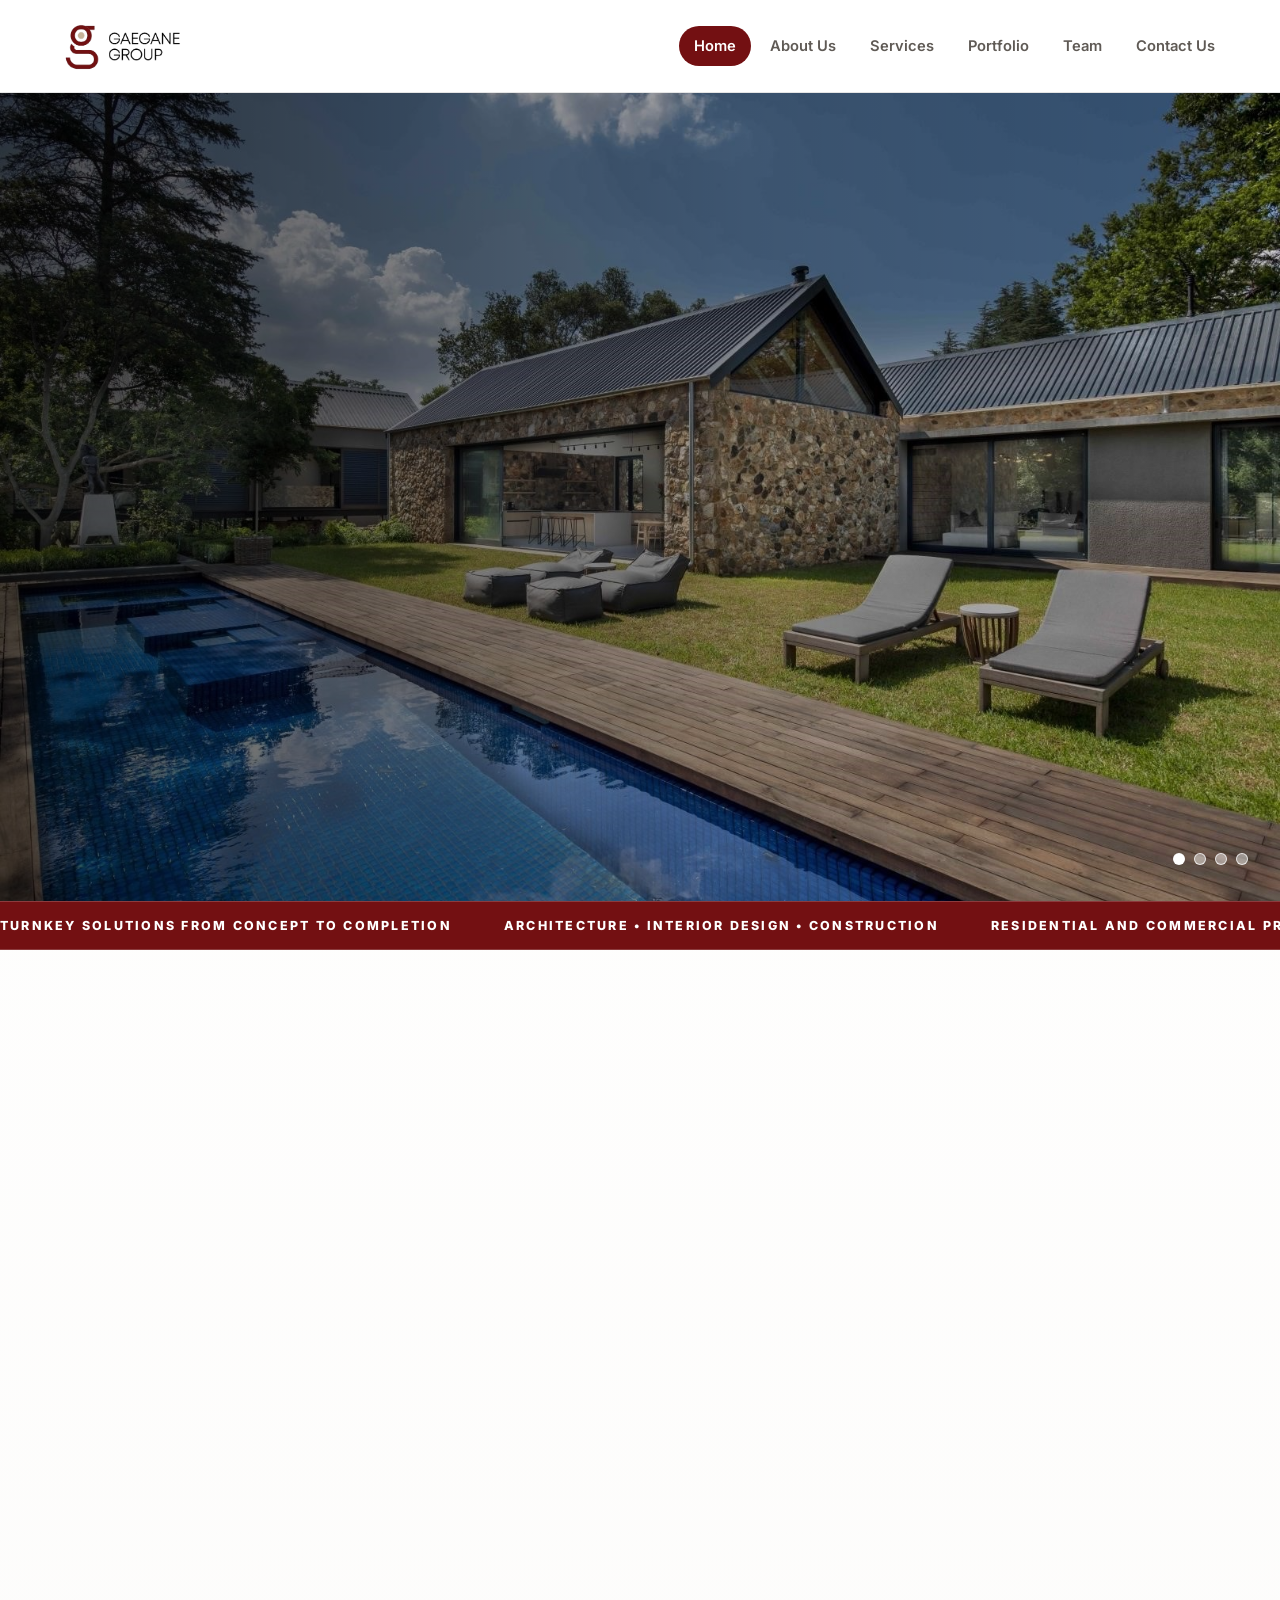
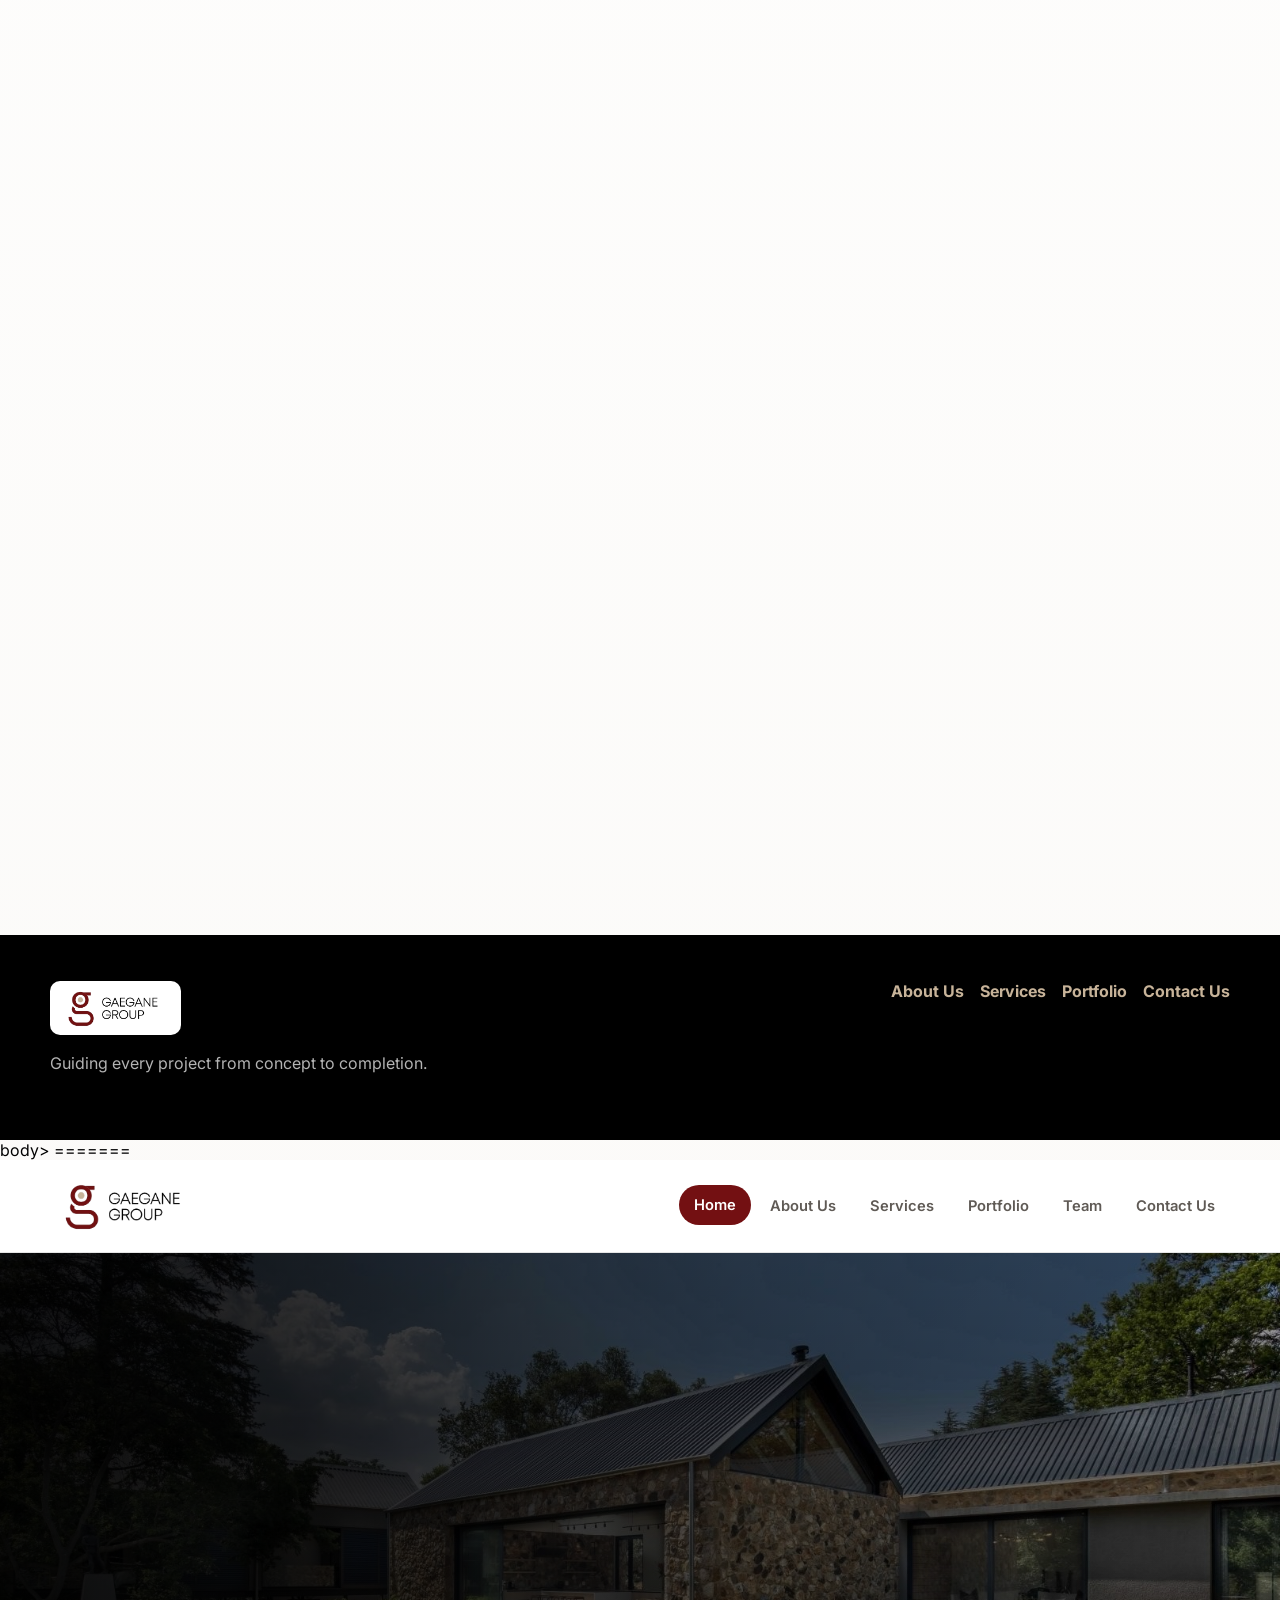
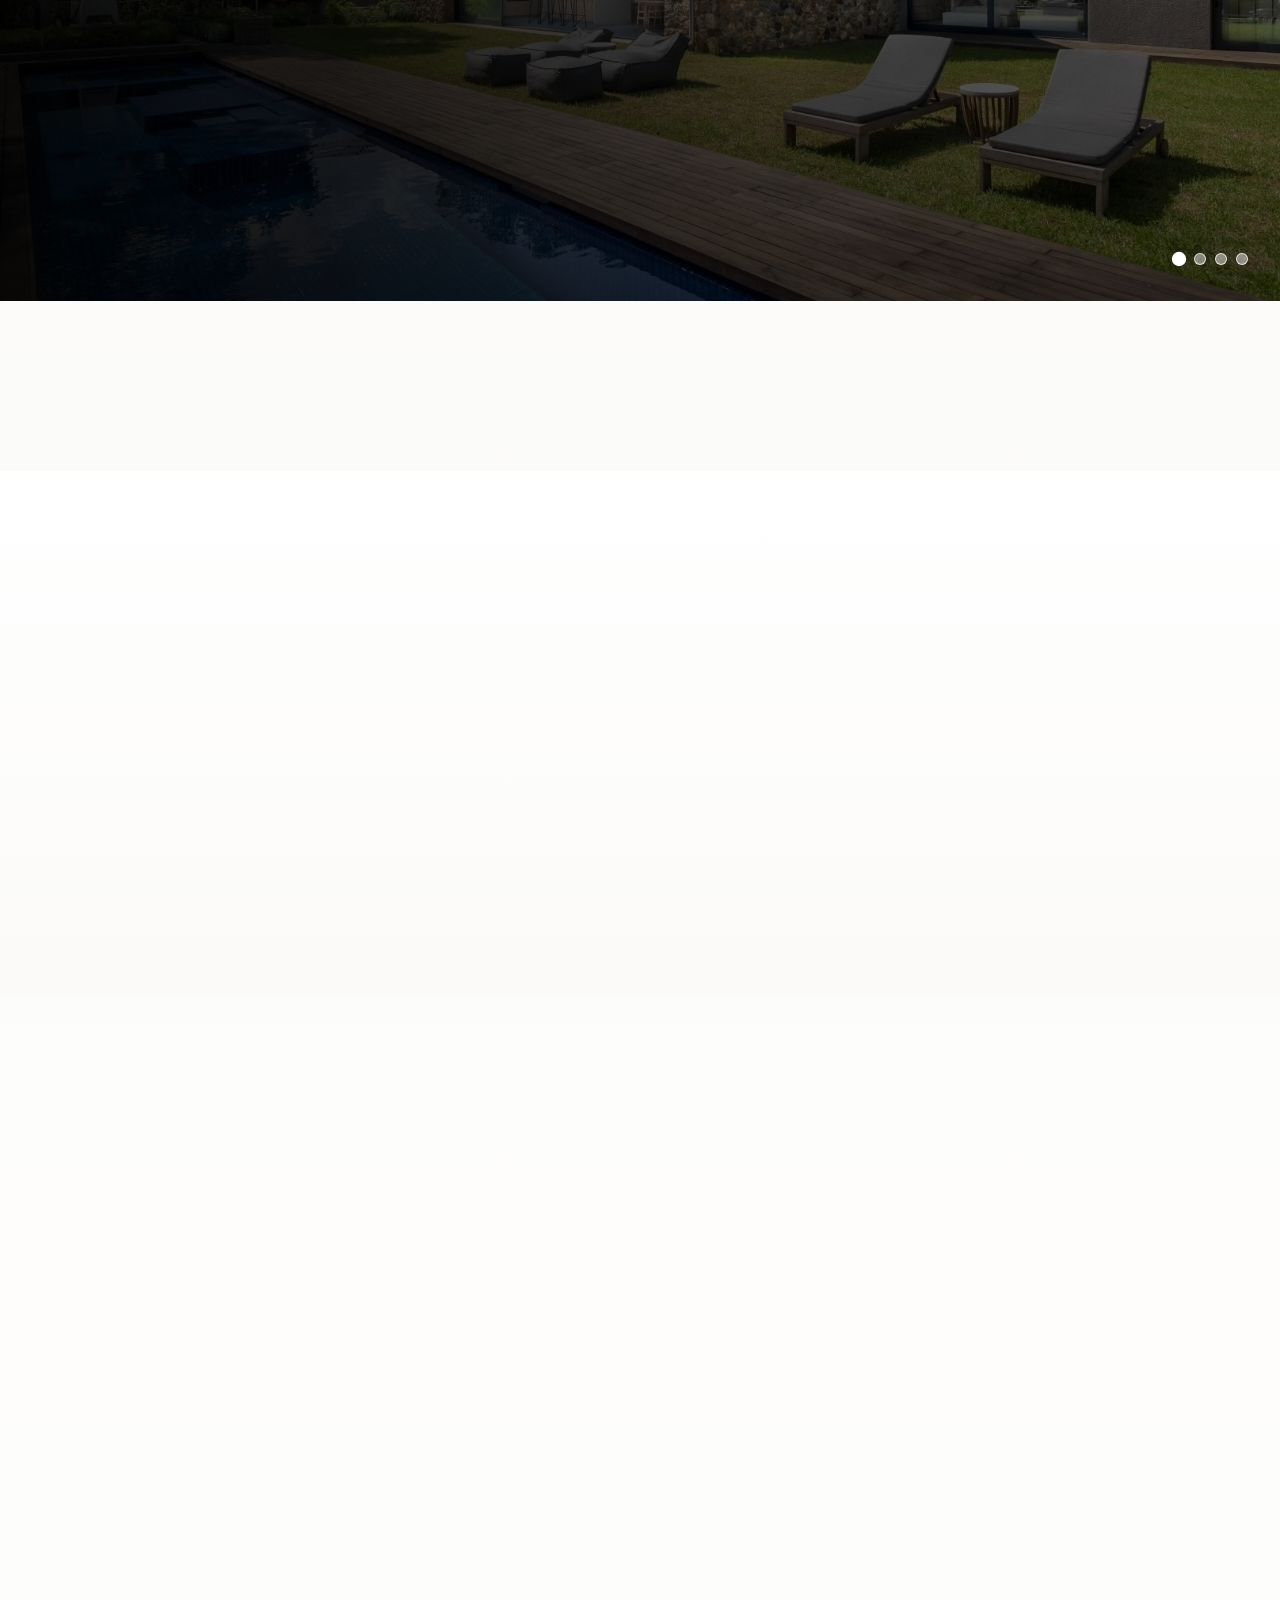
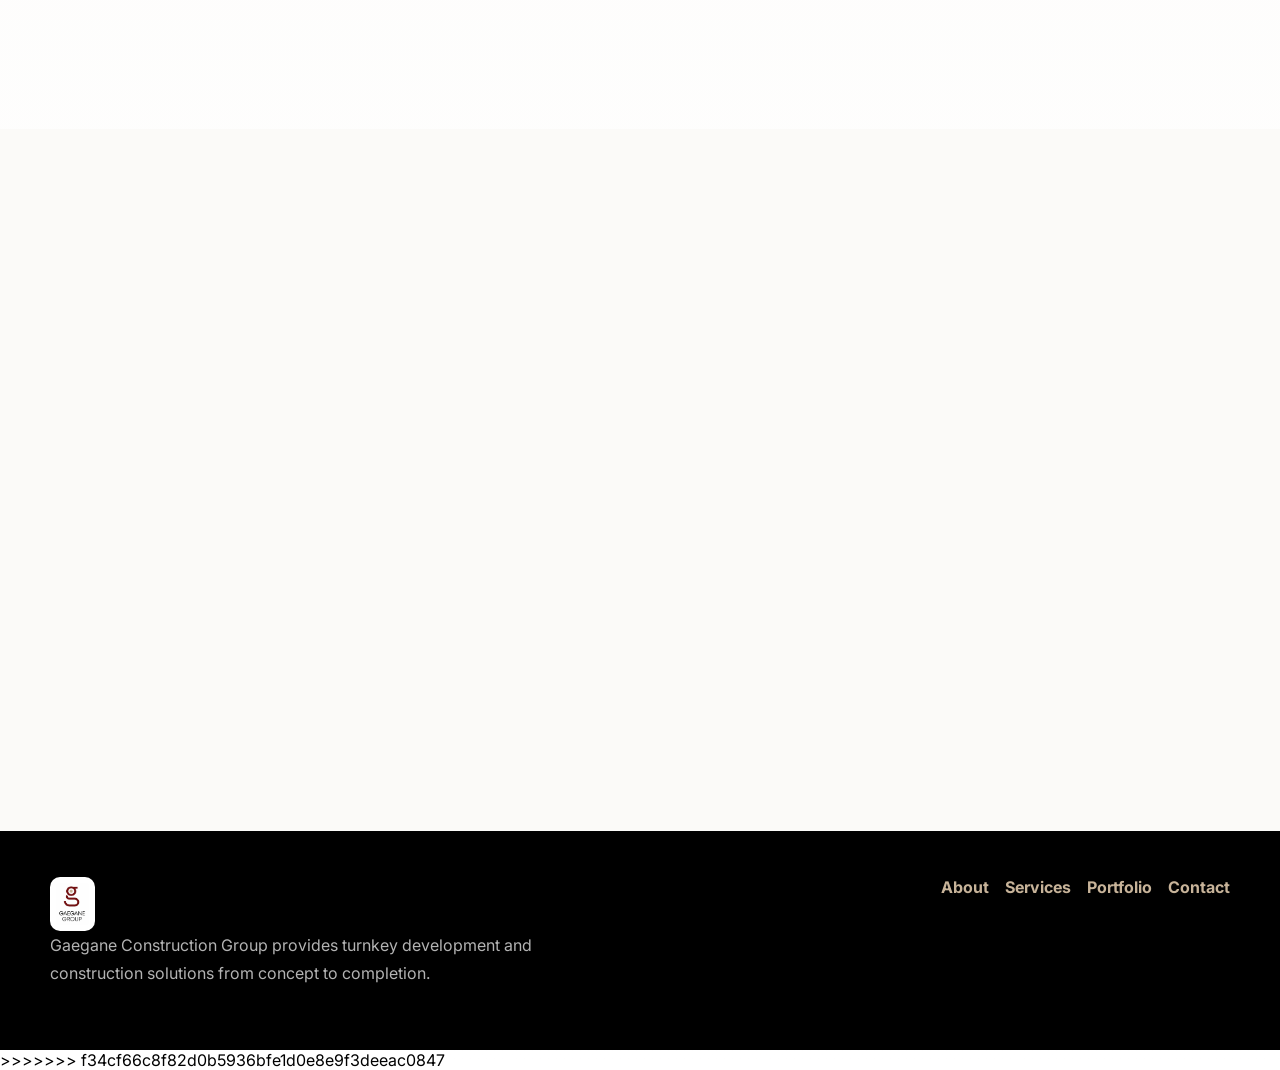
<file: index.html>
<!doctype html>
<html lang="en">
<head>
<meta charset="UTF-8">
<meta name="viewport" content="width=device-width, initial-scale=1.0">
<link rel="preconnect" href="https://fonts.googleapis.com">
<link rel="preconnect" href="https://fonts.gstatic.com" crossorigin>
<link href="https://fonts.googleapis.com/css2?family=Inter:wght@400;500;600;700;800&display=swap" rel="stylesheet">
<link rel="stylesheet" href="assets/css/site.css">
<title>Gaegane Construction Group</title>
</head>
<body data-page="home">
<header class="site-header">
  <div class="container nav">
    <a class="brand" href="index.html" aria-label="Gaegane Group home">
      <img src="assets/images/horizont-bg.png" alt="Gaegane Group logo">
    </a>
    <button class="menu-toggle" type="button" aria-label="Toggle menu" aria-expanded="false" aria-controls="siteNav">
      <span></span><span></span><span></span>
    </button>
    <nav class="nav-links" id="siteNav">
      <a href="index.html" data-page="home">Home</a>
      <a href="about.html" data-page="about">About Us</a>
      <a href="services.html" data-page="services">Services</a>
      <a href="portfolio.html" data-page="portfolio">Portfolio</a>
      <a href="team.html" data-page="team">Team</a>
      <a href="contact.html" data-page="contact">Contact Us</a>
    </nav>
  </div>
</header>
<main>
  <section class="home-hero">
    <div class="hero-slider" aria-label="Featured project slideshow">
      <div class="hero-slide active" style="background-image:url('assets/images/river-outdoor.jpg')"></div>
      <div class="hero-slide" style="background-image:url('assets/images/river-bedroom.jpg')"></div>
      <div class="hero-slide" style="background-image:url('assets/images/diedericks-near.jpg')"></div>
      <div class="hero-slide" style="background-image:url('assets/images/house-africa-bedroom.jpg')"></div>
    </div>
    <div class="hero-overlay">
      <div class="container hero-content reveal">
        <span class="eyebrow">Gaegane Construction Group</span>
        <h1>Integrated development and construction solutions.</h1>
        <p>Gaegane Construction Group is a diverse Development &amp; Construction company specializing in residential and commercial turnkey projects, from concept to completion.</p>
        <div class="btn-row"><a class="btn btn-primary" href="portfolio.html">View Portfolio</a><a class="btn btn-light" href="contact.html">Start a Project</a></div>
      </div>
    </div>
    <div class="hero-dots"><button class="active"></button><button></button><button></button><button></button></div>
  </section>
  <section class="ticker"><div class="ticker-track"><span>Turnkey solutions from concept to completion</span><span>Architecture • Interior Design • Construction</span><span>Residential and commercial projects</span><span>Level 1 B-BBEE contributor</span><span>Seamless client experience</span></div></section>
  <section class="container image-first section reveal">
    <img src="assets/images/river-kitchen.jpg" alt="Gaegane interior architecture project">
    <div class="text-block"><span class="eyebrow">End to end solutions</span><h2>Architecture, interior design and construction coordinated as one process.</h2><p>We provide end to end turnkey solutions, through our integrated project approach. We coordinate architecture, interior design and construction to deliver a seamless client experience.</p><a class="text-link" href="services.html">Explore services</a></div>
  </section>
  <section class="container preview-grid section reveal">
    <article><img src="assets/images/team.jpg" alt="Gaegane team on site"><span class="eyebrow">About Us</span><h3>Focused on providing infrastructure solutions for the development of communities in Africa.</h3><a class="text-link" href="about.html">Read more</a></article>
    <article><img src="assets/images/diedericks-progress-1.jpg" alt="Gaegane construction work in progress"><span class="eyebrow">Portfolio</span><h3>Residential and commercial work delivered with quality, precision and care.</h3><a class="text-link" href="portfolio.html">View work</a></article>
  </section>
</main>
<footer class="footer">
  <div class="container footer-inner">
    <div>
      <a class="footer-brand" href="index.html"><img src="assets/images/horizont-bg.png" alt="Gaegane Group logo"></a>
      <p>Guiding every project from concept to completion.</p>
    </div>
    <div class="footer-links">
      <a href="about.html">About Us</a><a href="services.html">Services</a><a href="portfolio.html">Portfolio</a><a href="contact.html">Contact Us</a>
    </div>
  </div>
</footer>
<script src="assets/js/site.js"></script>
</body>
</html>body>
</html>
=======
<!doctype html><html lang="en"><head><meta charset="UTF-8"><meta name="viewport" content="width=device-width, initial-scale=1.0"><title>Gaegane Construction Group</title><link rel="preconnect" href="https://fonts.googleapis.com"><link rel="preconnect" href="https://fonts.gstatic.com" crossorigin><link href="https://fonts.googleapis.com/css2?family=Inter:wght@400;500;600;700;800&display=swap" rel="stylesheet"><link rel="stylesheet" href="assets/css/site.css"></head><body><header class="site-header">
  <div class="container nav">
    <a class="brand" href="index.html" aria-label="Gaegane Group home"><img src="assets/images/horizont-bg.png" alt="Gaegane Group logo"></a>
    <button class="menu-toggle" type="button" aria-label="Open menu" aria-expanded="false"><span></span><span></span><span></span></button>
    <nav class="nav-links">
      <a href="index.html" class="active">Home</a><a href="about.html" class="">About Us</a><a href="services.html" class="">Services</a><a href="portfolio.html" class="">Portfolio</a><a href="team.html" class="">Team</a><a href="contact.html" class="">Contact Us</a>
    </nav>
  </div>
</header><main>
<section class="hero"><div class="hero-media">
<div class="hero-slide active"><img src="assets/images/river-outdoor.jpg" alt="River Residence outdoor seating area"></div><div class="hero-slide"><img src="assets/images/river-bedroom.jpg" alt="River Residence bedroom"></div><div class="hero-slide"><img src="assets/images/diedericks-near.jpg" alt="House Diedericks nearing completion"></div><div class="hero-slide"><img src="assets/images/house-africa-lounge.jpg" alt="House Africa lounge"></div>
<div class="hero-overlay"><div class="container hero-content reveal"><span class="eyebrow">From concept to completion</span><h1>Integrated development and construction solutions.</h1><p>Gaegane Construction Group is a diverse Development & Construction company specializing in residential and commercial turnkey projects, from concept to completion.</p><div class="btn-row"><a class="btn btn-primary" href="portfolio.html">View Portfolio</a><a class="btn btn-secondary" href="contact.html">Start a Project</a></div></div></div>
<div class="hero-dots"><button class="hero-dot active" type="button" aria-label="Slide 1"></button><button class="hero-dot" type="button" aria-label="Slide 2"></button><button class="hero-dot" type="button" aria-label="Slide 3"></button><button class="hero-dot" type="button" aria-label="Slide 4"></button></div>
</div></section>
<section class="intro-paper"><div class="container intro-grid"><div class="number-label reveal">A seamless client experience</div><div class="reveal"><h2>We coordinate architecture, interior design and construction through one integrated project approach.</h2><p class="lead">We provide end to end turnkey solutions through an integrated project approach that gives each client guidance, structure and clarity throughout the project journey.</p><div class="plain-list"><div class="plain-item">Architecture</div><div class="plain-item">Interior Design</div><div class="plain-item">Construction</div><div class="plain-item">Turnkey Delivery</div></div></div></div></section>
<section class="section"><div class="container split"><div class="image-frame tall reveal"><img src="assets/images/diedericks-progress-2.jpg" alt="Construction project in progress"></div><div class="text-block reveal"><span class="eyebrow">Who we are</span><h2>A turnkey solution from architecture and interior design to construction.</h2><div class="rule"></div><p>Gaegane Construction Group was founded with a focus of providing a Turnkey Solution from Architecture, Interior Design to Construction.</p><p>We work with a highly skilled team of architects, artisans, engineers, technicians and supporting staff which ensure that we provide the perfect balance between aesthetics, function and cost.</p><a class="btn btn-secondary" href="about.html">Read About Us</a></div></div></section>
<section class="section alt"><div class="container"><span class="eyebrow reveal">Selected work</span><h2 class="reveal">Residential and commercial projects shaped around detail.</h2><div class="project-grid"><a class="project-card reveal" href="portfolio.html"><img src="assets/images/diedericks-near-2.jpg" alt="House Diedericks"><div class="project-copy"><h3>House Diedericks</h3><p>Demolished to the foundation to make space for a 4 bedroom, 3 bathroom home.</p></div></a><a class="project-card reveal" href="portfolio.html"><img src="assets/images/house-africa-bedroom.jpg" alt="House Africa"><div class="project-copy"><h3>House Africa</h3><p>Open plan luxe warm tones connected to the main bathroom.</p></div></a><a class="project-card reveal" href="portfolio.html"><img src="assets/images/river-kitchen.jpg" alt="River Residence"><div class="project-copy"><h3>River Residence</h3><p>Open plan luxury designed with timeless style.</p></div></a></div></div></section>
</main><footer class="footer"><div class="container footer-inner"><div><img src="assets/images/logo.jpg" alt="Gaegane Group logo"><p>Gaegane Construction Group provides turnkey development and construction solutions from concept to completion.</p></div><div class="footer-links"><a href="about.html">About</a><a href="services.html">Services</a><a href="portfolio.html">Portfolio</a><a href="contact.html">Contact</a></div></div></footer><script src="assets/js/site.js"></script></body></html>
>>>>>>> f34cf66c8f82d0b5936bfe1d0e8e9f3deeac0847
</file>
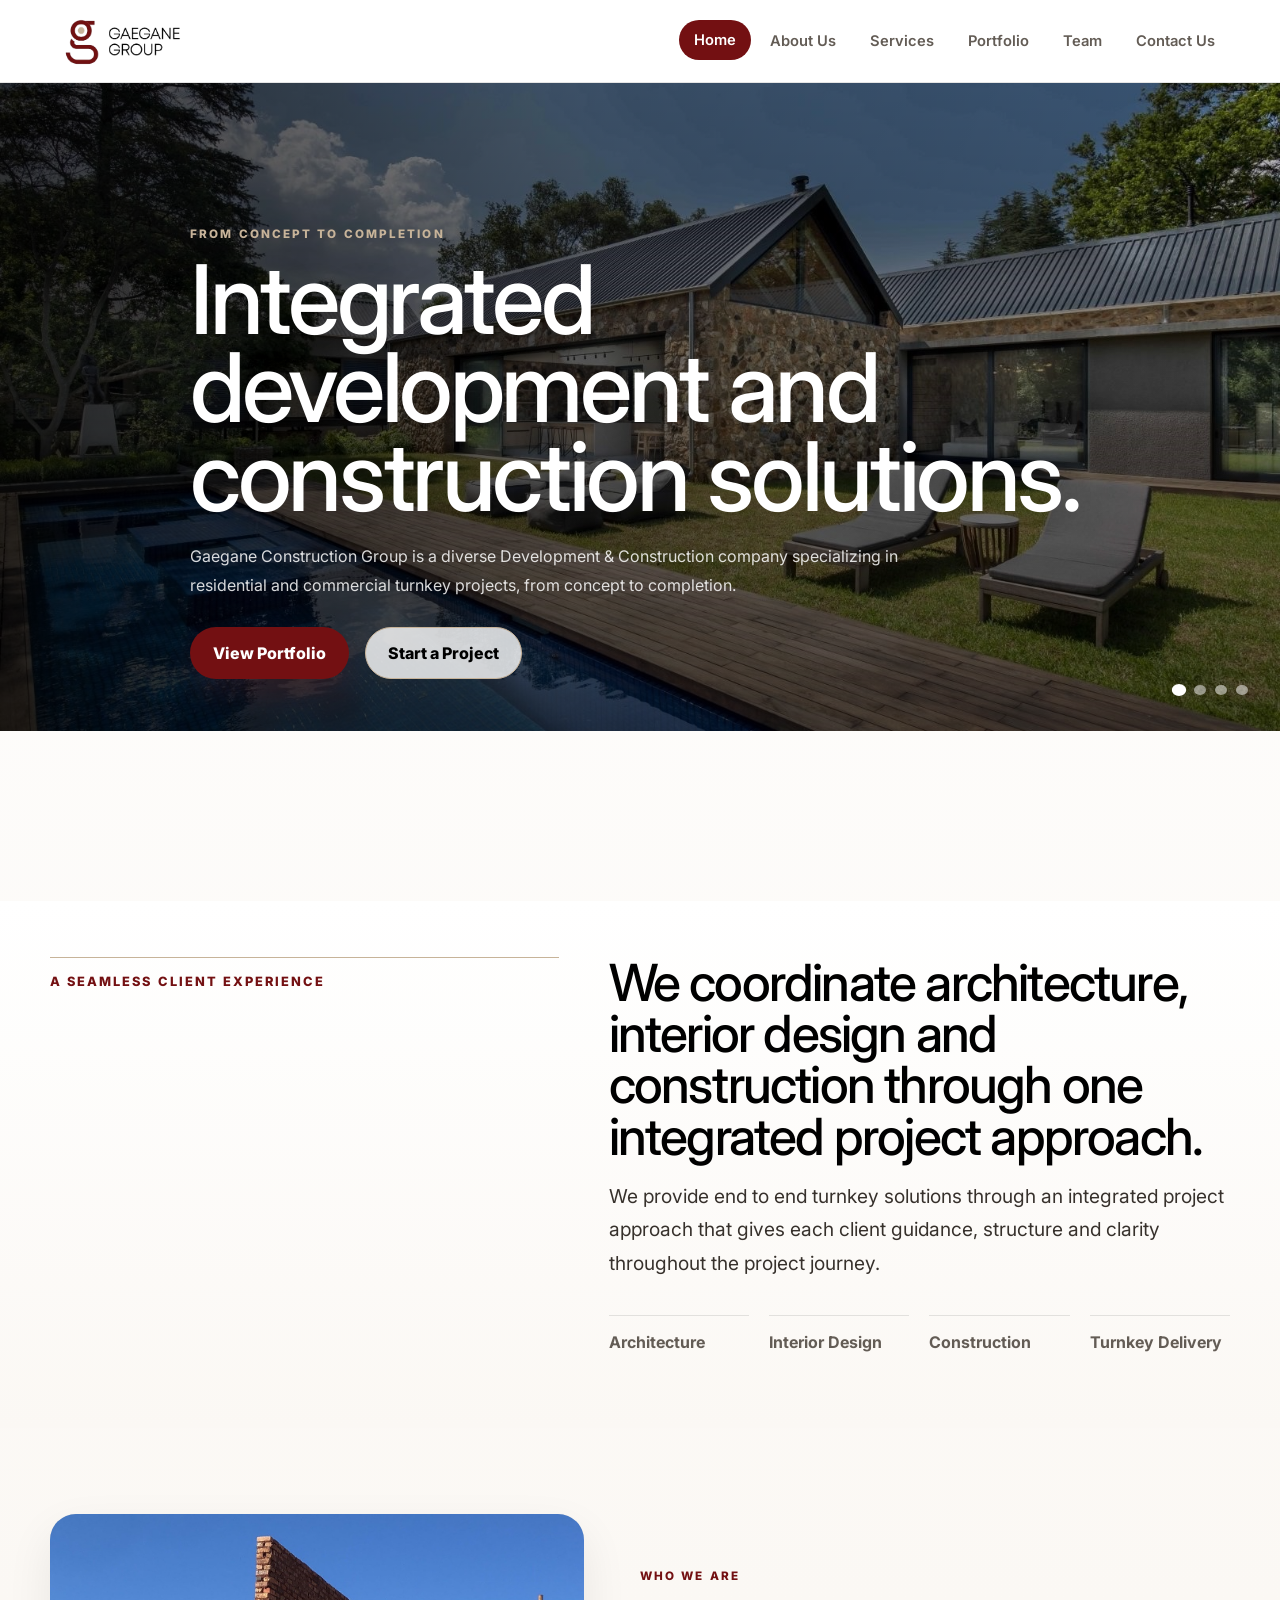
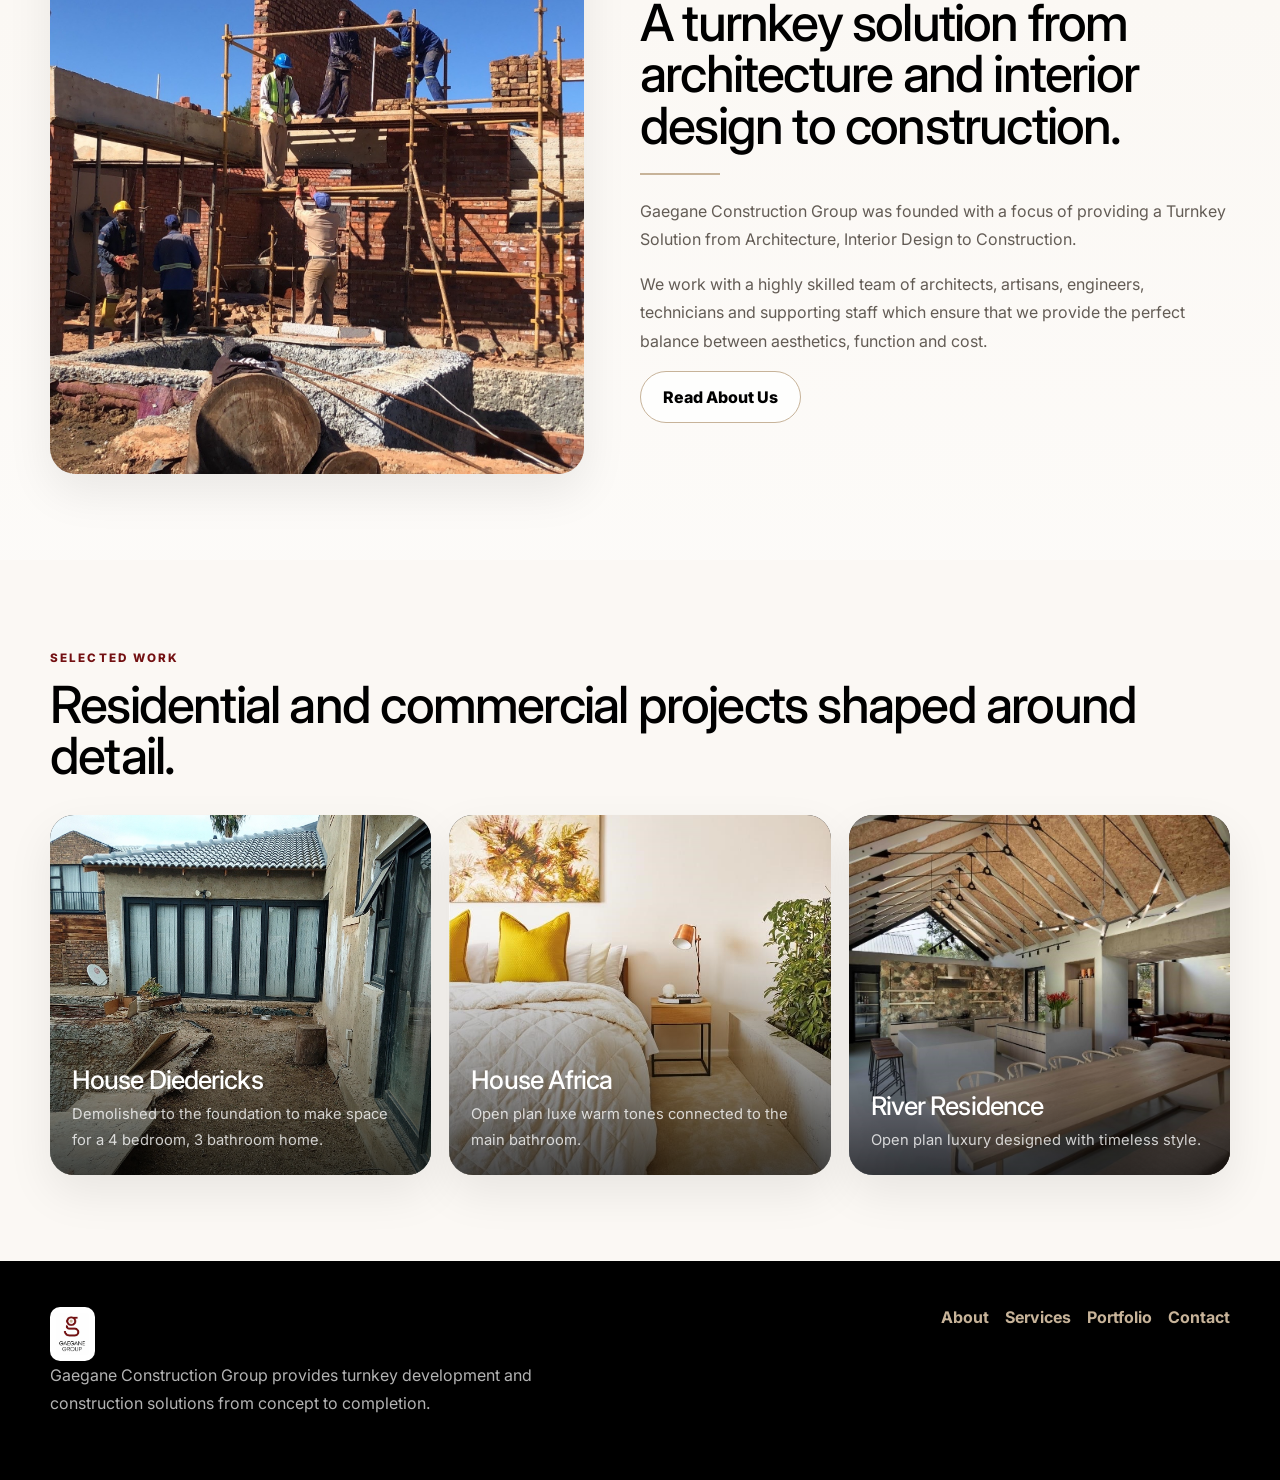
<file: gaegane-multipage-site/index.html>
<!doctype html><html lang="en"><head><meta charset="UTF-8"><meta name="viewport" content="width=device-width, initial-scale=1.0"><title>Gaegane Construction Group</title><link rel="preconnect" href="https://fonts.googleapis.com"><link rel="preconnect" href="https://fonts.gstatic.com" crossorigin><link href="https://fonts.googleapis.com/css2?family=Inter:wght@400;500;600;700;800&display=swap" rel="stylesheet"><link rel="stylesheet" href="assets/css/site.css"></head><body><header class="site-header">
  <div class="container nav">
    <a class="brand" href="index.html" aria-label="Gaegane Group home"><img src="assets/images/horizont-bg.png" alt="Gaegane Group logo"></a>
    <button class="menu-toggle" type="button" aria-label="Open menu" aria-expanded="false"><span></span><span></span><span></span></button>
    <nav class="nav-links">
      <a href="index.html" class="active">Home</a><a href="about.html" class="">About Us</a><a href="services.html" class="">Services</a><a href="portfolio.html" class="">Portfolio</a><a href="team.html" class="">Team</a><a href="contact.html" class="">Contact Us</a>
    </nav>
  </div>
</header><main>
<section class="hero"><div class="hero-media">
<div class="hero-slide active"><img src="assets/images/river-outdoor.jpg" alt="River Residence outdoor seating area"></div><div class="hero-slide"><img src="assets/images/river-bedroom.jpg" alt="River Residence bedroom"></div><div class="hero-slide"><img src="assets/images/diedericks-near.jpg" alt="House Diedericks nearing completion"></div><div class="hero-slide"><img src="assets/images/house-africa-lounge.jpg" alt="House Africa lounge"></div>
<div class="hero-overlay"><div class="container hero-content reveal"><span class="eyebrow">From concept to completion</span><h1>Integrated development and construction solutions.</h1><p>Gaegane Construction Group is a diverse Development & Construction company specializing in residential and commercial turnkey projects, from concept to completion.</p><div class="btn-row"><a class="btn btn-primary" href="portfolio.html">View Portfolio</a><a class="btn btn-secondary" href="contact.html">Start a Project</a></div></div></div>
<div class="hero-dots"><button class="hero-dot active" type="button" aria-label="Slide 1"></button><button class="hero-dot" type="button" aria-label="Slide 2"></button><button class="hero-dot" type="button" aria-label="Slide 3"></button><button class="hero-dot" type="button" aria-label="Slide 4"></button></div>
</div></section>
<section class="intro-paper"><div class="container intro-grid"><div class="number-label reveal">A seamless client experience</div><div class="reveal"><h2>We coordinate architecture, interior design and construction through one integrated project approach.</h2><p class="lead">We provide end to end turnkey solutions through an integrated project approach that gives each client guidance, structure and clarity throughout the project journey.</p><div class="plain-list"><div class="plain-item">Architecture</div><div class="plain-item">Interior Design</div><div class="plain-item">Construction</div><div class="plain-item">Turnkey Delivery</div></div></div></div></section>
<section class="section"><div class="container split"><div class="image-frame tall reveal"><img src="assets/images/diedericks-progress-2.jpg" alt="Construction project in progress"></div><div class="text-block reveal"><span class="eyebrow">Who we are</span><h2>A turnkey solution from architecture and interior design to construction.</h2><div class="rule"></div><p>Gaegane Construction Group was founded with a focus of providing a Turnkey Solution from Architecture, Interior Design to Construction.</p><p>We work with a highly skilled team of architects, artisans, engineers, technicians and supporting staff which ensure that we provide the perfect balance between aesthetics, function and cost.</p><a class="btn btn-secondary" href="about.html">Read About Us</a></div></div></section>
<section class="section alt"><div class="container"><span class="eyebrow reveal">Selected work</span><h2 class="reveal">Residential and commercial projects shaped around detail.</h2><div class="project-grid"><a class="project-card reveal" href="portfolio.html"><img src="assets/images/diedericks-near-2.jpg" alt="House Diedericks"><div class="project-copy"><h3>House Diedericks</h3><p>Demolished to the foundation to make space for a 4 bedroom, 3 bathroom home.</p></div></a><a class="project-card reveal" href="portfolio.html"><img src="assets/images/house-africa-bedroom.jpg" alt="House Africa"><div class="project-copy"><h3>House Africa</h3><p>Open plan luxe warm tones connected to the main bathroom.</p></div></a><a class="project-card reveal" href="portfolio.html"><img src="assets/images/river-kitchen.jpg" alt="River Residence"><div class="project-copy"><h3>River Residence</h3><p>Open plan luxury designed with timeless style.</p></div></a></div></div></section>
</main><footer class="footer"><div class="container footer-inner"><div><img src="assets/images/logo.jpg" alt="Gaegane Group logo"><p>Gaegane Construction Group provides turnkey development and construction solutions from concept to completion.</p></div><div class="footer-links"><a href="about.html">About</a><a href="services.html">Services</a><a href="portfolio.html">Portfolio</a><a href="contact.html">Contact</a></div></div></footer><script src="assets/js/site.js"></script></body></html>
</file>
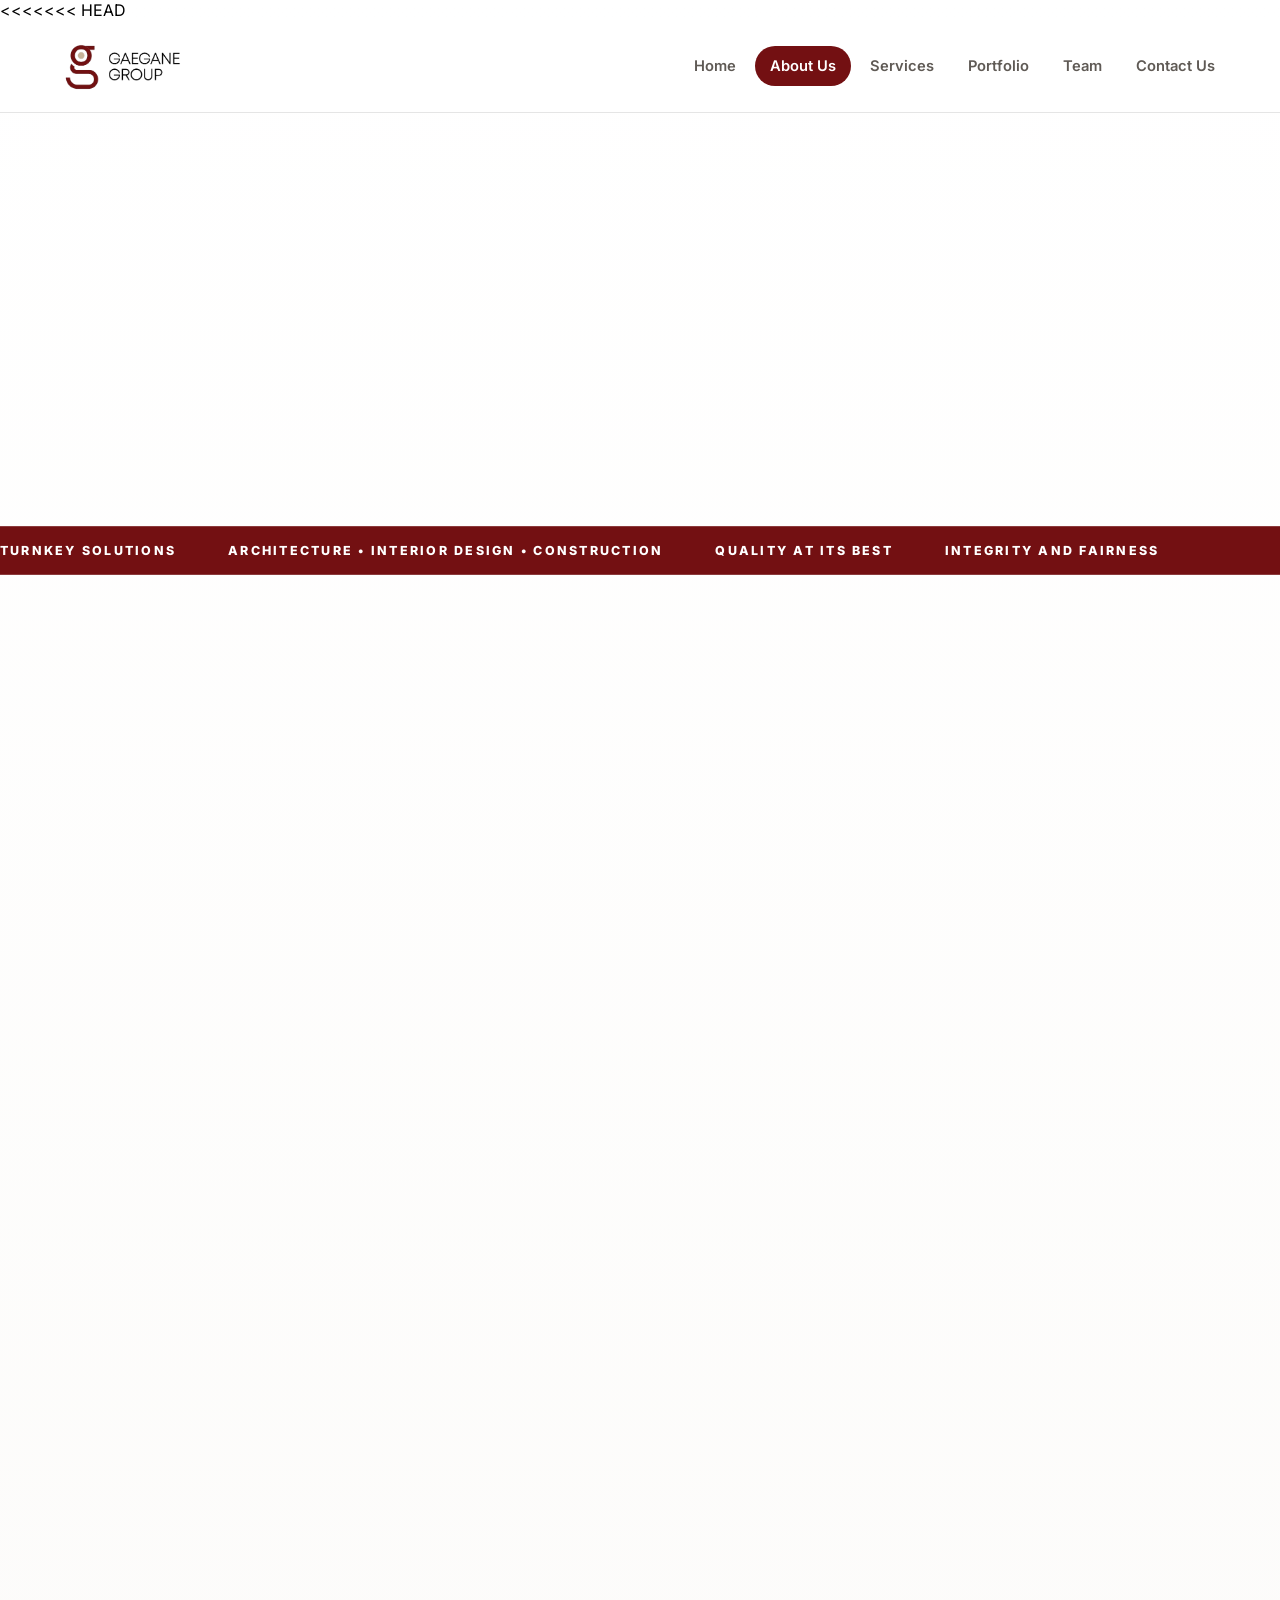
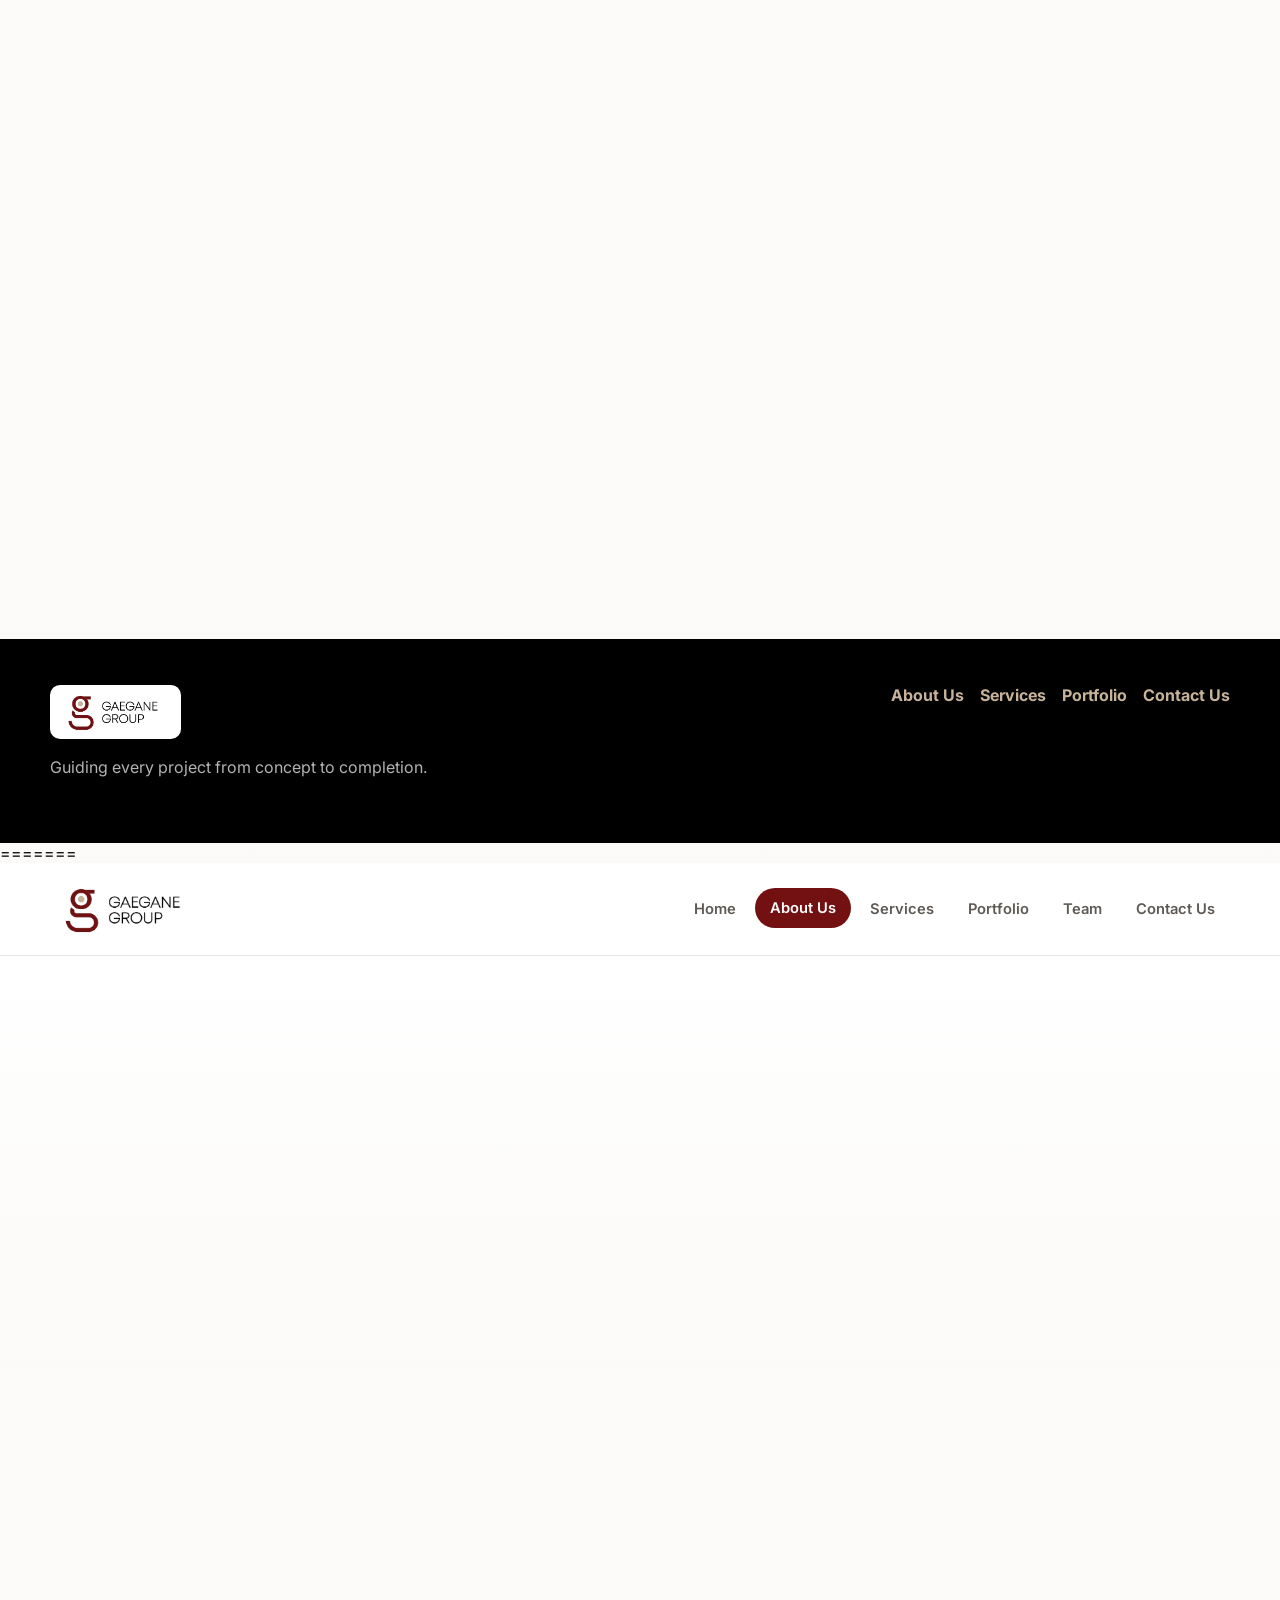
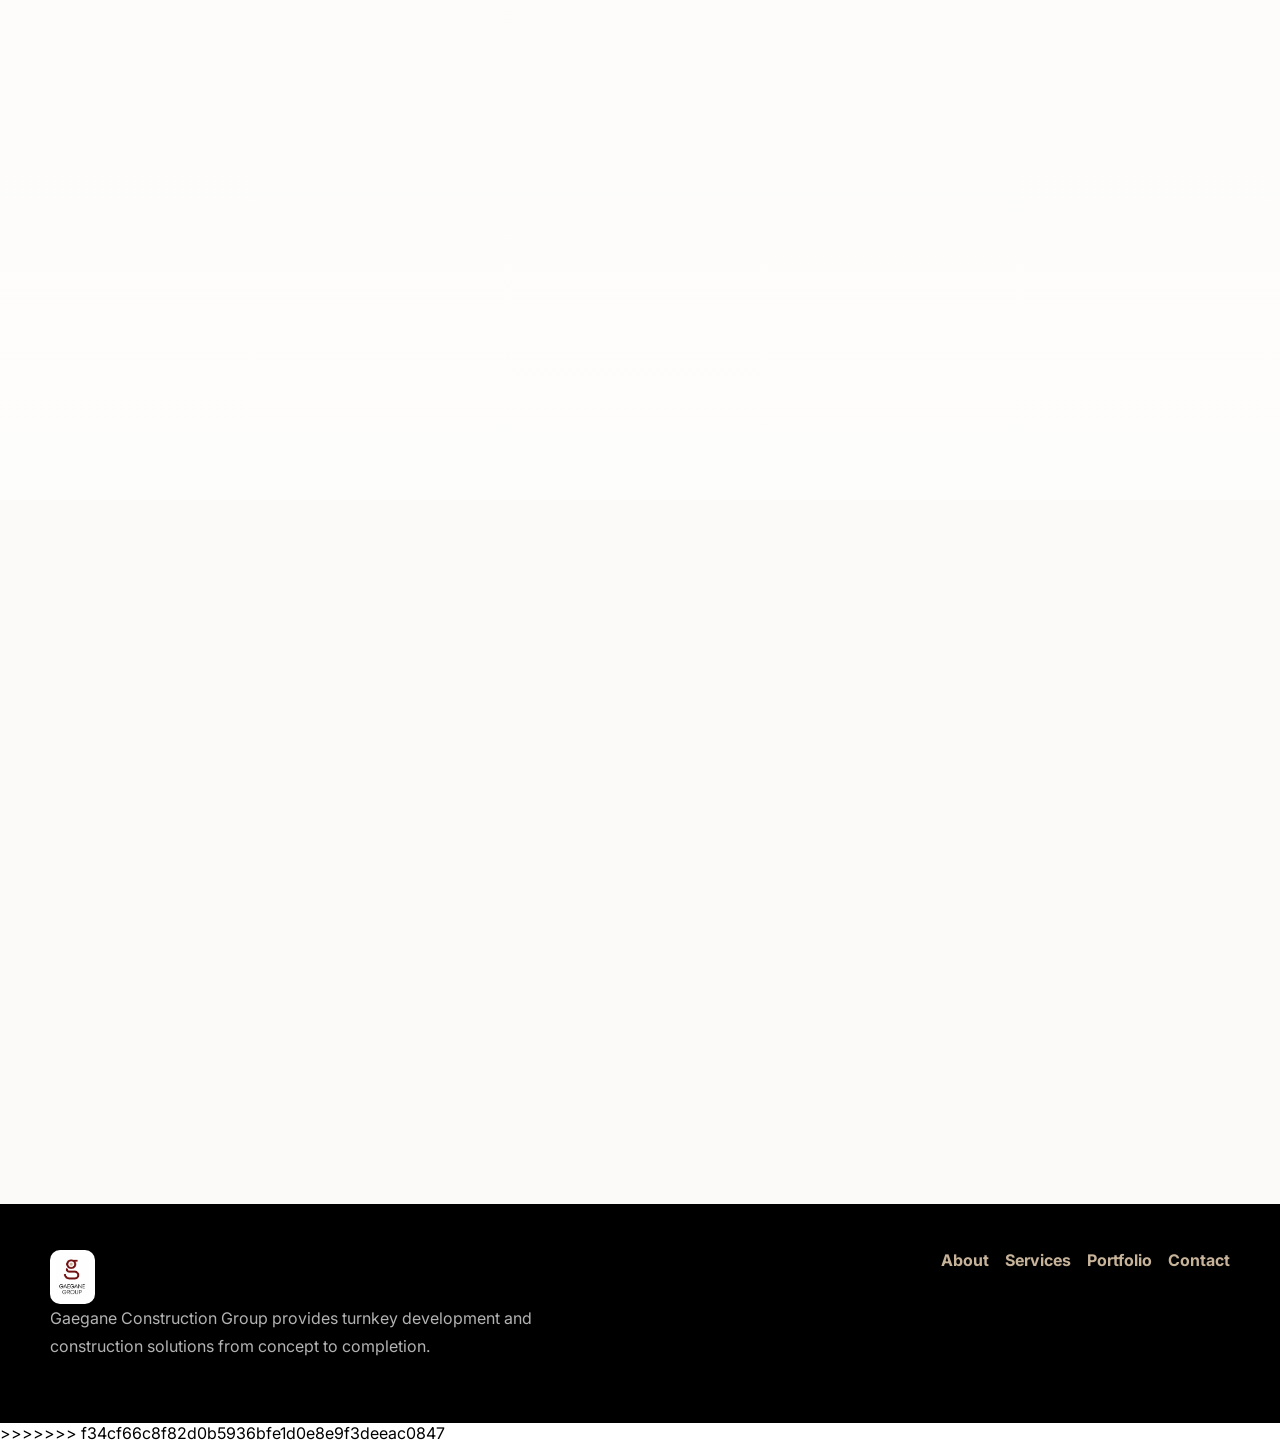
<file: about.html>
<<<<<<< HEAD
<!doctype html>
<html lang="en">
<head>
<meta charset="UTF-8">
<meta name="viewport" content="width=device-width, initial-scale=1.0">
<link rel="preconnect" href="https://fonts.googleapis.com">
<link rel="preconnect" href="https://fonts.gstatic.com" crossorigin>
<link href="https://fonts.googleapis.com/css2?family=Inter:wght@400;500;600;700;800&display=swap" rel="stylesheet">
<link rel="stylesheet" href="assets/css/site.css">
<title>About Us | Gaegane Construction Group</title>
</head>
<body data-page="about">
<header class="site-header">
  <div class="container nav">
    <a class="brand" href="index.html" aria-label="Gaegane Group home">
      <img src="assets/images/horizont-bg.png" alt="Gaegane Group logo">
    </a>
    <button class="menu-toggle" type="button" aria-label="Toggle menu" aria-expanded="false" aria-controls="siteNav">
      <span></span><span></span><span></span>
    </button>
    <nav class="nav-links" id="siteNav">
      <a href="index.html" data-page="home">Home</a>
      <a href="about.html" data-page="about">About Us</a>
      <a href="services.html" data-page="services">Services</a>
      <a href="portfolio.html" data-page="portfolio">Portfolio</a>
      <a href="team.html" data-page="team">Team</a>
      <a href="contact.html" data-page="contact">Contact Us</a>
    </nav>
  </div>
</header>
<main>
  <section class="page-hero container reveal"><span class="eyebrow">About Us</span><h1>A diverse Development &amp; Construction company.</h1><p>Gaegane Construction Group was founded with a focus of providing a Turnkey Solution from Architecture, Interior Design to Construction.</p></section>
  <section class="ticker"><div class="ticker-track"><span>Turnkey solutions</span><span>Architecture • Interior Design • Construction</span><span>Quality at its best</span><span>Integrity and fairness</span></div></section>
  <section class="container image-first section reveal"><img src="assets/images/team.jpg" alt="Gaegane Construction Group team"><div class="text-block"><span class="eyebrow">Who we are</span><h2>We provide the perfect balance between aesthetics, function and cost.</h2><p>We work with a highly skilled team of architects, artisans, engineers, technicians and supporting staff which ensure that we provide the perfect balance between aesthetics, function and cost.</p><p>Focused on providing infrastructure solutions for the development of communities in Africa, enhancing lives by creating opportunities through infrastructure development.</p></div></section>
  <section class="container image-first section reverse reveal"><img src="assets/images/diedericks-stairs.jpg" alt="Construction team working on site"><div class="text-block"><span class="eyebrow">B-BBEE &amp; Transformation</span><h2>Committed to meaningful representation and practical onsite training.</h2><p>We are committed to a Broad-Based Black Economic Empowerment (B-BBEE), with a comprehensive strategy that aims to achieve meaningful representation of black people at ownership, senior executive, and employment level.</p><p>Continuously empowering people through practical, onsite training, and providing employment opportunities to people living in the surrounding areas of our sites.</p><p><strong>We are a Level 1 B-BBEE contributor.</strong></p></div></section>
</main>
<footer class="footer">
  <div class="container footer-inner">
    <div>
      <a class="footer-brand" href="index.html"><img src="assets/images/horizont-bg.png" alt="Gaegane Group logo"></a>
      <p>Guiding every project from concept to completion.</p>
    </div>
    <div class="footer-links">
      <a href="about.html">About Us</a><a href="services.html">Services</a><a href="portfolio.html">Portfolio</a><a href="contact.html">Contact Us</a>
    </div>
  </div>
</footer>
<script src="assets/js/site.js"></script>
</body>
</html>
=======
<!doctype html><html lang="en"><head><meta charset="UTF-8"><meta name="viewport" content="width=device-width, initial-scale=1.0"><title>About Us — Gaegane Construction Group</title><link rel="preconnect" href="https://fonts.googleapis.com"><link rel="preconnect" href="https://fonts.gstatic.com" crossorigin><link href="https://fonts.googleapis.com/css2?family=Inter:wght@400;500;600;700;800&display=swap" rel="stylesheet"><link rel="stylesheet" href="assets/css/site.css"></head><body><header class="site-header">
  <div class="container nav">
    <a class="brand" href="index.html" aria-label="Gaegane Group home"><img src="assets/images/horizont-bg.png" alt="Gaegane Group logo"></a>
    <button class="menu-toggle" type="button" aria-label="Open menu" aria-expanded="false"><span></span><span></span><span></span></button>
    <nav class="nav-links">
      <a href="index.html" class="">Home</a><a href="about.html" class="active">About Us</a><a href="services.html" class="">Services</a><a href="portfolio.html" class="">Portfolio</a><a href="team.html" class="">Team</a><a href="contact.html" class="">Contact Us</a>
    </nav>
  </div>
</header><main><section class="page-hero"><div class="container reveal"><span class="eyebrow">About Us</span><h1>A diverse Development & Construction company.</h1><p class="lead">Gaegane Construction Group was founded with a focus of providing a Turnkey Solution from Architecture, Interior Design to Construction.</p></div></section><section class="section"><div class="container split"><div class="text-block reveal"><h2>We provide the perfect balance between aesthetics, function and cost.</h2><div class="rule"></div><p>We work with a highly skilled team of architects, artisans, engineers, technicians and supporting staff which ensure that we provide the perfect balance between aesthetics, function and cost.</p><p>Focused on providing infrastructure solutions for the development of communities in Africa, enhancing lives by creating opportunities through infrastructure development.</p><p>We pride ourselves in providing cost-effective solutions which benefit both the client and stakeholder.</p></div><div class="image-frame tall reveal"><img src="assets/images/team.jpg" alt="Gaegane team"></div></div></section><section class="section alt"><div class="container split reverse"><div class="image-frame reveal"><img src="assets/images/trench.jpg" alt="Infrastructure work"></div><div class="text-block reveal"><span class="eyebrow">B-BBEE & Transformation</span><h2>We are a Level 1 B-BBEE contributor.</h2><div class="rule"></div><p>We are committed to a Broad-Based Black Economic Empowerment (B-BBEE), with a comprehensive strategy that aims to achieve meaningful representation of black people at ownership, senior executive, and employment level.</p><p>Continuously empowering people through practical, onsite training, and providing employment opportunities to people living in the surrounding areas of our sites.</p><div class="values"><span class="value">Customer Service</span><span class="value">Integrity and Fairness</span><span class="value">Safety</span><span class="value">Quality at its best</span></div></div></div></section></main><footer class="footer"><div class="container footer-inner"><div><img src="assets/images/logo.jpg" alt="Gaegane Group logo"><p>Gaegane Construction Group provides turnkey development and construction solutions from concept to completion.</p></div><div class="footer-links"><a href="about.html">About</a><a href="services.html">Services</a><a href="portfolio.html">Portfolio</a><a href="contact.html">Contact</a></div></div></footer><script src="assets/js/site.js"></script></body></html>
>>>>>>> f34cf66c8f82d0b5936bfe1d0e8e9f3deeac0847
</file>
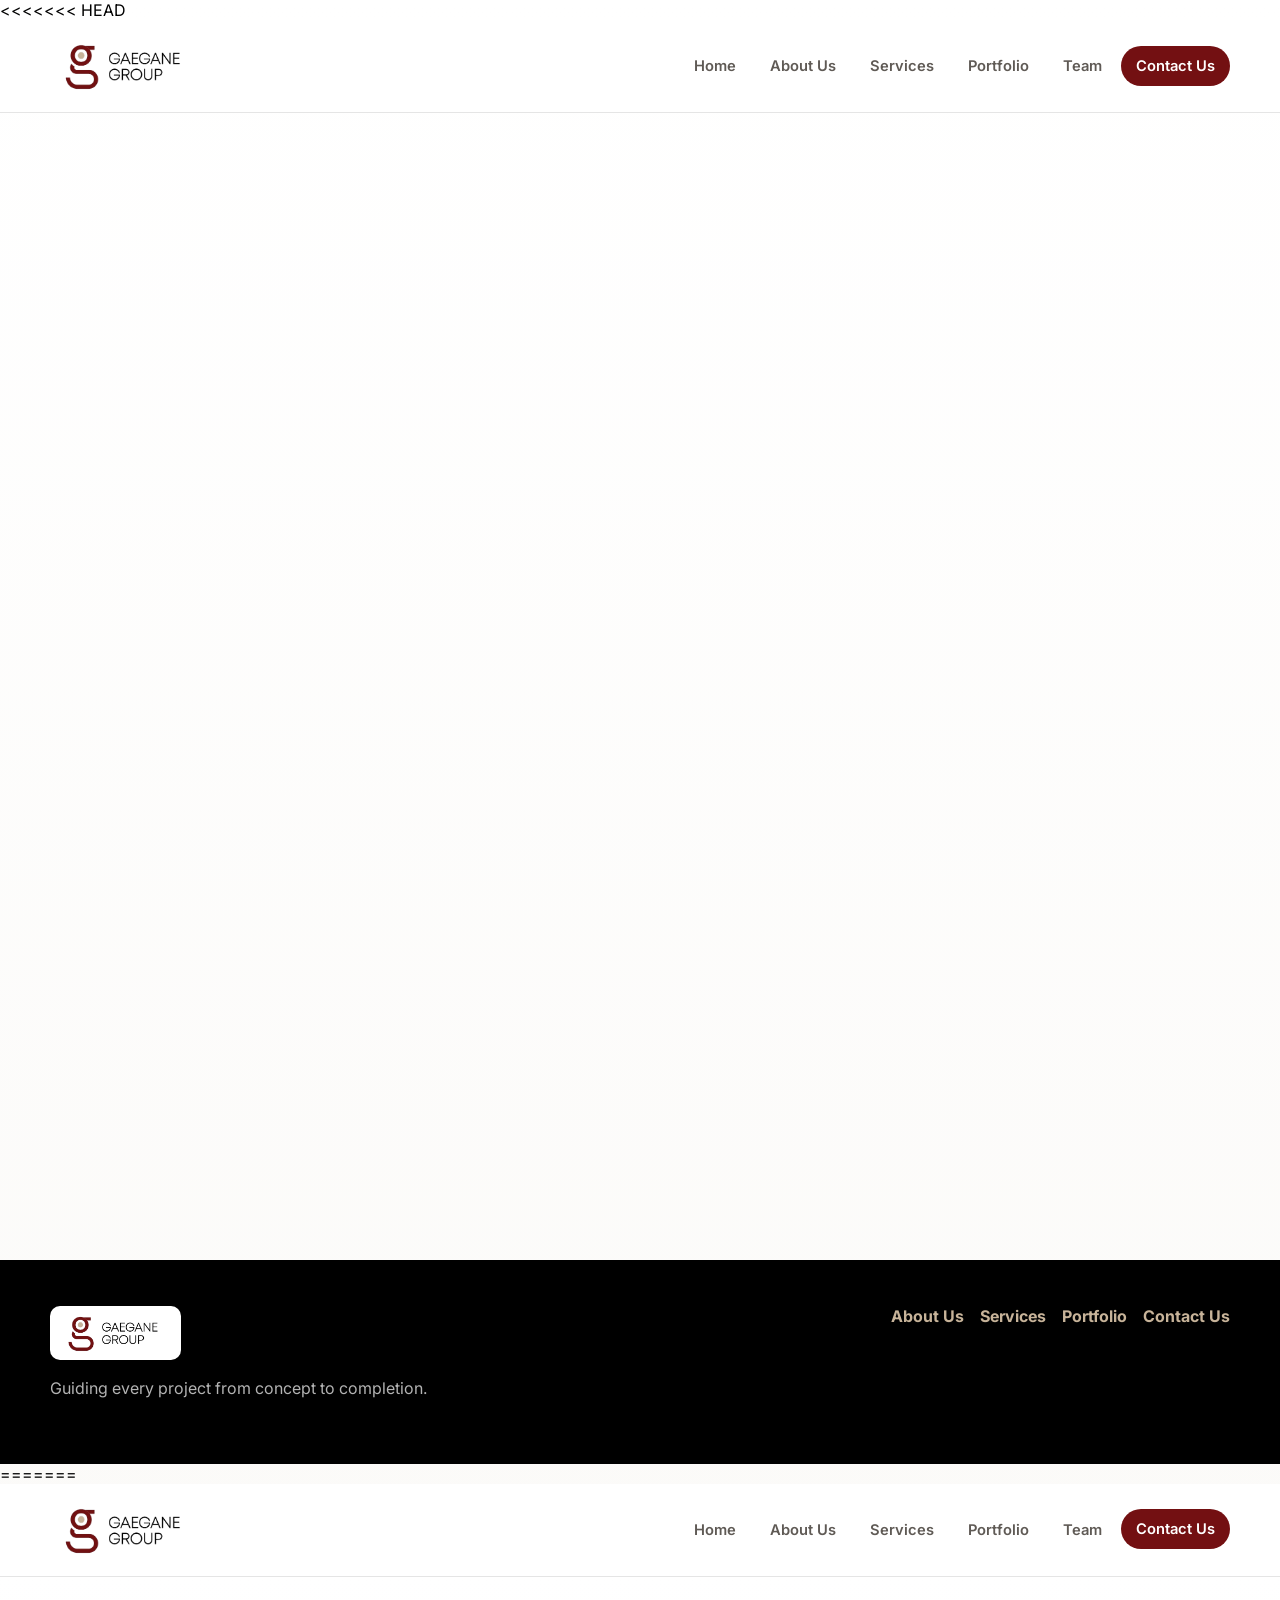
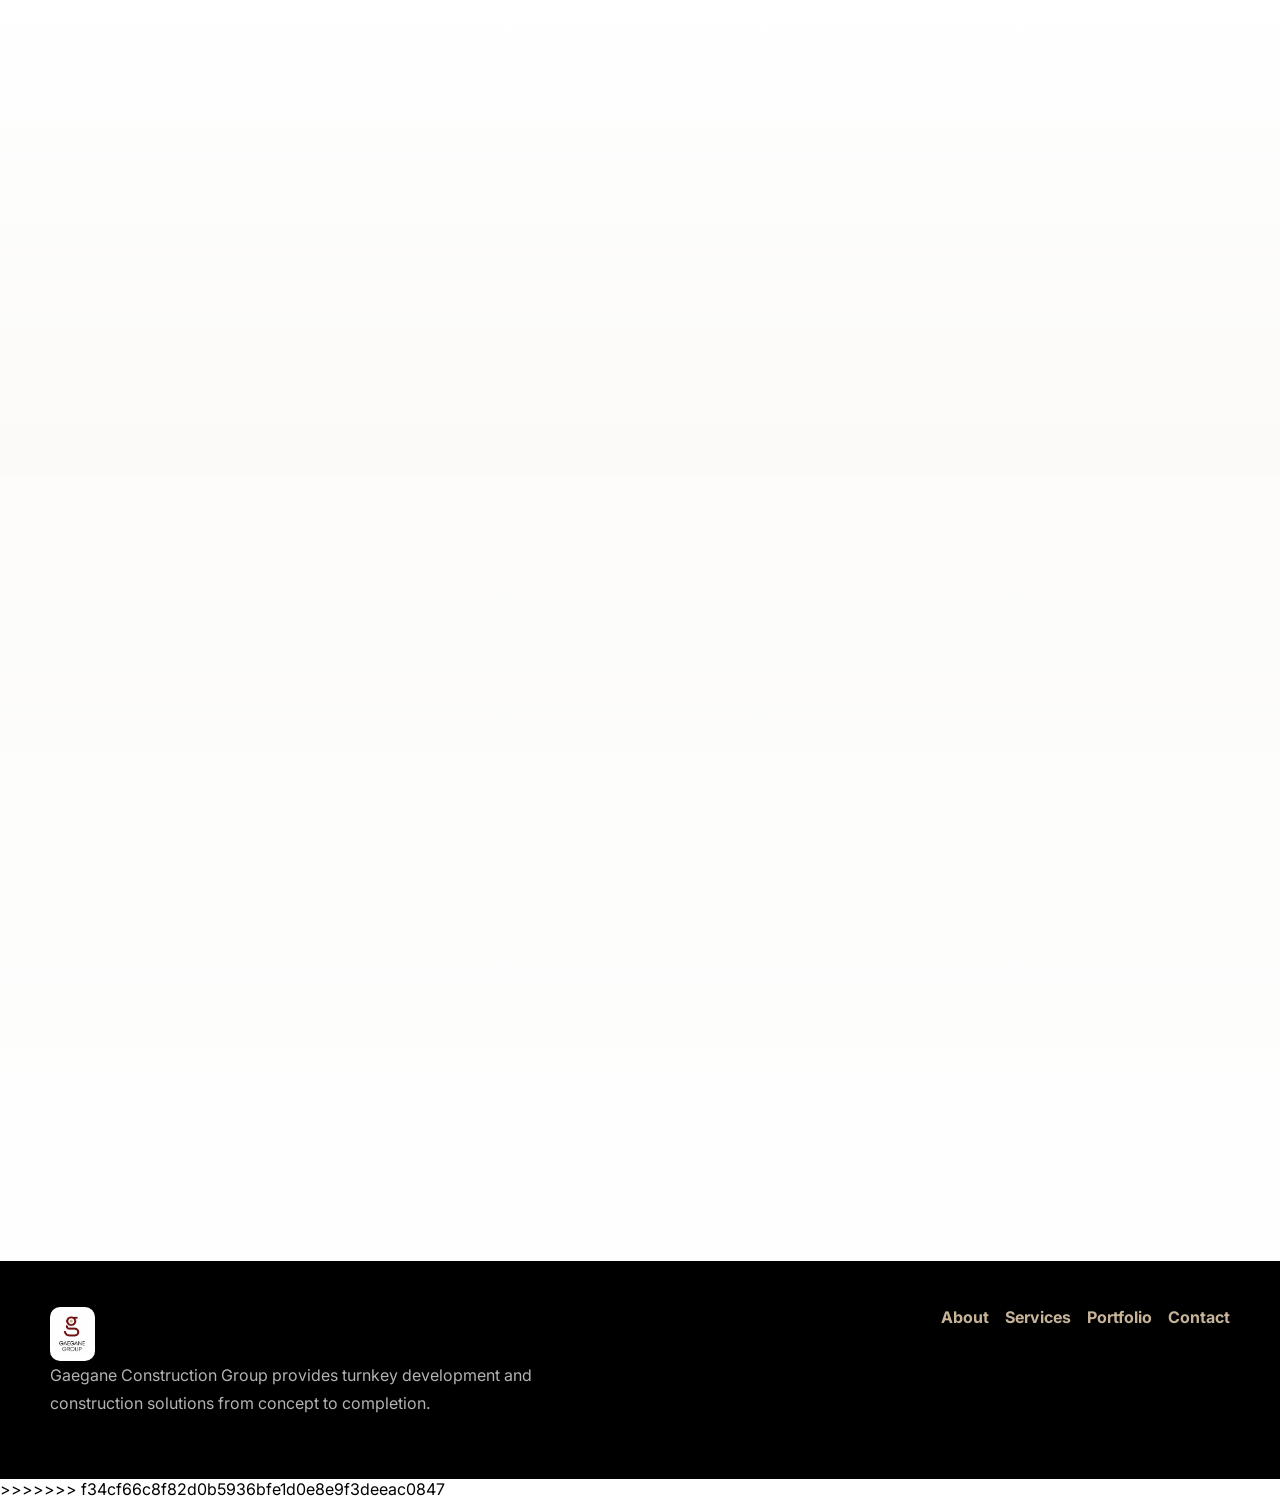
<file: contact.html>
<<<<<<< HEAD
<!doctype html>
<html lang="en">
<head>
<meta charset="UTF-8">
<meta name="viewport" content="width=device-width, initial-scale=1.0">
<link rel="preconnect" href="https://fonts.googleapis.com">
<link rel="preconnect" href="https://fonts.gstatic.com" crossorigin>
<link href="https://fonts.googleapis.com/css2?family=Inter:wght@400;500;600;700;800&display=swap" rel="stylesheet">
<link rel="stylesheet" href="assets/css/site.css">
<title>Contact Us | Gaegane Construction Group</title>
</head>
<body data-page="contact">
<header class="site-header">
  <div class="container nav">
    <a class="brand" href="index.html" aria-label="Gaegane Group home">
      <img src="assets/images/horizont-bg.png" alt="Gaegane Group logo">
    </a>
    <button class="menu-toggle" type="button" aria-label="Toggle menu" aria-expanded="false" aria-controls="siteNav">
      <span></span><span></span><span></span>
    </button>
    <nav class="nav-links" id="siteNav">
      <a href="index.html" data-page="home">Home</a>
      <a href="about.html" data-page="about">About Us</a>
      <a href="services.html" data-page="services">Services</a>
      <a href="portfolio.html" data-page="portfolio">Portfolio</a>
      <a href="team.html" data-page="team">Team</a>
      <a href="contact.html" data-page="contact">Contact Us</a>
    </nav>
  </div>
</header>
<main>
  <section class="page-hero container reveal"><span class="eyebrow">Contact Us</span><h1>Start your project journey.</h1><p>Share your project information and the team will respond with the next steps.</p></section>
  <section class="container contact-layout section reveal">
    <form class="contact-form"><div class="form-row"><label>First Name<input type="text" name="first-name"></label><label>Last Name<input type="text" name="last-name"></label></div><div class="form-row"><label>Email<input type="email" name="email"></label><label>Phone Number<input type="tel" name="phone"></label></div><label>Information on your project<textarea name="project" rows="6"></textarea></label><button class="btn btn-primary" type="submit">Submit</button></form>
    <div class="contact-details"><img src="assets/images/river-outdoor.jpg" alt="Gaegane residential project"><div class="text-block"><span class="eyebrow">Address</span><p>Workshop17 Firestation<br>16 Baker Street, Rosebank<br>Johannesburg, 2196</p><p><strong>Telephone:</strong> 010 493 6109</p><p><strong>Email:</strong> info@gaeganegroup.co.za</p></div></div>
  </section>
</main>
<footer class="footer">
  <div class="container footer-inner">
    <div>
      <a class="footer-brand" href="index.html"><img src="assets/images/horizont-bg.png" alt="Gaegane Group logo"></a>
      <p>Guiding every project from concept to completion.</p>
    </div>
    <div class="footer-links">
      <a href="about.html">About Us</a><a href="services.html">Services</a><a href="portfolio.html">Portfolio</a><a href="contact.html">Contact Us</a>
    </div>
  </div>
</footer>
<script src="assets/js/site.js"></script>
</body>
</html>
=======
<!doctype html><html lang="en"><head><meta charset="UTF-8"><meta name="viewport" content="width=device-width, initial-scale=1.0"><title>Contact Us — Gaegane Construction Group</title><link rel="preconnect" href="https://fonts.googleapis.com"><link rel="preconnect" href="https://fonts.gstatic.com" crossorigin><link href="https://fonts.googleapis.com/css2?family=Inter:wght@400;500;600;700;800&display=swap" rel="stylesheet"><link rel="stylesheet" href="assets/css/site.css"></head><body><header class="site-header">
  <div class="container nav">
    <a class="brand" href="index.html" aria-label="Gaegane Group home"><img src="assets/images/horizont-bg.png" alt="Gaegane Group logo"></a>
    <button class="menu-toggle" type="button" aria-label="Open menu" aria-expanded="false"><span></span><span></span><span></span></button>
    <nav class="nav-links">
      <a href="index.html" class="">Home</a><a href="about.html" class="">About Us</a><a href="services.html" class="">Services</a><a href="portfolio.html" class="">Portfolio</a><a href="team.html" class="">Team</a><a href="contact.html" class="active">Contact Us</a>
    </nav>
  </div>
</header><main><section class="page-hero"><div class="container reveal"><span class="eyebrow">Contact Us</span><h1>Start a project with Gaegane Construction Group.</h1><p class="lead">Send your project details and the team will connect with you about your residential, commercial, architecture or construction requirements.</p></div></section><section class="section"><div class="container contact-grid"><form class="form reveal"><input type="text" placeholder="First Name" aria-label="First Name"><input type="text" placeholder="Last Name" aria-label="Last Name"><input type="email" placeholder="Email" aria-label="Email"><input type="tel" placeholder="Phone Number" aria-label="Phone Number"><textarea placeholder="Information on your project" aria-label="Information on your project"></textarea><button class="btn btn-primary" type="submit">Submit</button></form><div class="contact-card reveal"><span class="eyebrow" style="color:var(--gold)">Contact Details</span><h2 style="color:#fff">Workshop17 Firestation</h2><p>16 Baker Street, Rosebank<br>Johannesburg, 2196</p><p>Telephone: <a href="tel:+27104936109">010 493 6109</a></p><p>Email: <a href="mailto:info@gaeganegroup.co.za">info@gaeganegroup.co.za</a></p><div class="map-placeholder">Map Area</div></div></div></section></main><footer class="footer"><div class="container footer-inner"><div><img src="assets/images/logo.jpg" alt="Gaegane Group logo"><p>Gaegane Construction Group provides turnkey development and construction solutions from concept to completion.</p></div><div class="footer-links"><a href="about.html">About</a><a href="services.html">Services</a><a href="portfolio.html">Portfolio</a><a href="contact.html">Contact</a></div></div></footer><script src="assets/js/site.js"></script></body></html>
>>>>>>> f34cf66c8f82d0b5936bfe1d0e8e9f3deeac0847
</file>
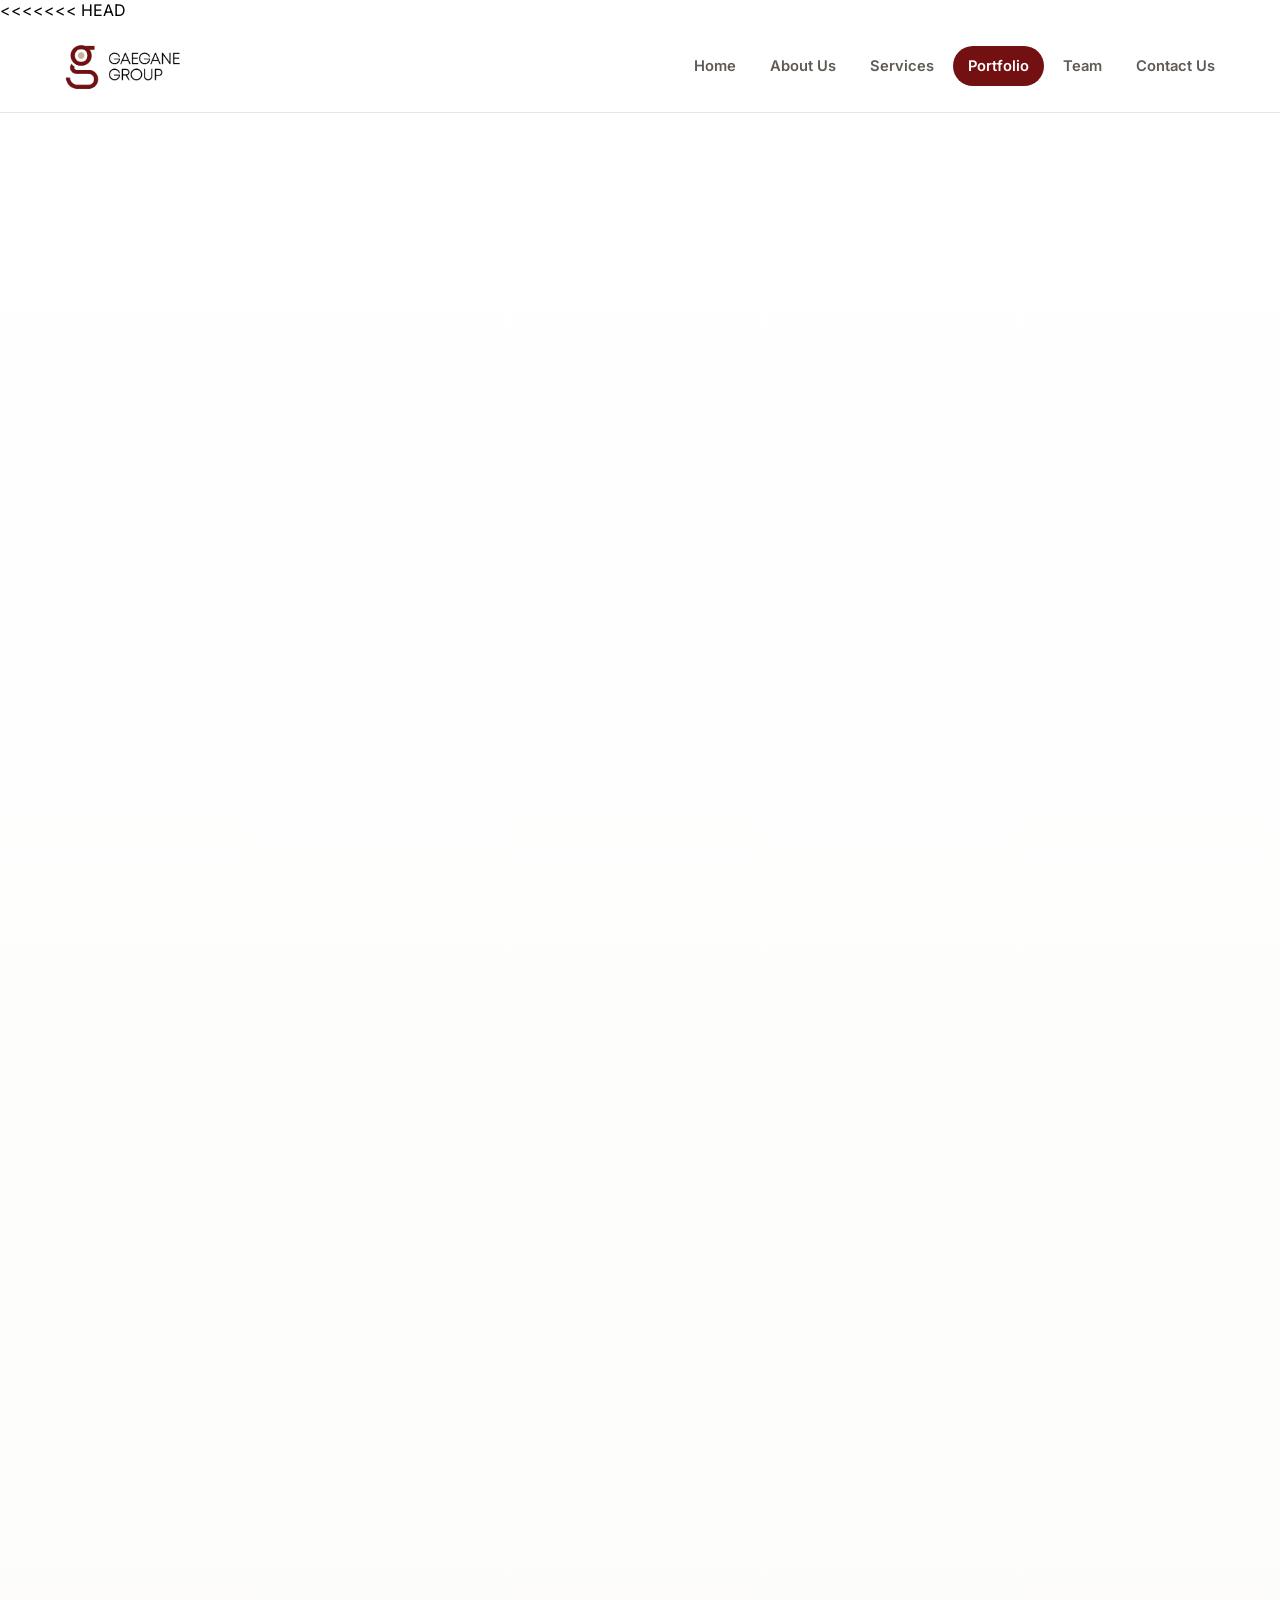
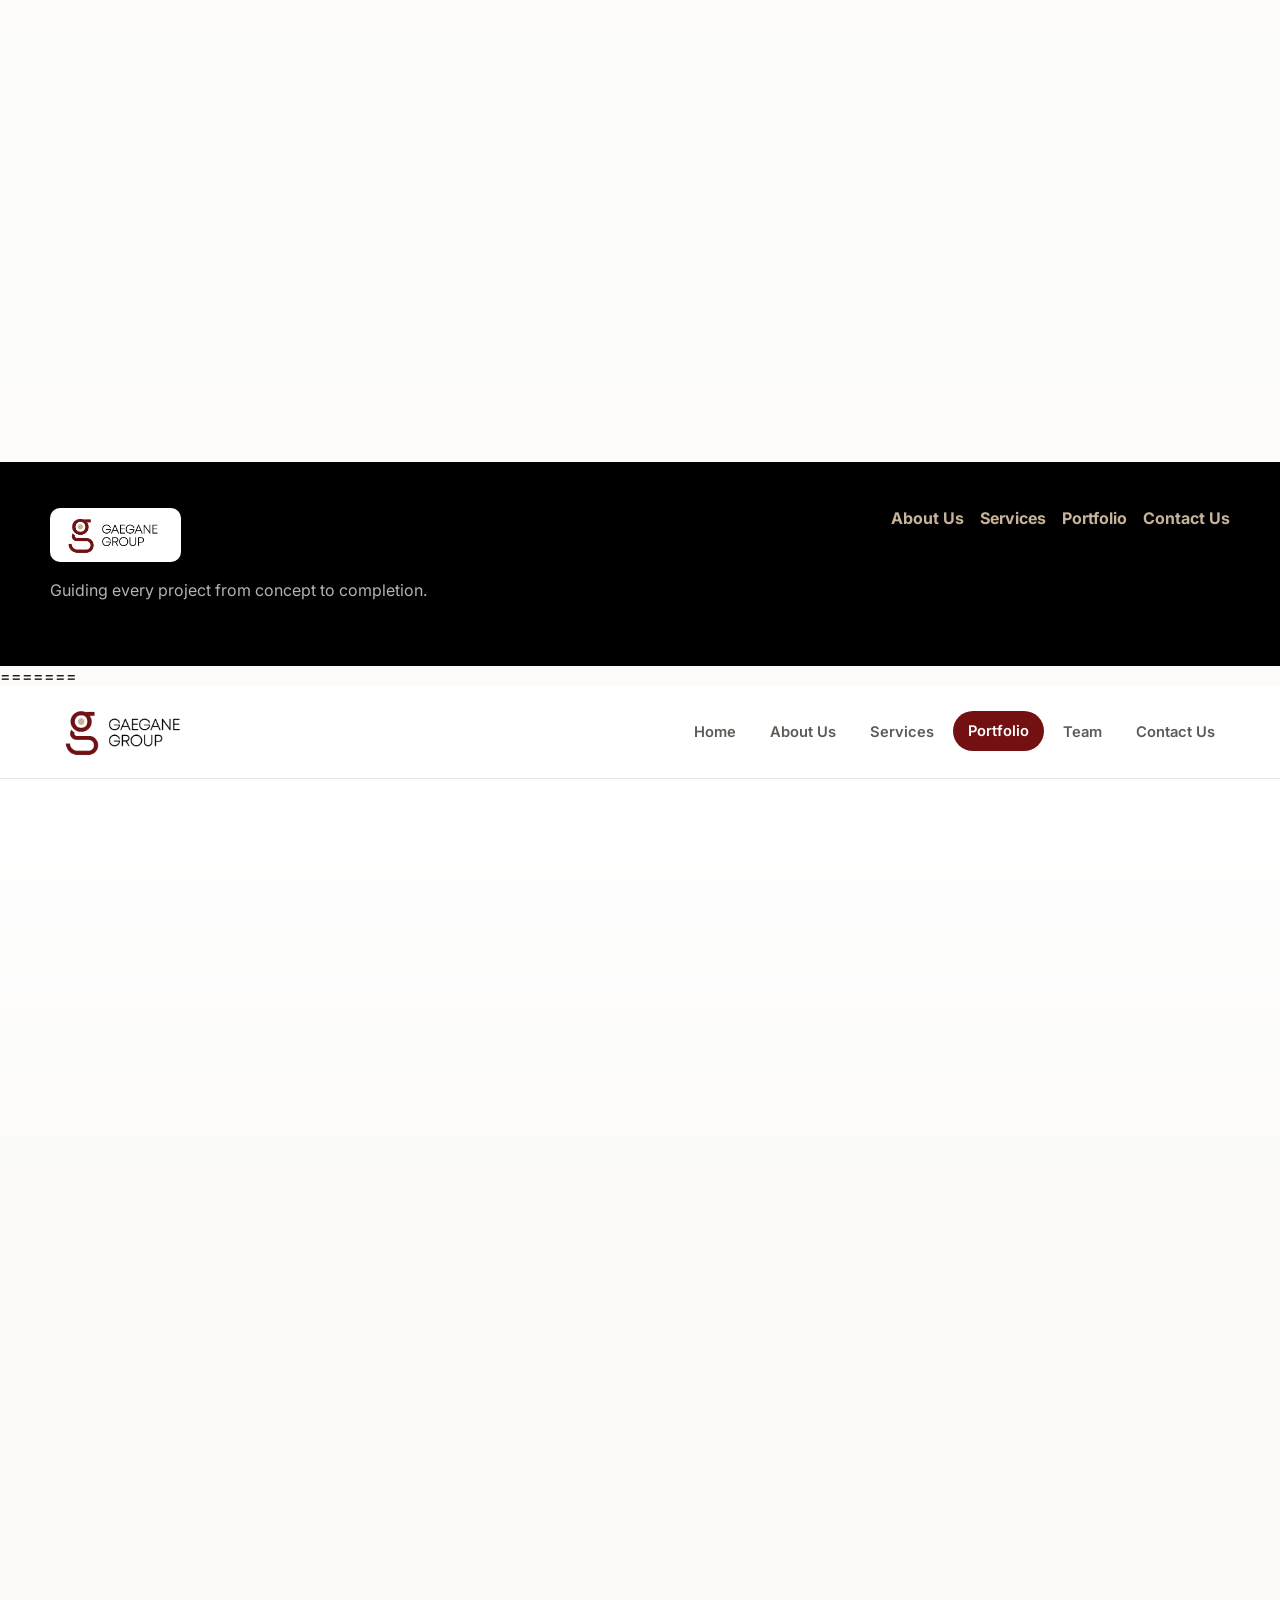
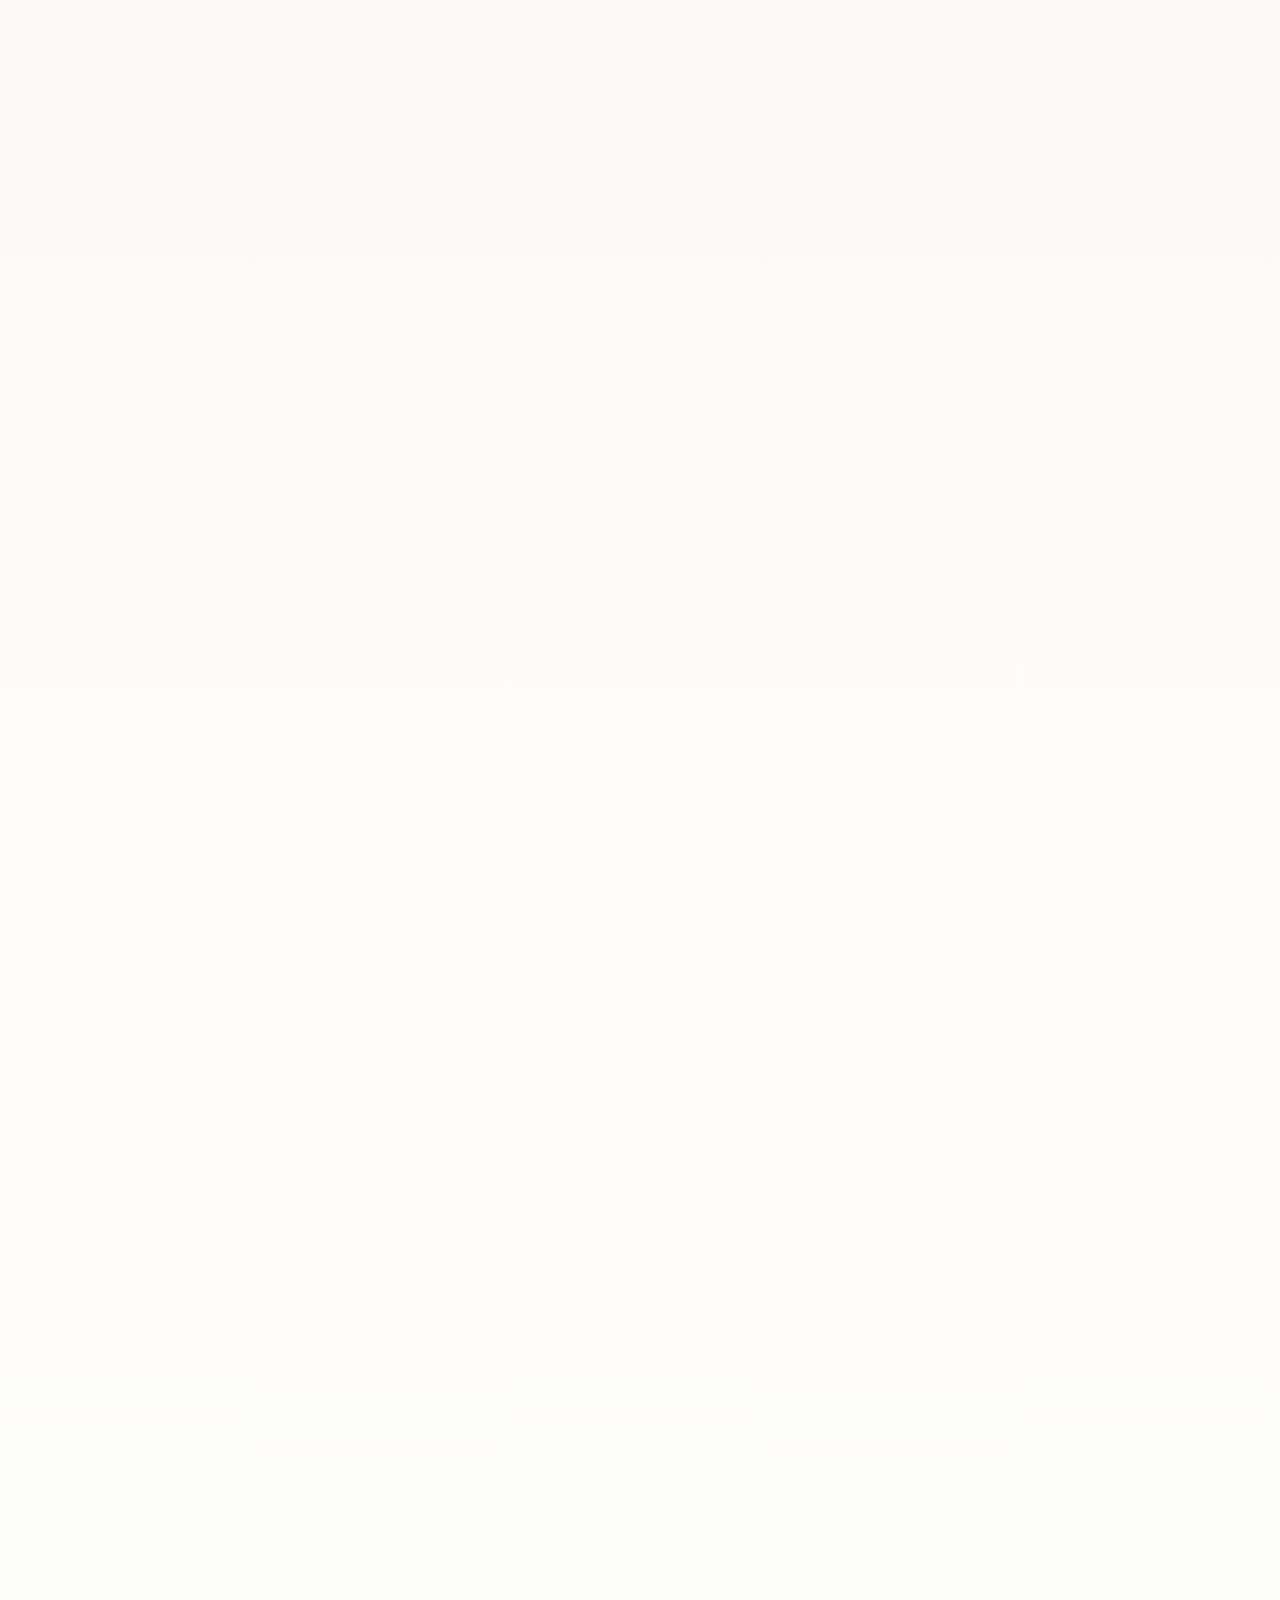
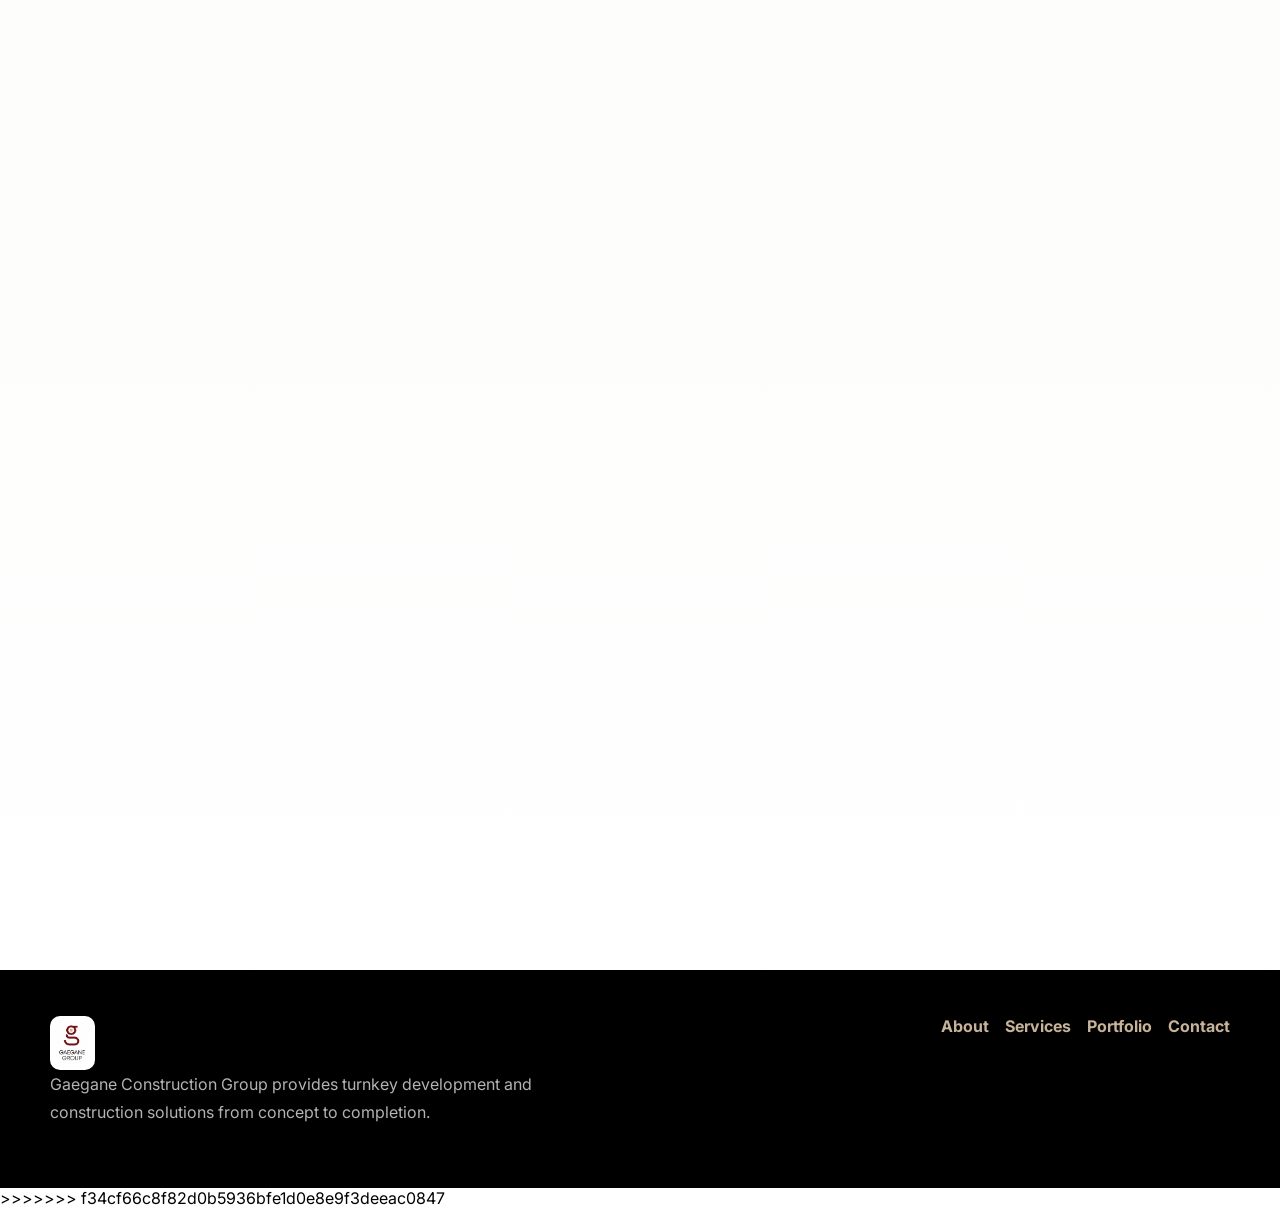
<file: portfolio.html>
<<<<<<< HEAD
<!doctype html>
<html lang="en">
<head>
<meta charset="UTF-8">
<meta name="viewport" content="width=device-width, initial-scale=1.0">
<link rel="preconnect" href="https://fonts.googleapis.com">
<link rel="preconnect" href="https://fonts.gstatic.com" crossorigin>
<link href="https://fonts.googleapis.com/css2?family=Inter:wght@400;500;600;700;800&display=swap" rel="stylesheet">
<link rel="stylesheet" href="assets/css/site.css">
<title>Portfolio | Gaegane Construction Group</title>
</head>
<body data-page="portfolio">
<header class="site-header">
  <div class="container nav">
    <a class="brand" href="index.html" aria-label="Gaegane Group home">
      <img src="assets/images/horizont-bg.png" alt="Gaegane Group logo">
    </a>
    <button class="menu-toggle" type="button" aria-label="Toggle menu" aria-expanded="false" aria-controls="siteNav">
      <span></span><span></span><span></span>
    </button>
    <nav class="nav-links" id="siteNav">
      <a href="index.html" data-page="home">Home</a>
      <a href="about.html" data-page="about">About Us</a>
      <a href="services.html" data-page="services">Services</a>
      <a href="portfolio.html" data-page="portfolio">Portfolio</a>
      <a href="team.html" data-page="team">Team</a>
      <a href="contact.html" data-page="contact">Contact Us</a>
    </nav>
  </div>
</header>
<main>
  <section class="page-hero container reveal"><span class="eyebrow">Portfolio</span><h1>Selected residential and construction work.</h1><p>Our portfolio reflects work across private residences, renovations, interiors and construction progress.</p></section>
  <section class="container portfolio-grid section">
    <article class="portfolio-card reveal"><img src="assets/images/diedericks-near.jpg" alt="House Diedericks"><div><span class="eyebrow">House Diedericks</span><p>Private residence demolished to the foundation to make space for a 4 bedroom, 3 bathroom home with multiple living areas.</p></div></article>
    <article class="portfolio-card reveal"><img src="assets/images/diedericks-progress-1.jpg" alt="Construction Progress"><div><span class="eyebrow">Construction Progress</span><p>Project delivery shown from demolition through construction and nearing completion.</p></div></article>
    <article class="portfolio-card reveal"><img src="assets/images/river-outdoor.jpg" alt="River Residence"><div><span class="eyebrow">River Residence</span><p>An open plan luxurious home designed and styled for the essence of timeless style.</p></div></article>
    <article class="portfolio-card reveal"><img src="assets/images/river-kitchen.jpg" alt="Open Plan Kitchen"><div><span class="eyebrow">Open Plan Kitchen</span><p>Interior spaces shaped around function, comfort and refined architectural detail.</p></div></article>
    <article class="portfolio-card reveal"><img src="assets/images/house-africa-bedroom.jpg" alt="House Africa"><div><span class="eyebrow">House Africa</span><p>A conceptual open plan main bedroom in luxe warm tones open to the main bathroom.</p></div></article>
    <article class="portfolio-card reveal"><img src="assets/images/smith-kitchen.jpg" alt="Smith Cottage"><div><span class="eyebrow">Smith Cottage</span><p>An extensive renovation creating a luxurious cottage for a blissful rest for visitors.</p></div></article>
    <article class="portfolio-card reveal"><img src="assets/images/river-bedroom.jpg" alt="River Bedroom"><div><span class="eyebrow">River Bedroom</span><p>Distinctive architecture and warm residential finishing.</p></div></article>
    <article class="portfolio-card reveal"><img src="assets/images/river-bath.jpg" alt="Bathroom Detail"><div><span class="eyebrow">Bathroom Detail</span><p>Premium bathroom styling and detail-led finishing.</p></div></article>
    <article class="portfolio-card reveal"><img src="assets/images/trench.jpg" alt="Construction Works"><div><span class="eyebrow">Construction Works</span><p>Residential and commercial project delivery supported by practical onsite execution.</p></div></article>
  </section>
</main>
<footer class="footer">
  <div class="container footer-inner">
    <div>
      <a class="footer-brand" href="index.html"><img src="assets/images/horizont-bg.png" alt="Gaegane Group logo"></a>
      <p>Guiding every project from concept to completion.</p>
    </div>
    <div class="footer-links">
      <a href="about.html">About Us</a><a href="services.html">Services</a><a href="portfolio.html">Portfolio</a><a href="contact.html">Contact Us</a>
    </div>
  </div>
</footer>
<script src="assets/js/site.js"></script>
</body>
</html>
=======
<!doctype html><html lang="en"><head><meta charset="UTF-8"><meta name="viewport" content="width=device-width, initial-scale=1.0"><title>Portfolio — Gaegane Construction Group</title><link rel="preconnect" href="https://fonts.googleapis.com"><link rel="preconnect" href="https://fonts.gstatic.com" crossorigin><link href="https://fonts.googleapis.com/css2?family=Inter:wght@400;500;600;700;800&display=swap" rel="stylesheet"><link rel="stylesheet" href="assets/css/site.css"></head><body><header class="site-header">
  <div class="container nav">
    <a class="brand" href="index.html" aria-label="Gaegane Group home"><img src="assets/images/horizont-bg.png" alt="Gaegane Group logo"></a>
    <button class="menu-toggle" type="button" aria-label="Open menu" aria-expanded="false"><span></span><span></span><span></span></button>
    <nav class="nav-links">
      <a href="index.html" class="">Home</a><a href="about.html" class="">About Us</a><a href="services.html" class="">Services</a><a href="portfolio.html" class="active">Portfolio</a><a href="team.html" class="">Team</a><a href="contact.html" class="">Contact Us</a>
    </nav>
  </div>
</header><main><section class="page-hero"><div class="container reveal"><span class="eyebrow">Portfolio</span><h1>Project work across private residences, renovations and luxury interiors.</h1><p class="lead">A selection of project work from House Diedericks, Smith Cottage, House Africa and River Residence.</p></div></section><section class="section"><div class="container content-stack"><div class="split"><div class="image-frame tall reveal"><img src="assets/images/diedericks-near.jpg" alt="House Diedericks nearing completion"></div><div class="text-block reveal"><span class="eyebrow">House Diedericks / Private Residence</span><h2>Demolished to the foundation for a 4 bedroom, 3 bathroom home.</h2><div class="rule"></div><p>The house was demolished to the foundation to make space for a 4 bedroom 3 bathroom home with multiple living areas.</p><p>With an open plan design, making it an entertainers paradise. Once complete the home will boast with a luxurious pool with jacuzzi.</p></div></div><div class="gallery-strip"><div class="image-frame reveal"><img src="assets/images/diedericks-demo.jpg" alt="Demolition"></div><div class="image-frame reveal"><img src="assets/images/diedericks-progress-1.jpg" alt="Construction in progress"></div><div class="image-frame reveal"><img src="assets/images/diedericks-stairs.jpg" alt="Construction nearing completion"></div></div><div class="split reverse"><div class="image-frame tall reveal"><img src="assets/images/house-africa-bedroom.jpg" alt="House Africa bedroom"></div><div class="text-block reveal"><span class="eyebrow">House Africa / Private Residence</span><h2>An open plan main bedroom in luxe warm tones.</h2><div class="rule"></div><p>The main bedroom is a conceptual open plan in luxe warm tones open to the main bathroom, with a real hedge division.</p></div></div><div class="split"><div class="image-frame tall reveal"><img src="assets/images/river-bath.jpg" alt="River Residence bathroom"></div><div class="text-block reveal"><span class="eyebrow">River Residence / Private Residence</span><h2>Open plan luxury designed with timeless style.</h2><div class="rule"></div><p>This open plan luxurious home designed and styled for embodying the essence of timeless style.</p><p>With unique architectural elements such as the circular shower, your living experience is pure bliss.</p></div></div><div class="gallery-strip"><div class="image-frame reveal"><img src="assets/images/river-kitchen.jpg" alt="Open plan kitchen"></div><div class="image-frame reveal"><img src="assets/images/river-twin.jpg" alt="Twin bedroom"></div><div class="image-frame reveal"><img src="assets/images/river-outdoor.jpg" alt="Outdoor pool seating area"></div></div></div></section></main><footer class="footer"><div class="container footer-inner"><div><img src="assets/images/logo.jpg" alt="Gaegane Group logo"><p>Gaegane Construction Group provides turnkey development and construction solutions from concept to completion.</p></div><div class="footer-links"><a href="about.html">About</a><a href="services.html">Services</a><a href="portfolio.html">Portfolio</a><a href="contact.html">Contact</a></div></div></footer><script src="assets/js/site.js"></script></body></html>
>>>>>>> f34cf66c8f82d0b5936bfe1d0e8e9f3deeac0847
</file>
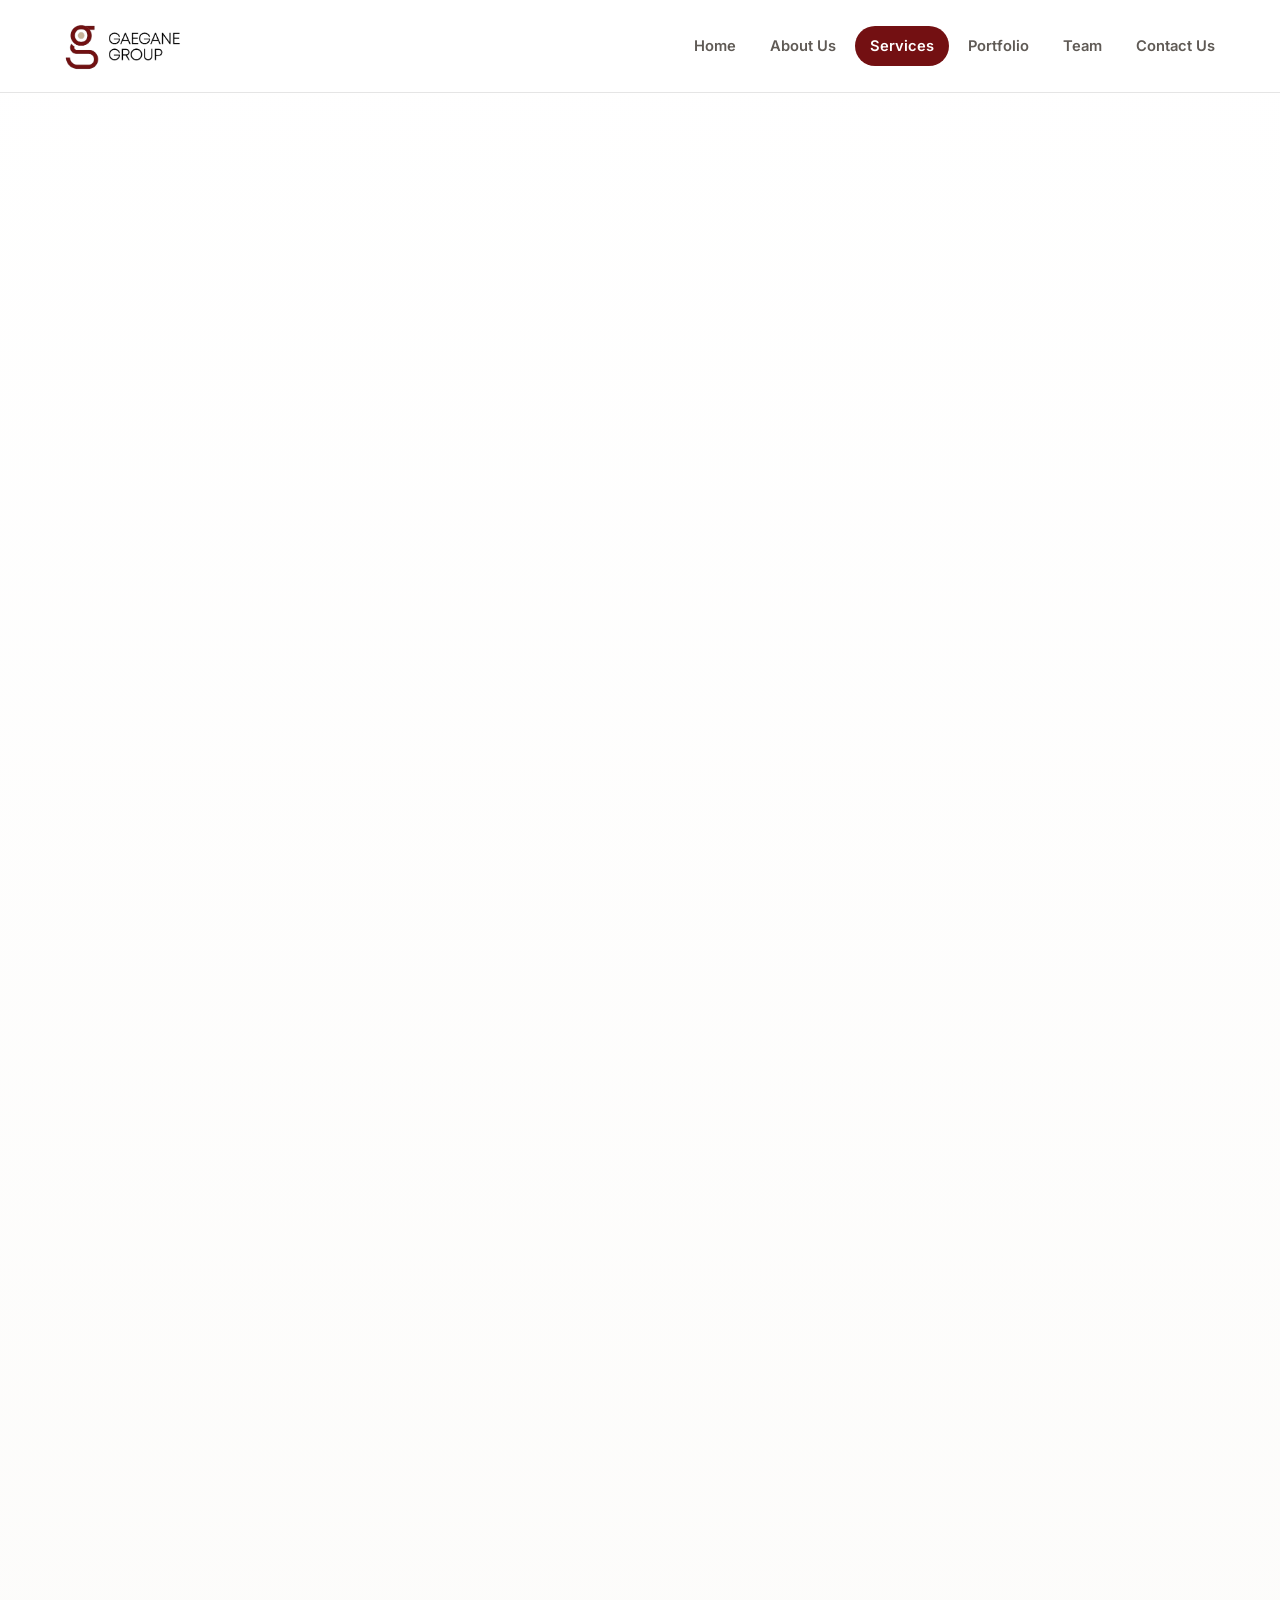
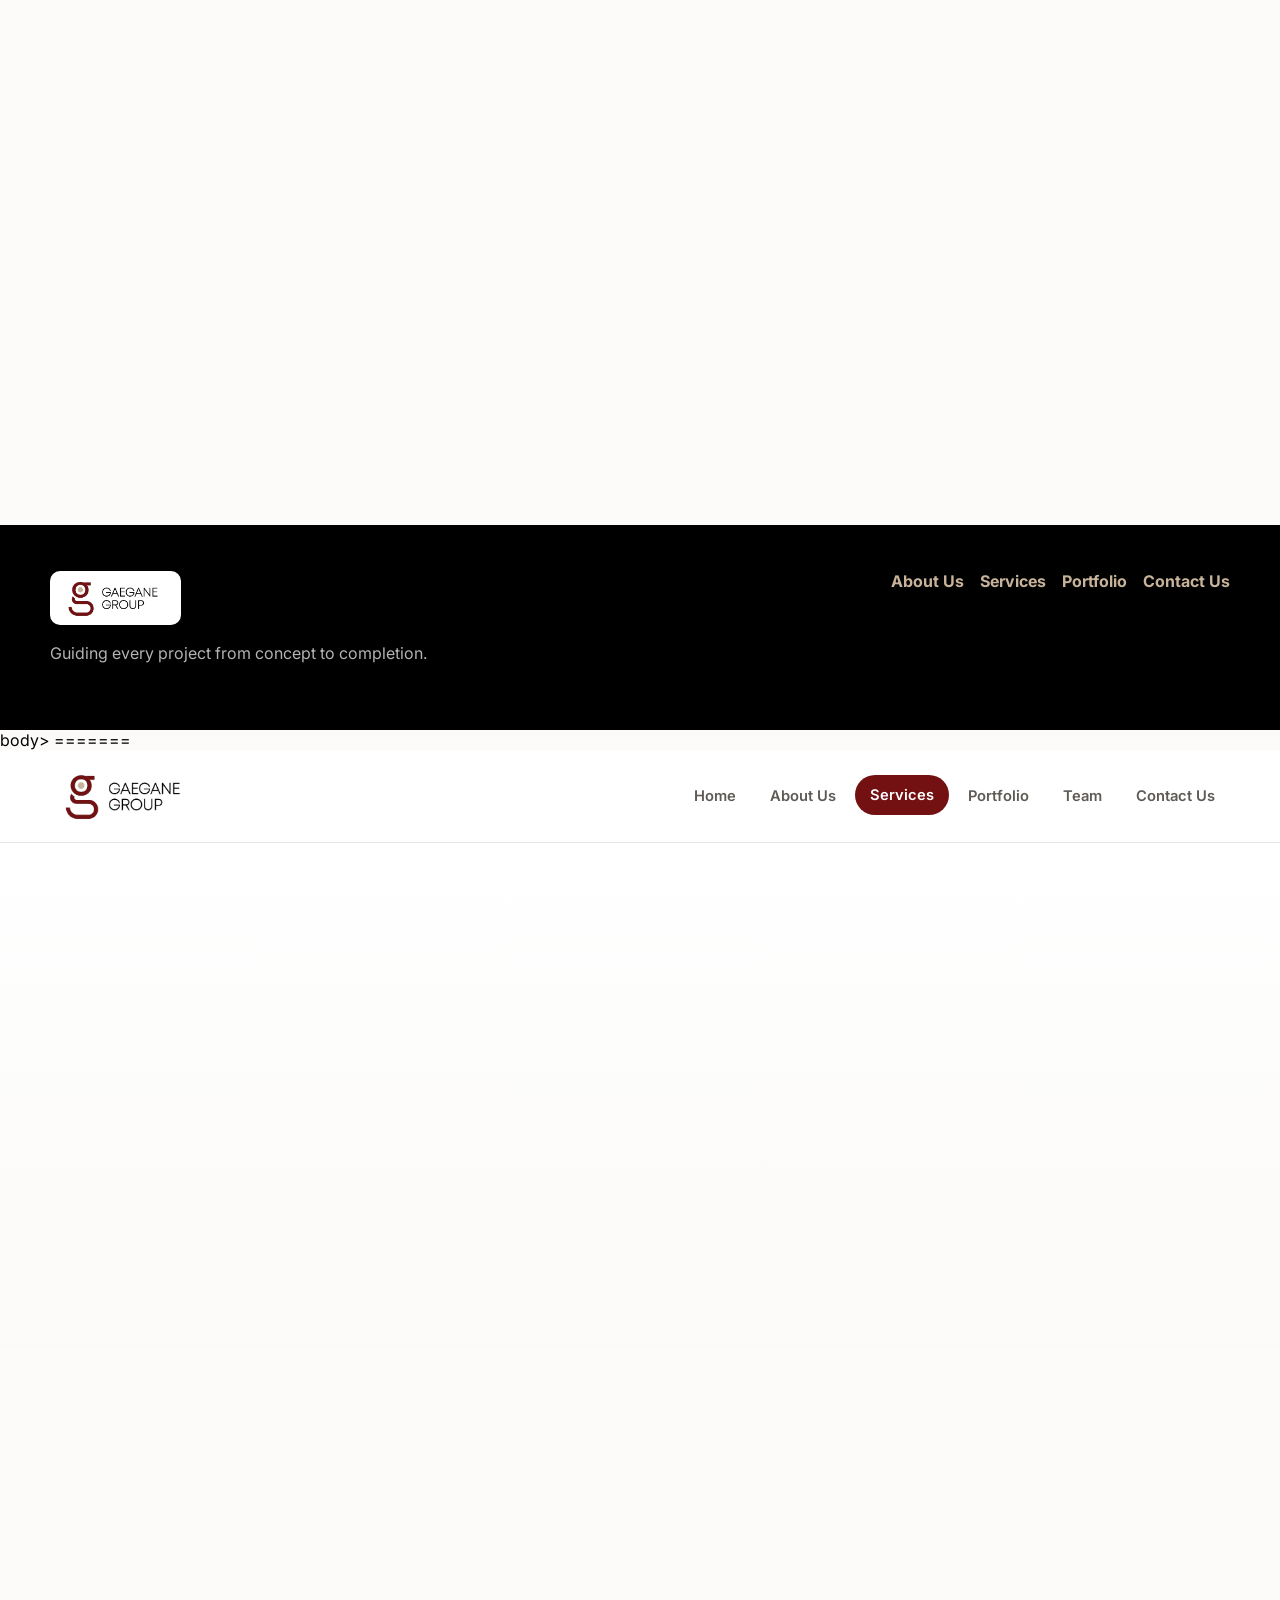
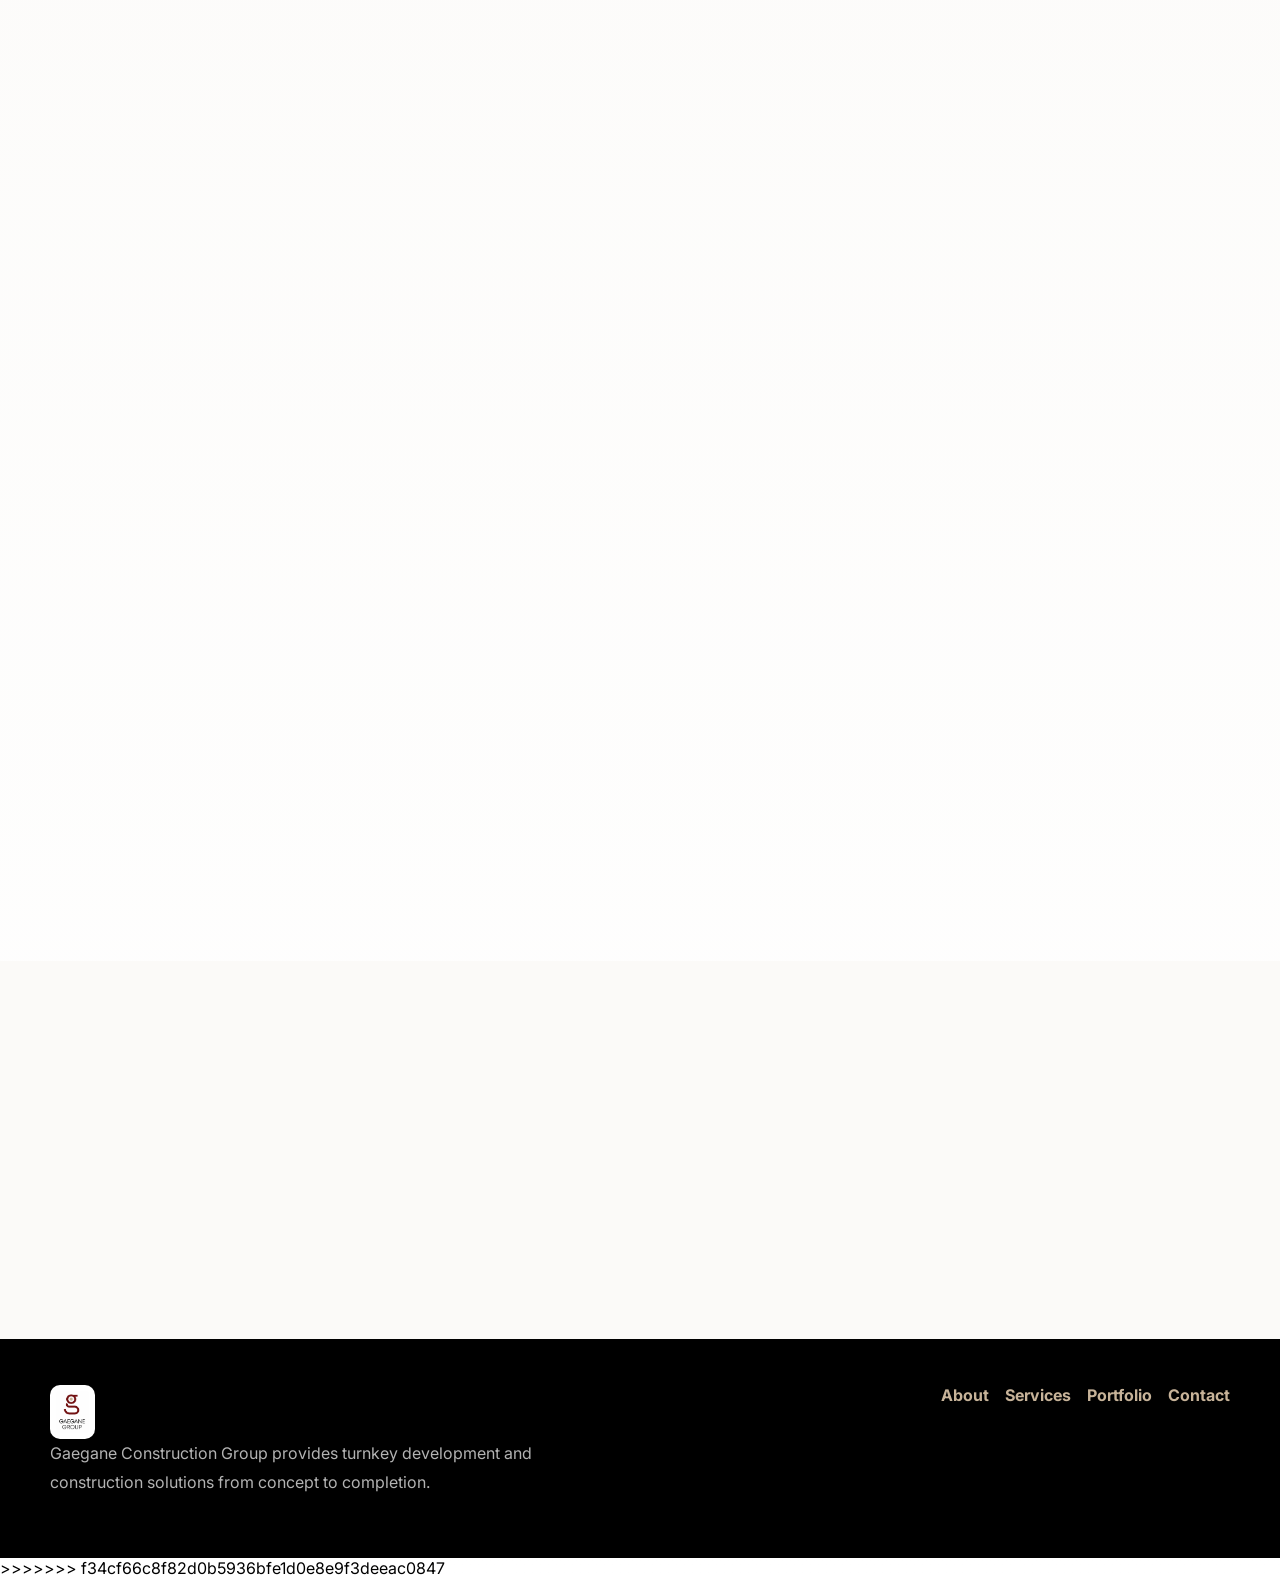
<file: services.html>
<!doctype html>
<html lang="en">
<head>
<meta charset="UTF-8">
<meta name="viewport" content="width=device-width, initial-scale=1.0">
<link rel="preconnect" href="https://fonts.googleapis.com">
<link rel="preconnect" href="https://fonts.gstatic.com" crossorigin>
<link href="https://fonts.googleapis.com/css2?family=Inter:wght@400;500;600;700;800&display=swap" rel="stylesheet">
<link rel="stylesheet" href="assets/css/site.css">
<title>Services | Gaegane Construction Group</title>
</head>
<body data-page="services">
<header class="site-header">
  <div class="container nav">
    <a class="brand" href="index.html" aria-label="Gaegane Group home">
      <img src="assets/images/horizont-bg.png" alt="Gaegane Group logo">
    </a>
    <button class="menu-toggle" type="button" aria-label="Toggle menu" aria-expanded="false" aria-controls="siteNav">
      <span></span><span></span><span></span>
    </button>
    <nav class="nav-links" id="siteNav">
      <a href="index.html" data-page="home">Home</a>
      <a href="about.html" data-page="about">About Us</a>
      <a href="services.html" data-page="services">Services</a>
      <a href="portfolio.html" data-page="portfolio">Portfolio</a>
      <a href="team.html" data-page="team">Team</a>
      <a href="contact.html" data-page="contact">Contact Us</a>
    </nav>
  </div>
</header>
<main>
  <section class="page-hero container reveal"><span class="eyebrow">Services</span><h1>Spaces, structures and delivery managed as one process.</h1><p>Our integrated approach coordinates architecture, interior design and construction to deliver a seamless client experience.</p></section>
  <section class="container service-list section">
    <article class="image-first reveal"><img src="assets/images/river-lounge.jpg" alt="Interior architecture and living area"><div class="text-block"><span class="eyebrow">Architecture</span><h2>Creating spaces and environments centered around people.</h2><p>Creating spaces and environments that are centered around people, which enable us to create meaningful architecture that responds to its context.</p><p>Ensuring not only a lower negative impact on the environment but also aid in creating comfortable buildings that limit the need for conventional heating and cooling strategies.</p></div></article>
    <article class="image-first reverse reveal"><img src="assets/images/diedericks-progress-2.jpg" alt="Construction project in progress"><div class="text-block"><span class="eyebrow">Construction</span><h2>Making the client’s building experience less stressful, efficient and cost effective.</h2><p>Whether it is refurbishing, or construction of a structure from the ground up. We pride ourselves in making the clients building experience less stressful, efficient and cost effective.</p><p>Turning houses into homes, industrial or commercial properties into workspaces which enhance productivity for both the employee and stakeholders.</p></div></article>
  </section>
</main>
<footer class="footer">
  <div class="container footer-inner">
    <div>
      <a class="footer-brand" href="index.html"><img src="assets/images/horizont-bg.png" alt="Gaegane Group logo"></a>
      <p>Guiding every project from concept to completion.</p>
    </div>
    <div class="footer-links">
      <a href="about.html">About Us</a><a href="services.html">Services</a><a href="portfolio.html">Portfolio</a><a href="contact.html">Contact Us</a>
    </div>
  </div>
</footer>
<script src="assets/js/site.js"></script>
</body>
</html>body>
</html>
=======
<!doctype html><html lang="en"><head><meta charset="UTF-8"><meta name="viewport" content="width=device-width, initial-scale=1.0"><title>Services — Gaegane Construction Group</title><link rel="preconnect" href="https://fonts.googleapis.com"><link rel="preconnect" href="https://fonts.gstatic.com" crossorigin><link href="https://fonts.googleapis.com/css2?family=Inter:wght@400;500;600;700;800&display=swap" rel="stylesheet"><link rel="stylesheet" href="assets/css/site.css"></head><body><header class="site-header">
  <div class="container nav">
    <a class="brand" href="index.html" aria-label="Gaegane Group home"><img src="assets/images/horizont-bg.png" alt="Gaegane Group logo"></a>
    <button class="menu-toggle" type="button" aria-label="Open menu" aria-expanded="false"><span></span><span></span><span></span></button>
    <nav class="nav-links">
      <a href="index.html" class="">Home</a><a href="about.html" class="">About Us</a><a href="services.html" class="active">Services</a><a href="portfolio.html" class="">Portfolio</a><a href="team.html" class="">Team</a><a href="contact.html" class="">Contact Us</a>
    </nav>
  </div>
</header><main><section class="page-hero"><div class="container reveal"><span class="eyebrow">Services</span><h1>Spaces, structures and delivery managed as one process.</h1><p class="lead">Our integrated approach coordinates architecture, interior design and construction to deliver a seamless client experience.</p></div></section><section class="section"><div class="container split"><div class="service-list reveal"><div class="service-row"><span>Architecture</span><div><h3>Meaningful architecture that responds to its context.</h3><p>Creating spaces and environments that are centered around people, which enable us to create meaningful architecture that responds to its context.</p><p>Ensuring not only a lower negative impact on the environment but also aid in creating comfortable buildings that limit the need for conventional heating and cooling strategies.</p></div></div><div class="service-row"><span>Construction</span><div><h3>Efficient, cost effective building experiences.</h3><p>Whether it is refurbishing, or construction of a structure from the ground up. We pride ourselves in making the clients building experience less stressful, efficient and cost effective.</p><p>Turning houses into homes, industrial or commercial properties into workspaces which enhance productivity for both the employee and stakeholders.</p></div></div><div class="service-row"><span>Interior Design</span><div><h3>Comfort, atmosphere and function.</h3><p>We coordinate architecture, interior design and construction to deliver a seamless client experience through our integrated project approach.</p></div></div></div><div class="image-frame tall reveal"><img src="assets/images/river-lounge.jpg" alt="Interior design and living space"></div></div></section><section class="section alt"><div class="container"><span class="eyebrow reveal">Process</span><h2 class="reveal">From planning to final delivery, the experience stays guided.</h2><div class="plain-list"><div class="plain-item reveal">Concept</div><div class="plain-item reveal">Design Coordination</div><div class="plain-item reveal">Construction</div><div class="plain-item reveal">Completion</div></div></div></section></main><footer class="footer"><div class="container footer-inner"><div><img src="assets/images/logo.jpg" alt="Gaegane Group logo"><p>Gaegane Construction Group provides turnkey development and construction solutions from concept to completion.</p></div><div class="footer-links"><a href="about.html">About</a><a href="services.html">Services</a><a href="portfolio.html">Portfolio</a><a href="contact.html">Contact</a></div></div></footer><script src="assets/js/site.js"></script></body></html>
>>>>>>> f34cf66c8f82d0b5936bfe1d0e8e9f3deeac0847
</file>
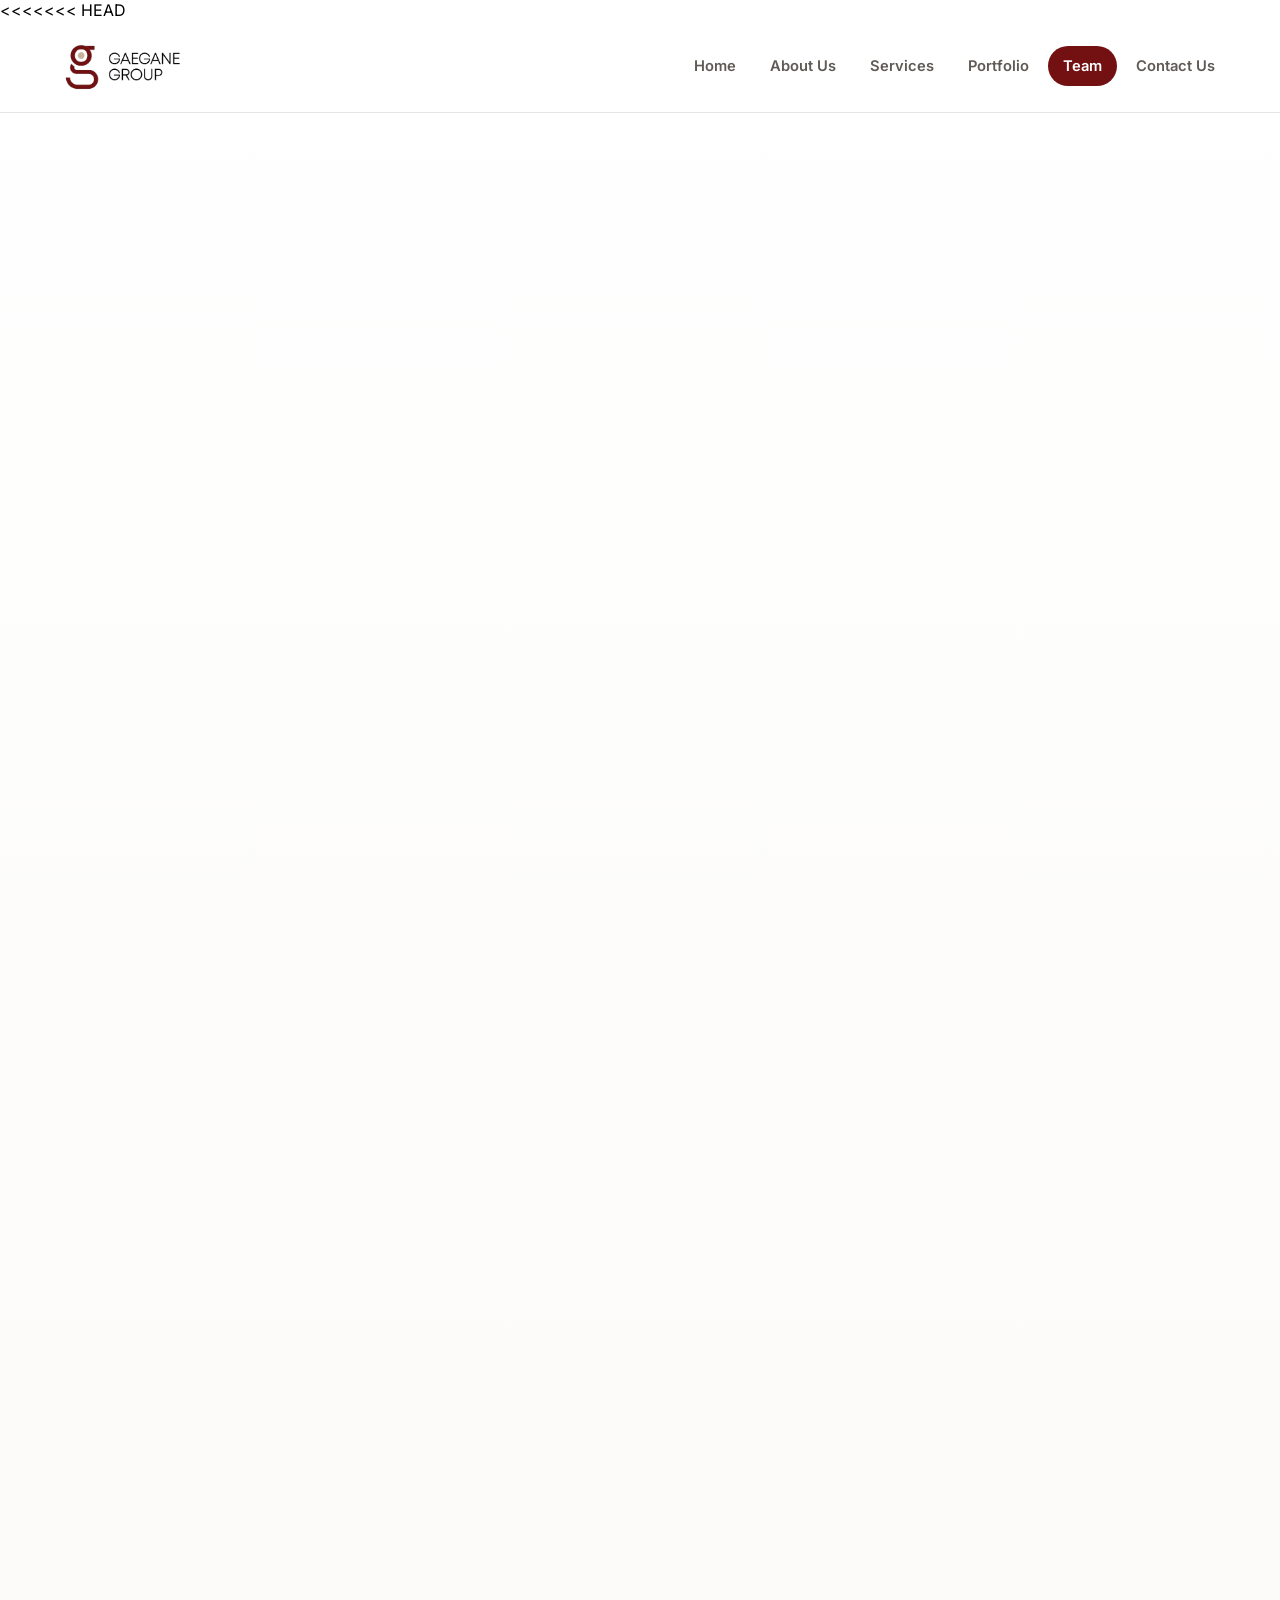
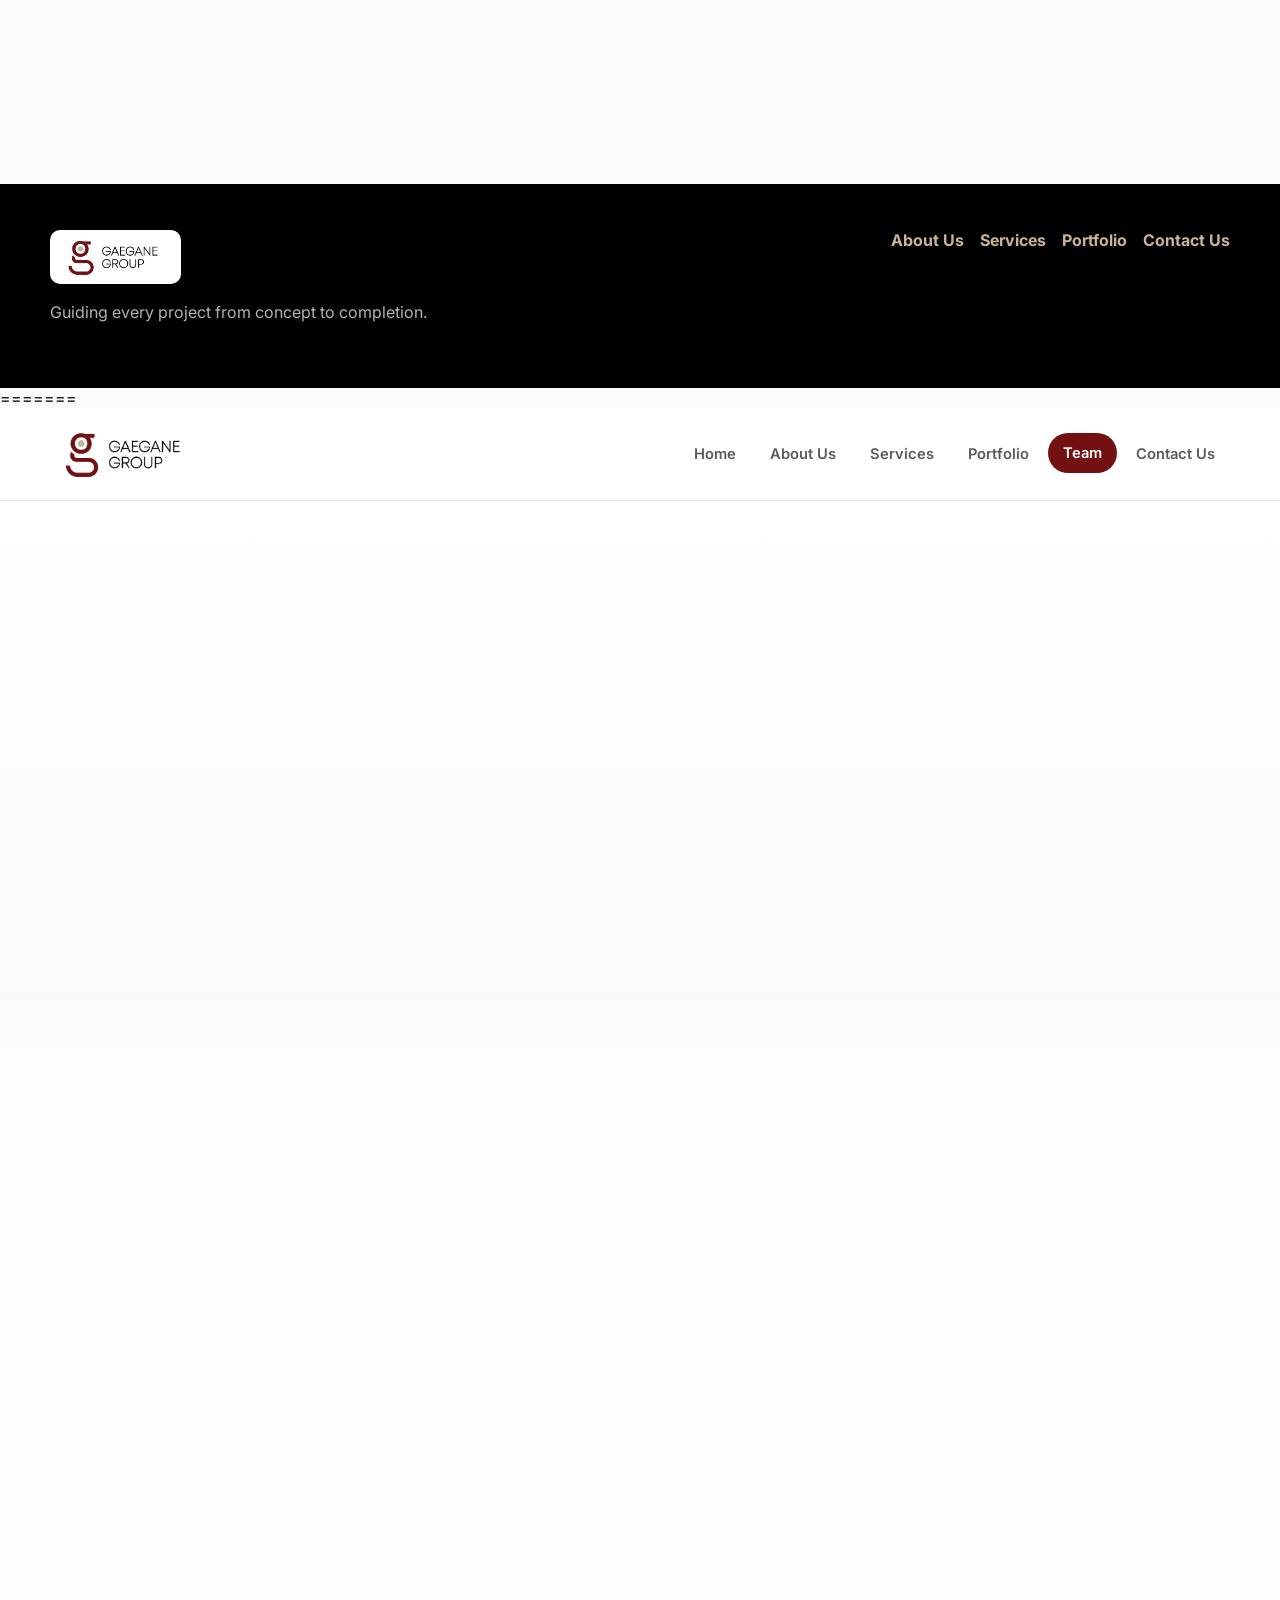
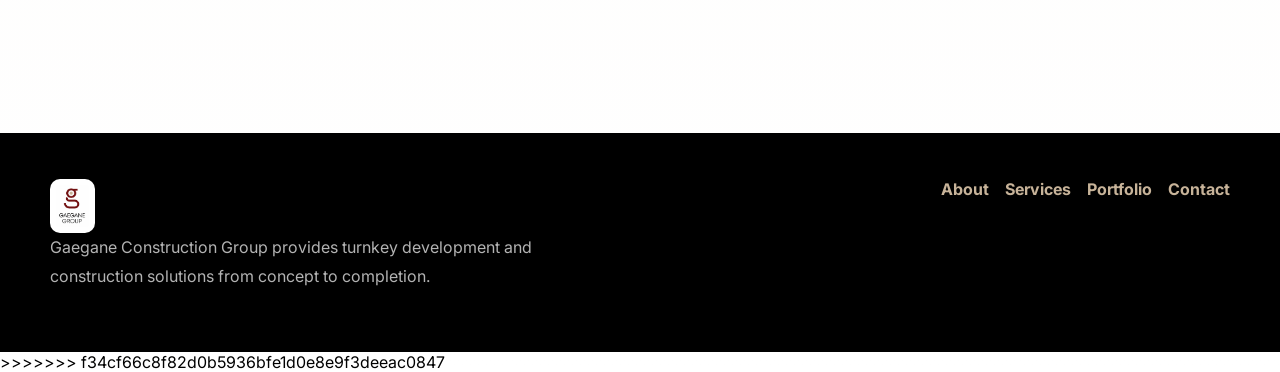
<file: team.html>
<<<<<<< HEAD
<!doctype html>
<html lang="en">
<head>
<meta charset="UTF-8">
<meta name="viewport" content="width=device-width, initial-scale=1.0">
<link rel="preconnect" href="https://fonts.googleapis.com">
<link rel="preconnect" href="https://fonts.gstatic.com" crossorigin>
<link href="https://fonts.googleapis.com/css2?family=Inter:wght@400;500;600;700;800&display=swap" rel="stylesheet">
<link rel="stylesheet" href="assets/css/site.css">
<title>Team | Gaegane Construction Group</title>
</head>
<body data-page="team">
<header class="site-header">
  <div class="container nav">
    <a class="brand" href="index.html" aria-label="Gaegane Group home">
      <img src="assets/images/horizont-bg.png" alt="Gaegane Group logo">
    </a>
    <button class="menu-toggle" type="button" aria-label="Toggle menu" aria-expanded="false" aria-controls="siteNav">
      <span></span><span></span><span></span>
    </button>
    <nav class="nav-links" id="siteNav">
      <a href="index.html" data-page="home">Home</a>
      <a href="about.html" data-page="about">About Us</a>
      <a href="services.html" data-page="services">Services</a>
      <a href="portfolio.html" data-page="portfolio">Portfolio</a>
      <a href="team.html" data-page="team">Team</a>
      <a href="contact.html" data-page="contact">Contact Us</a>
    </nav>
  </div>
</header>
<main>
  <section class="page-hero container reveal"><span class="eyebrow">Team</span><h1>A skilled team supporting each stage of the project journey.</h1><p>We work with architects, artisans, engineers, technicians and supporting staff to provide the balance between aesthetics, function and cost.</p></section>
  <section class="container image-first section reveal"><img src="assets/images/team.jpg" alt="Gaegane team"><div class="text-block"><span class="eyebrow">Meet the Team</span><h2>People, process and practical delivery working together.</h2><p>Our team supports the full project journey through coordinated planning, technical delivery and onsite execution.</p></div></section>
  <section class="container role-grid section reveal"><article><span class="eyebrow">Architecture</span><h3>Design coordination</h3><p>Creating meaningful spaces that respond to people, context and function.</p></article><article><span class="eyebrow">Construction</span><h3>Project delivery</h3><p>Managing construction work from the ground up with quality and care.</p></article><article><span class="eyebrow">Site Support</span><h3>Onsite execution</h3><p>Supporting efficient, safe and practical project implementation.</p></article></section>
</main>
<footer class="footer">
  <div class="container footer-inner">
    <div>
      <a class="footer-brand" href="index.html"><img src="assets/images/horizont-bg.png" alt="Gaegane Group logo"></a>
      <p>Guiding every project from concept to completion.</p>
    </div>
    <div class="footer-links">
      <a href="about.html">About Us</a><a href="services.html">Services</a><a href="portfolio.html">Portfolio</a><a href="contact.html">Contact Us</a>
    </div>
  </div>
</footer>
<script src="assets/js/site.js"></script>
</body>
</html>
=======
<!doctype html><html lang="en"><head><meta charset="UTF-8"><meta name="viewport" content="width=device-width, initial-scale=1.0"><title>Team — Gaegane Construction Group</title><link rel="preconnect" href="https://fonts.googleapis.com"><link rel="preconnect" href="https://fonts.gstatic.com" crossorigin><link href="https://fonts.googleapis.com/css2?family=Inter:wght@400;500;600;700;800&display=swap" rel="stylesheet"><link rel="stylesheet" href="assets/css/site.css"></head><body><header class="site-header">
  <div class="container nav">
    <a class="brand" href="index.html" aria-label="Gaegane Group home"><img src="assets/images/horizont-bg.png" alt="Gaegane Group logo"></a>
    <button class="menu-toggle" type="button" aria-label="Open menu" aria-expanded="false"><span></span><span></span><span></span></button>
    <nav class="nav-links">
      <a href="index.html" class="">Home</a><a href="about.html" class="">About Us</a><a href="services.html" class="">Services</a><a href="portfolio.html" class="">Portfolio</a><a href="team.html" class="active">Team</a><a href="contact.html" class="">Contact Us</a>
    </nav>
  </div>
</header><main><section class="page-hero"><div class="container reveal"><span class="eyebrow">Team</span><h1>A skilled team supporting every stage of the project journey.</h1><p class="lead">Gaegane Construction Group works with architects, artisans, engineers, technicians and supporting staff to deliver the right balance between aesthetics, function and cost.</p></div></section><section class="section"><div class="container split"><div class="image-frame tall reveal"><img src="assets/images/team.jpg" alt="Gaegane Group team"></div><div class="text-block reveal"><span class="eyebrow">Meet the Team</span><h2>Integrated skills for a seamless client experience.</h2><div class="rule"></div><p>The team structure supports architecture, interior design and construction, allowing the project process to remain coordinated from concept to completion.</p><div class="team-grid"><div class="team-panel"><h3>Architects</h3><p>Support space planning, context-led design and meaningful architecture.</p></div><div class="team-panel"><h3>Artisans & Technicians</h3><p>Bring practical detail, workmanship and technical delivery to the site.</p></div><div class="team-panel"><h3>Engineers & Support Staff</h3><p>Support function, cost, coordination and project execution.</p></div></div></div></div></section></main><footer class="footer"><div class="container footer-inner"><div><img src="assets/images/logo.jpg" alt="Gaegane Group logo"><p>Gaegane Construction Group provides turnkey development and construction solutions from concept to completion.</p></div><div class="footer-links"><a href="about.html">About</a><a href="services.html">Services</a><a href="portfolio.html">Portfolio</a><a href="contact.html">Contact</a></div></div></footer><script src="assets/js/site.js"></script></body></html>
>>>>>>> f34cf66c8f82d0b5936bfe1d0e8e9f3deeac0847
</file>
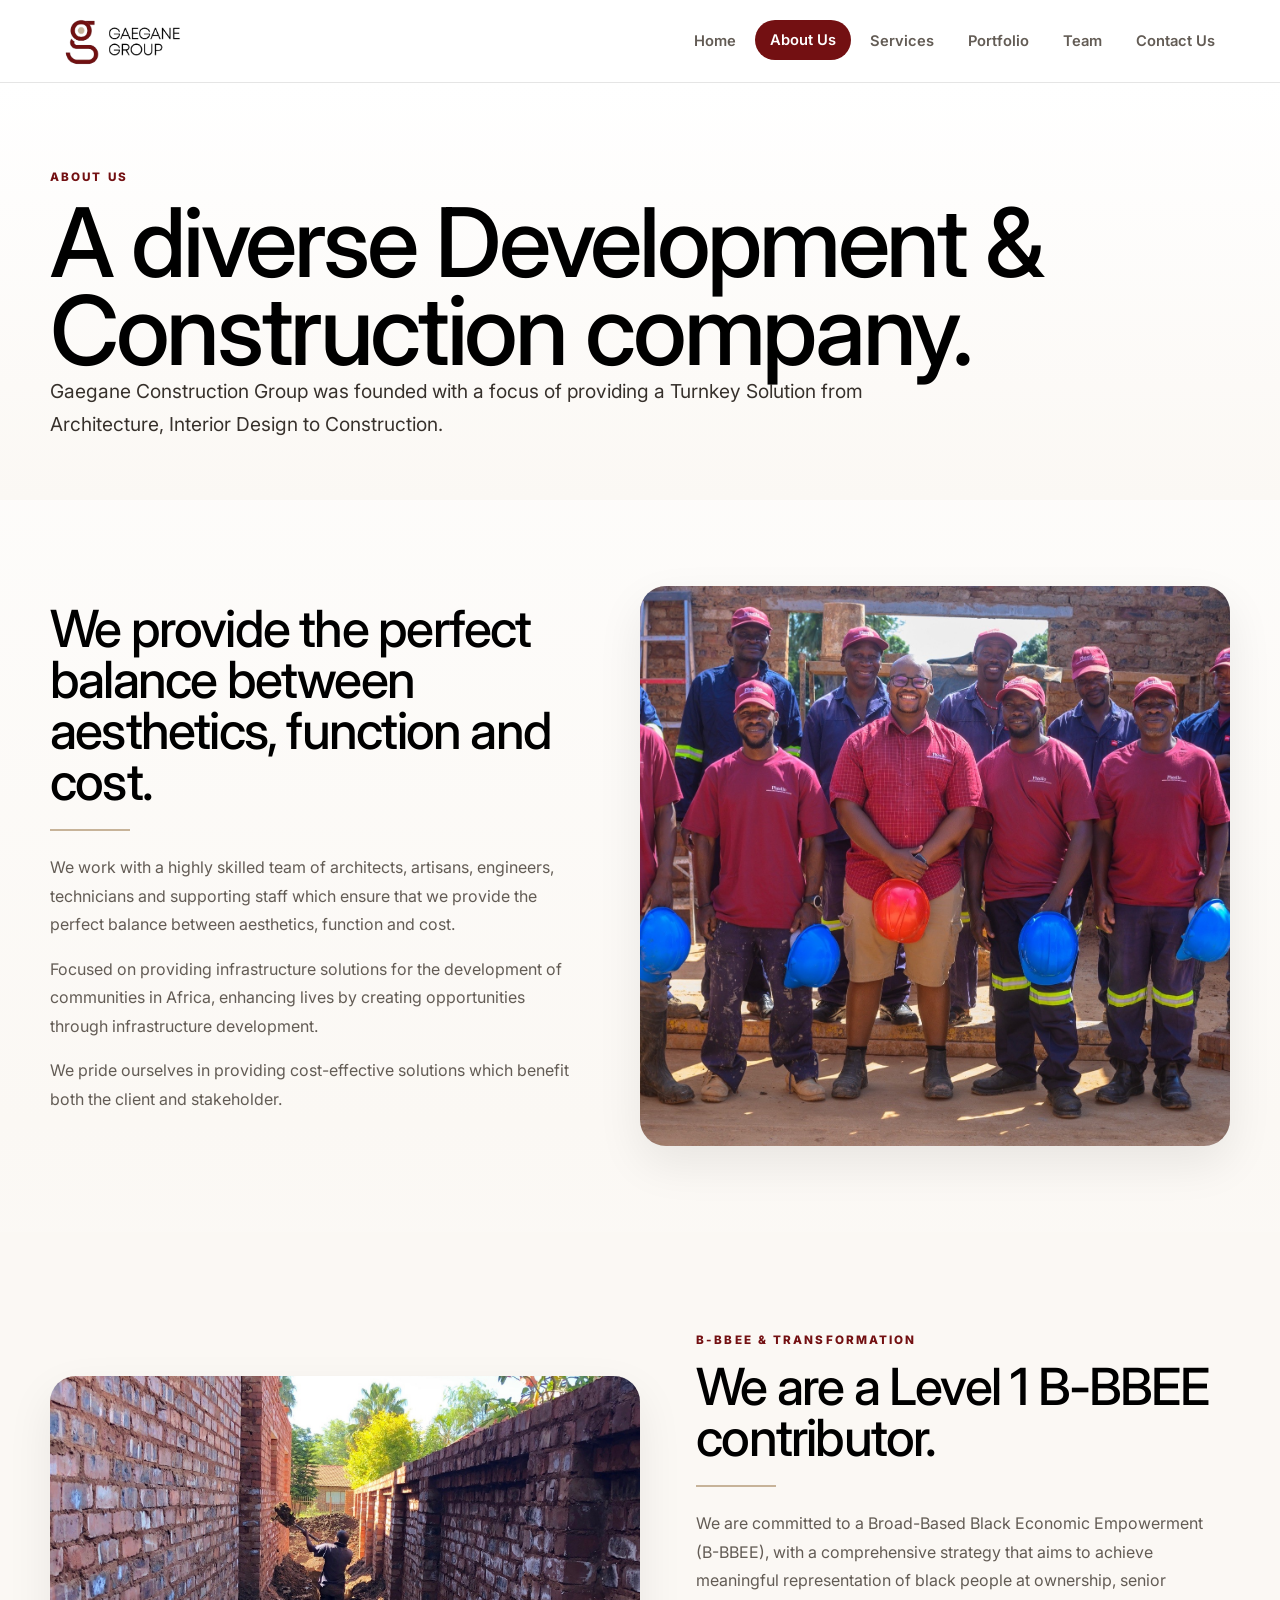
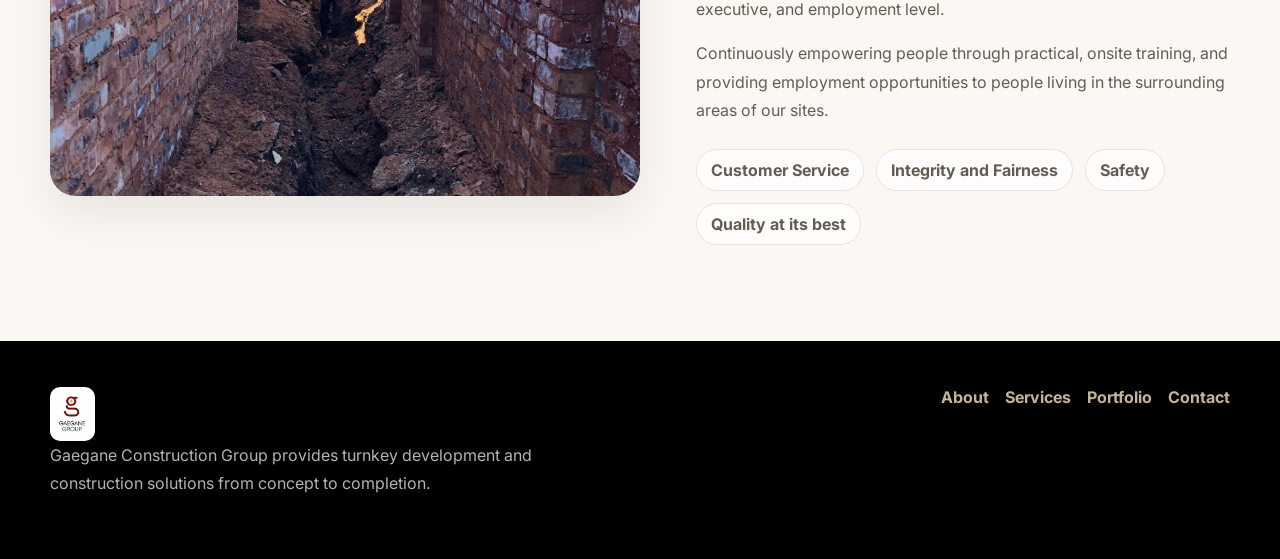
<file: gaegane-multipage-site/about.html>
<!doctype html><html lang="en"><head><meta charset="UTF-8"><meta name="viewport" content="width=device-width, initial-scale=1.0"><title>About Us — Gaegane Construction Group</title><link rel="preconnect" href="https://fonts.googleapis.com"><link rel="preconnect" href="https://fonts.gstatic.com" crossorigin><link href="https://fonts.googleapis.com/css2?family=Inter:wght@400;500;600;700;800&display=swap" rel="stylesheet"><link rel="stylesheet" href="assets/css/site.css"></head><body><header class="site-header">
  <div class="container nav">
    <a class="brand" href="index.html" aria-label="Gaegane Group home"><img src="assets/images/horizont-bg.png" alt="Gaegane Group logo"></a>
    <button class="menu-toggle" type="button" aria-label="Open menu" aria-expanded="false"><span></span><span></span><span></span></button>
    <nav class="nav-links">
      <a href="index.html" class="">Home</a><a href="about.html" class="active">About Us</a><a href="services.html" class="">Services</a><a href="portfolio.html" class="">Portfolio</a><a href="team.html" class="">Team</a><a href="contact.html" class="">Contact Us</a>
    </nav>
  </div>
</header><main><section class="page-hero"><div class="container reveal"><span class="eyebrow">About Us</span><h1>A diverse Development & Construction company.</h1><p class="lead">Gaegane Construction Group was founded with a focus of providing a Turnkey Solution from Architecture, Interior Design to Construction.</p></div></section><section class="section"><div class="container split"><div class="text-block reveal"><h2>We provide the perfect balance between aesthetics, function and cost.</h2><div class="rule"></div><p>We work with a highly skilled team of architects, artisans, engineers, technicians and supporting staff which ensure that we provide the perfect balance between aesthetics, function and cost.</p><p>Focused on providing infrastructure solutions for the development of communities in Africa, enhancing lives by creating opportunities through infrastructure development.</p><p>We pride ourselves in providing cost-effective solutions which benefit both the client and stakeholder.</p></div><div class="image-frame tall reveal"><img src="assets/images/team.jpg" alt="Gaegane team"></div></div></section><section class="section alt"><div class="container split reverse"><div class="image-frame reveal"><img src="assets/images/trench.jpg" alt="Infrastructure work"></div><div class="text-block reveal"><span class="eyebrow">B-BBEE & Transformation</span><h2>We are a Level 1 B-BBEE contributor.</h2><div class="rule"></div><p>We are committed to a Broad-Based Black Economic Empowerment (B-BBEE), with a comprehensive strategy that aims to achieve meaningful representation of black people at ownership, senior executive, and employment level.</p><p>Continuously empowering people through practical, onsite training, and providing employment opportunities to people living in the surrounding areas of our sites.</p><div class="values"><span class="value">Customer Service</span><span class="value">Integrity and Fairness</span><span class="value">Safety</span><span class="value">Quality at its best</span></div></div></div></section></main><footer class="footer"><div class="container footer-inner"><div><img src="assets/images/logo.jpg" alt="Gaegane Group logo"><p>Gaegane Construction Group provides turnkey development and construction solutions from concept to completion.</p></div><div class="footer-links"><a href="about.html">About</a><a href="services.html">Services</a><a href="portfolio.html">Portfolio</a><a href="contact.html">Contact</a></div></div></footer><script src="assets/js/site.js"></script></body></html>
</file>
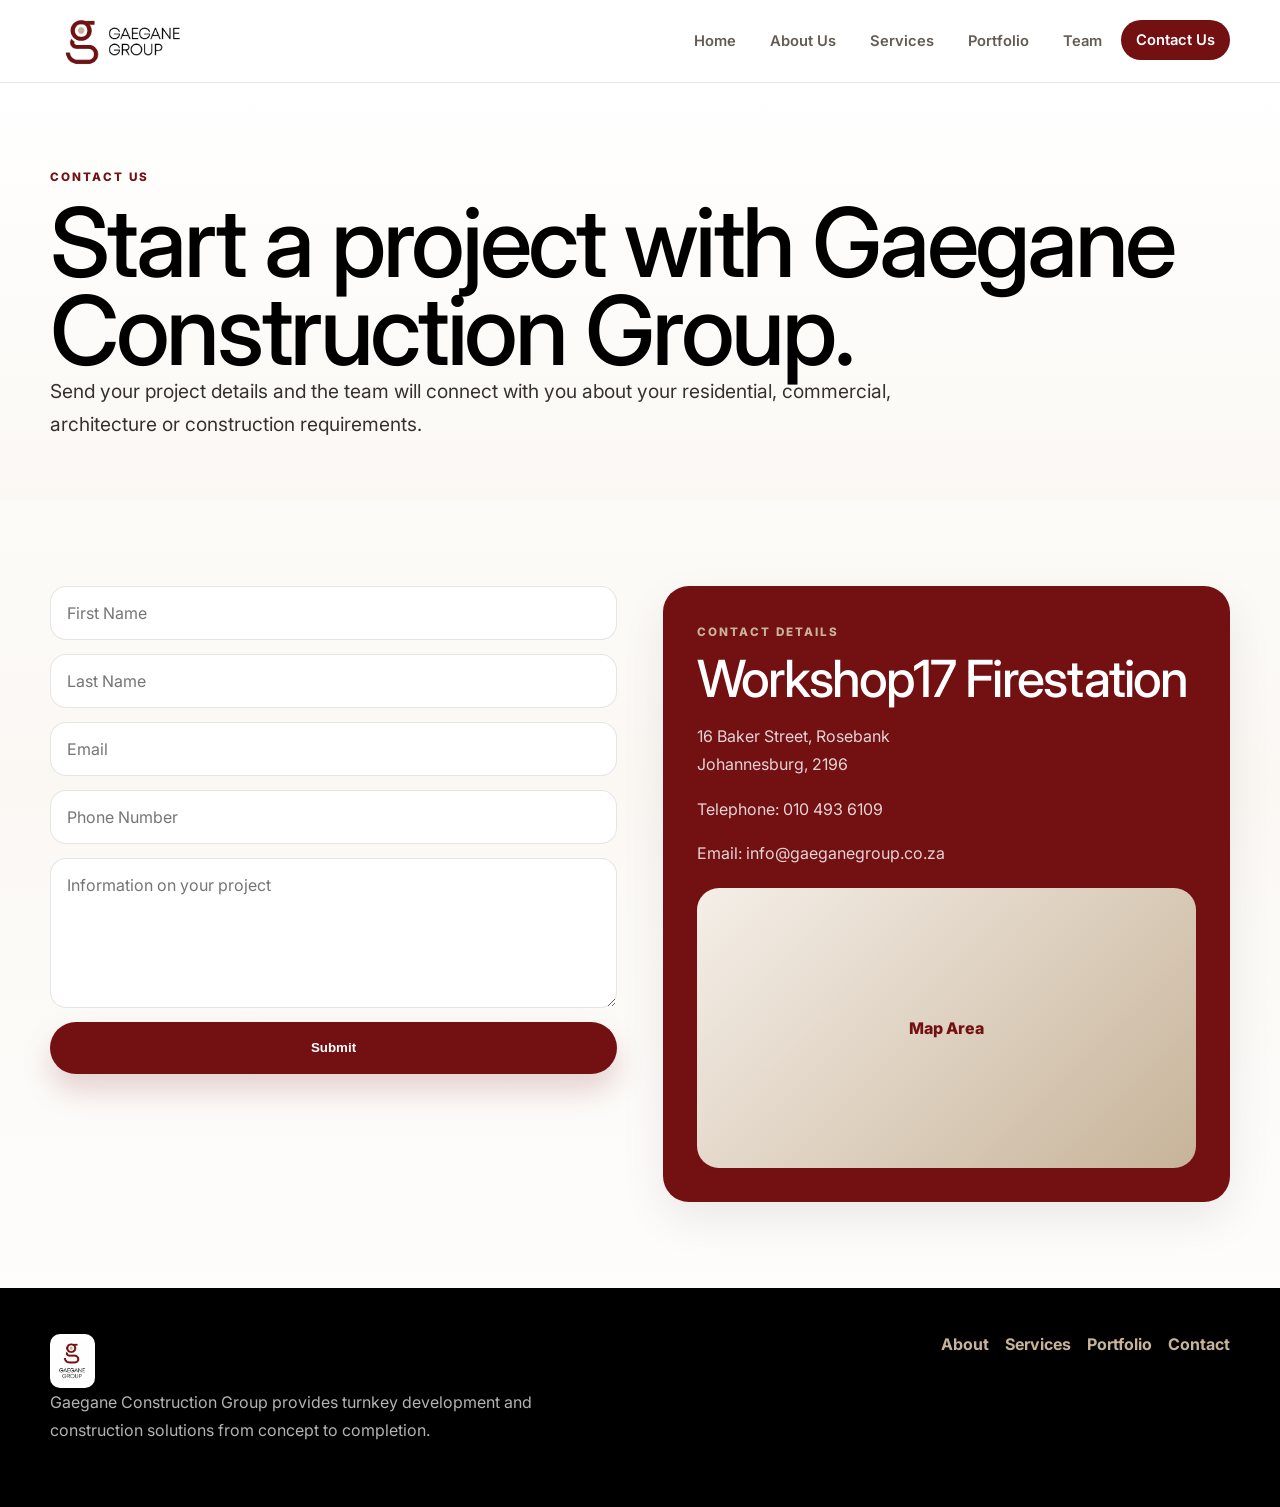
<file: gaegane-multipage-site/contact.html>
<!doctype html><html lang="en"><head><meta charset="UTF-8"><meta name="viewport" content="width=device-width, initial-scale=1.0"><title>Contact Us — Gaegane Construction Group</title><link rel="preconnect" href="https://fonts.googleapis.com"><link rel="preconnect" href="https://fonts.gstatic.com" crossorigin><link href="https://fonts.googleapis.com/css2?family=Inter:wght@400;500;600;700;800&display=swap" rel="stylesheet"><link rel="stylesheet" href="assets/css/site.css"></head><body><header class="site-header">
  <div class="container nav">
    <a class="brand" href="index.html" aria-label="Gaegane Group home"><img src="assets/images/horizont-bg.png" alt="Gaegane Group logo"></a>
    <button class="menu-toggle" type="button" aria-label="Open menu" aria-expanded="false"><span></span><span></span><span></span></button>
    <nav class="nav-links">
      <a href="index.html" class="">Home</a><a href="about.html" class="">About Us</a><a href="services.html" class="">Services</a><a href="portfolio.html" class="">Portfolio</a><a href="team.html" class="">Team</a><a href="contact.html" class="active">Contact Us</a>
    </nav>
  </div>
</header><main><section class="page-hero"><div class="container reveal"><span class="eyebrow">Contact Us</span><h1>Start a project with Gaegane Construction Group.</h1><p class="lead">Send your project details and the team will connect with you about your residential, commercial, architecture or construction requirements.</p></div></section><section class="section"><div class="container contact-grid"><form class="form reveal"><input type="text" placeholder="First Name" aria-label="First Name"><input type="text" placeholder="Last Name" aria-label="Last Name"><input type="email" placeholder="Email" aria-label="Email"><input type="tel" placeholder="Phone Number" aria-label="Phone Number"><textarea placeholder="Information on your project" aria-label="Information on your project"></textarea><button class="btn btn-primary" type="submit">Submit</button></form><div class="contact-card reveal"><span class="eyebrow" style="color:var(--gold)">Contact Details</span><h2 style="color:#fff">Workshop17 Firestation</h2><p>16 Baker Street, Rosebank<br>Johannesburg, 2196</p><p>Telephone: <a href="tel:+27104936109">010 493 6109</a></p><p>Email: <a href="mailto:info@gaeganegroup.co.za">info@gaeganegroup.co.za</a></p><div class="map-placeholder">Map Area</div></div></div></section></main><footer class="footer"><div class="container footer-inner"><div><img src="assets/images/logo.jpg" alt="Gaegane Group logo"><p>Gaegane Construction Group provides turnkey development and construction solutions from concept to completion.</p></div><div class="footer-links"><a href="about.html">About</a><a href="services.html">Services</a><a href="portfolio.html">Portfolio</a><a href="contact.html">Contact</a></div></div></footer><script src="assets/js/site.js"></script></body></html>
</file>
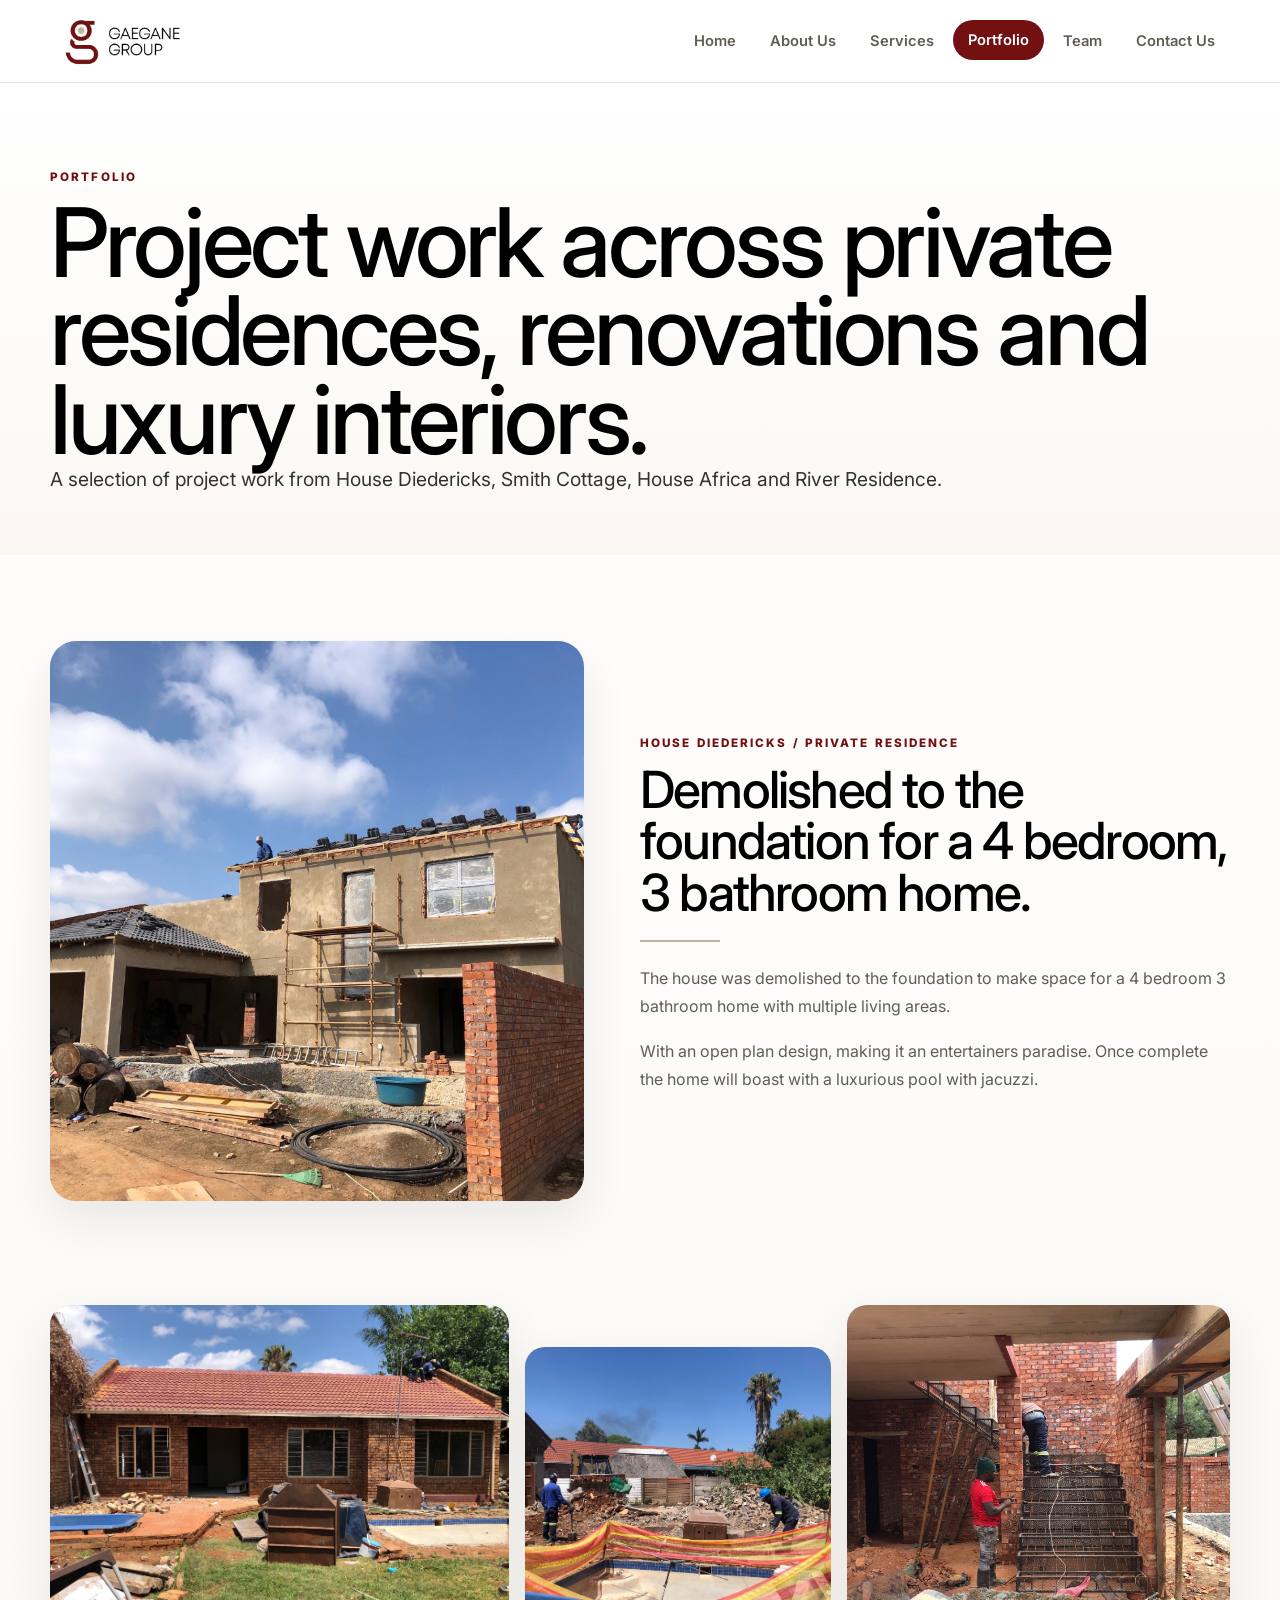
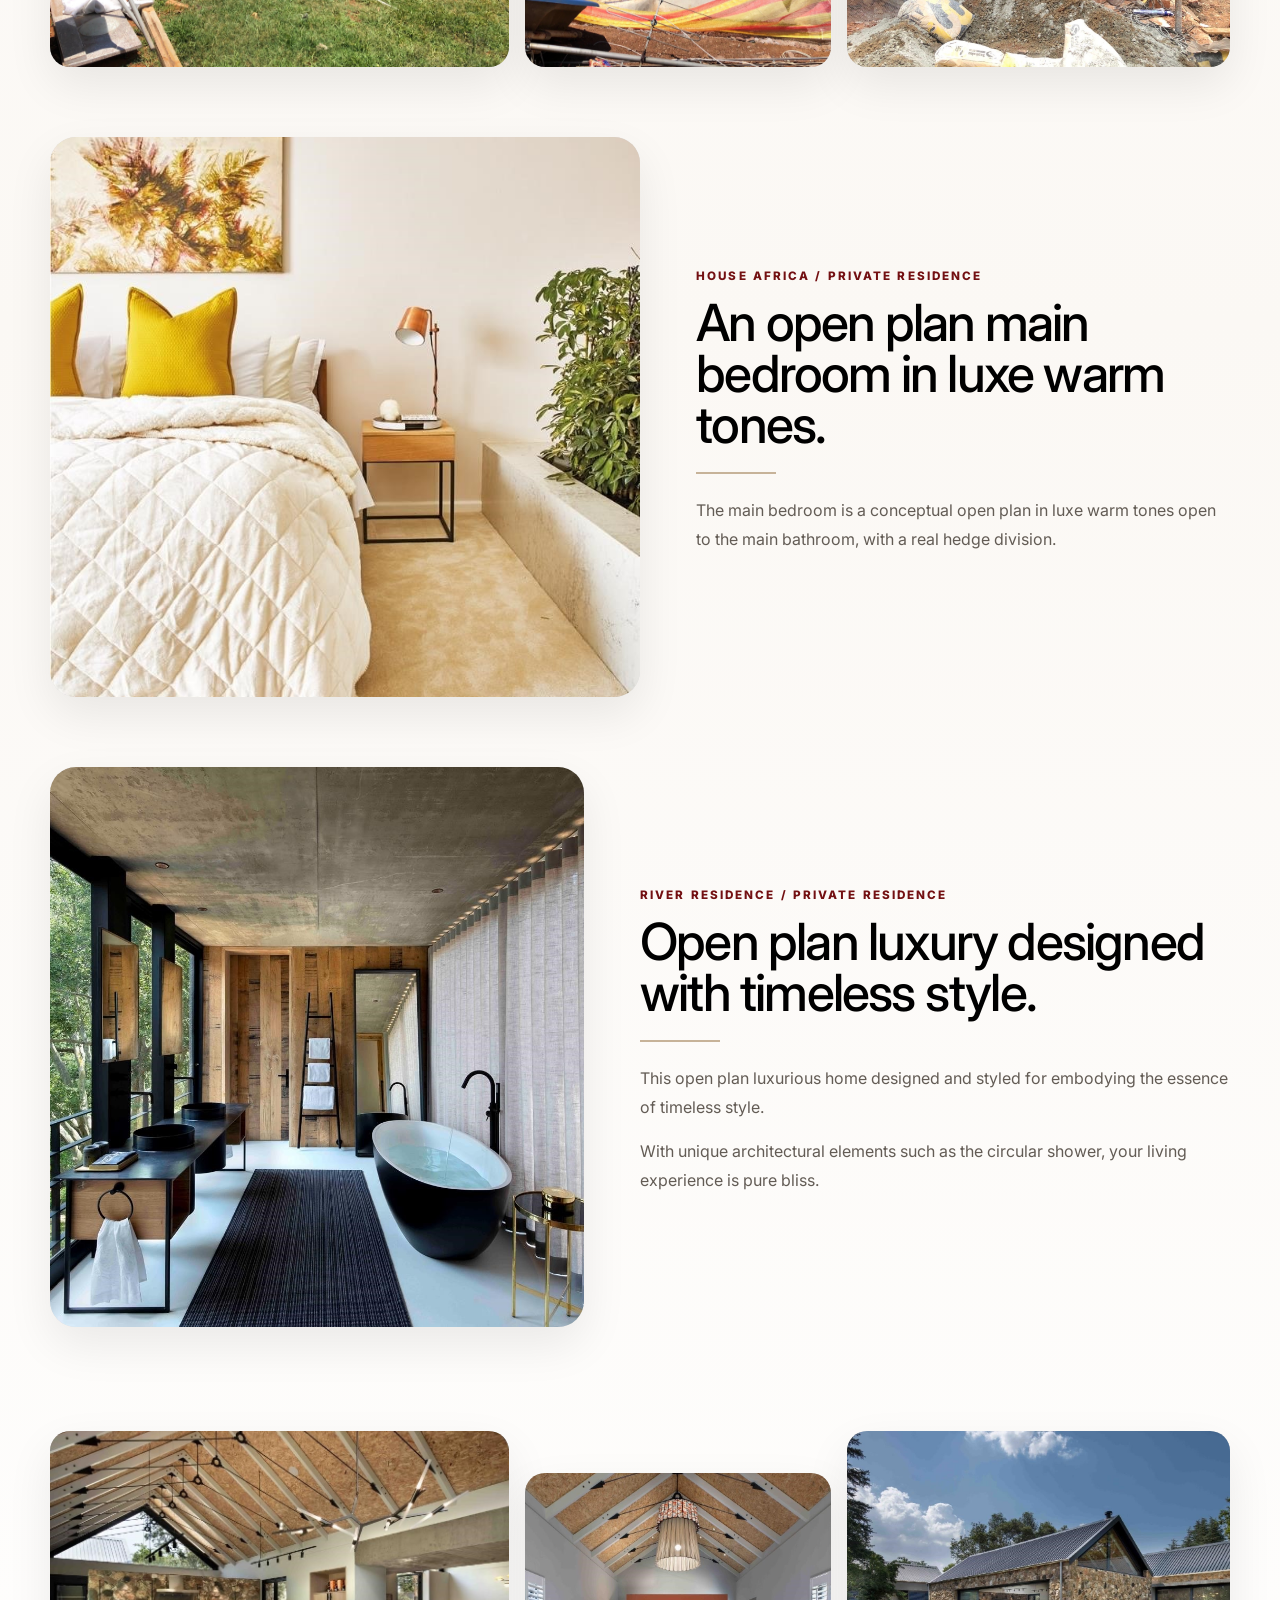
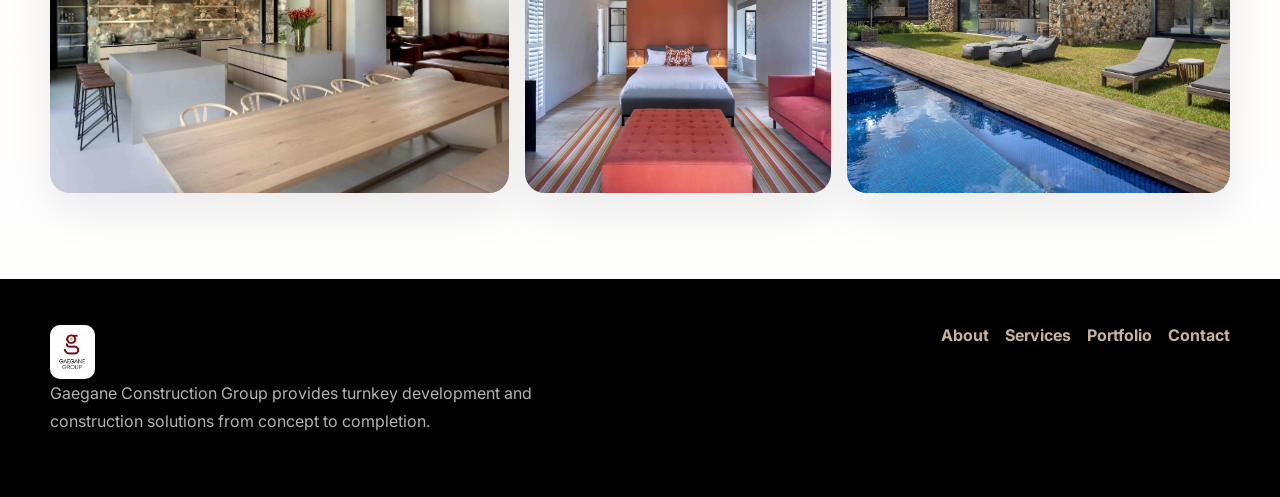
<file: gaegane-multipage-site/portfolio.html>
<!doctype html><html lang="en"><head><meta charset="UTF-8"><meta name="viewport" content="width=device-width, initial-scale=1.0"><title>Portfolio — Gaegane Construction Group</title><link rel="preconnect" href="https://fonts.googleapis.com"><link rel="preconnect" href="https://fonts.gstatic.com" crossorigin><link href="https://fonts.googleapis.com/css2?family=Inter:wght@400;500;600;700;800&display=swap" rel="stylesheet"><link rel="stylesheet" href="assets/css/site.css"></head><body><header class="site-header">
  <div class="container nav">
    <a class="brand" href="index.html" aria-label="Gaegane Group home"><img src="assets/images/horizont-bg.png" alt="Gaegane Group logo"></a>
    <button class="menu-toggle" type="button" aria-label="Open menu" aria-expanded="false"><span></span><span></span><span></span></button>
    <nav class="nav-links">
      <a href="index.html" class="">Home</a><a href="about.html" class="">About Us</a><a href="services.html" class="">Services</a><a href="portfolio.html" class="active">Portfolio</a><a href="team.html" class="">Team</a><a href="contact.html" class="">Contact Us</a>
    </nav>
  </div>
</header><main><section class="page-hero"><div class="container reveal"><span class="eyebrow">Portfolio</span><h1>Project work across private residences, renovations and luxury interiors.</h1><p class="lead">A selection of project work from House Diedericks, Smith Cottage, House Africa and River Residence.</p></div></section><section class="section"><div class="container content-stack"><div class="split"><div class="image-frame tall reveal"><img src="assets/images/diedericks-near.jpg" alt="House Diedericks nearing completion"></div><div class="text-block reveal"><span class="eyebrow">House Diedericks / Private Residence</span><h2>Demolished to the foundation for a 4 bedroom, 3 bathroom home.</h2><div class="rule"></div><p>The house was demolished to the foundation to make space for a 4 bedroom 3 bathroom home with multiple living areas.</p><p>With an open plan design, making it an entertainers paradise. Once complete the home will boast with a luxurious pool with jacuzzi.</p></div></div><div class="gallery-strip"><div class="image-frame reveal"><img src="assets/images/diedericks-demo.jpg" alt="Demolition"></div><div class="image-frame reveal"><img src="assets/images/diedericks-progress-1.jpg" alt="Construction in progress"></div><div class="image-frame reveal"><img src="assets/images/diedericks-stairs.jpg" alt="Construction nearing completion"></div></div><div class="split reverse"><div class="image-frame tall reveal"><img src="assets/images/house-africa-bedroom.jpg" alt="House Africa bedroom"></div><div class="text-block reveal"><span class="eyebrow">House Africa / Private Residence</span><h2>An open plan main bedroom in luxe warm tones.</h2><div class="rule"></div><p>The main bedroom is a conceptual open plan in luxe warm tones open to the main bathroom, with a real hedge division.</p></div></div><div class="split"><div class="image-frame tall reveal"><img src="assets/images/river-bath.jpg" alt="River Residence bathroom"></div><div class="text-block reveal"><span class="eyebrow">River Residence / Private Residence</span><h2>Open plan luxury designed with timeless style.</h2><div class="rule"></div><p>This open plan luxurious home designed and styled for embodying the essence of timeless style.</p><p>With unique architectural elements such as the circular shower, your living experience is pure bliss.</p></div></div><div class="gallery-strip"><div class="image-frame reveal"><img src="assets/images/river-kitchen.jpg" alt="Open plan kitchen"></div><div class="image-frame reveal"><img src="assets/images/river-twin.jpg" alt="Twin bedroom"></div><div class="image-frame reveal"><img src="assets/images/river-outdoor.jpg" alt="Outdoor pool seating area"></div></div></div></section></main><footer class="footer"><div class="container footer-inner"><div><img src="assets/images/logo.jpg" alt="Gaegane Group logo"><p>Gaegane Construction Group provides turnkey development and construction solutions from concept to completion.</p></div><div class="footer-links"><a href="about.html">About</a><a href="services.html">Services</a><a href="portfolio.html">Portfolio</a><a href="contact.html">Contact</a></div></div></footer><script src="assets/js/site.js"></script></body></html>
</file>
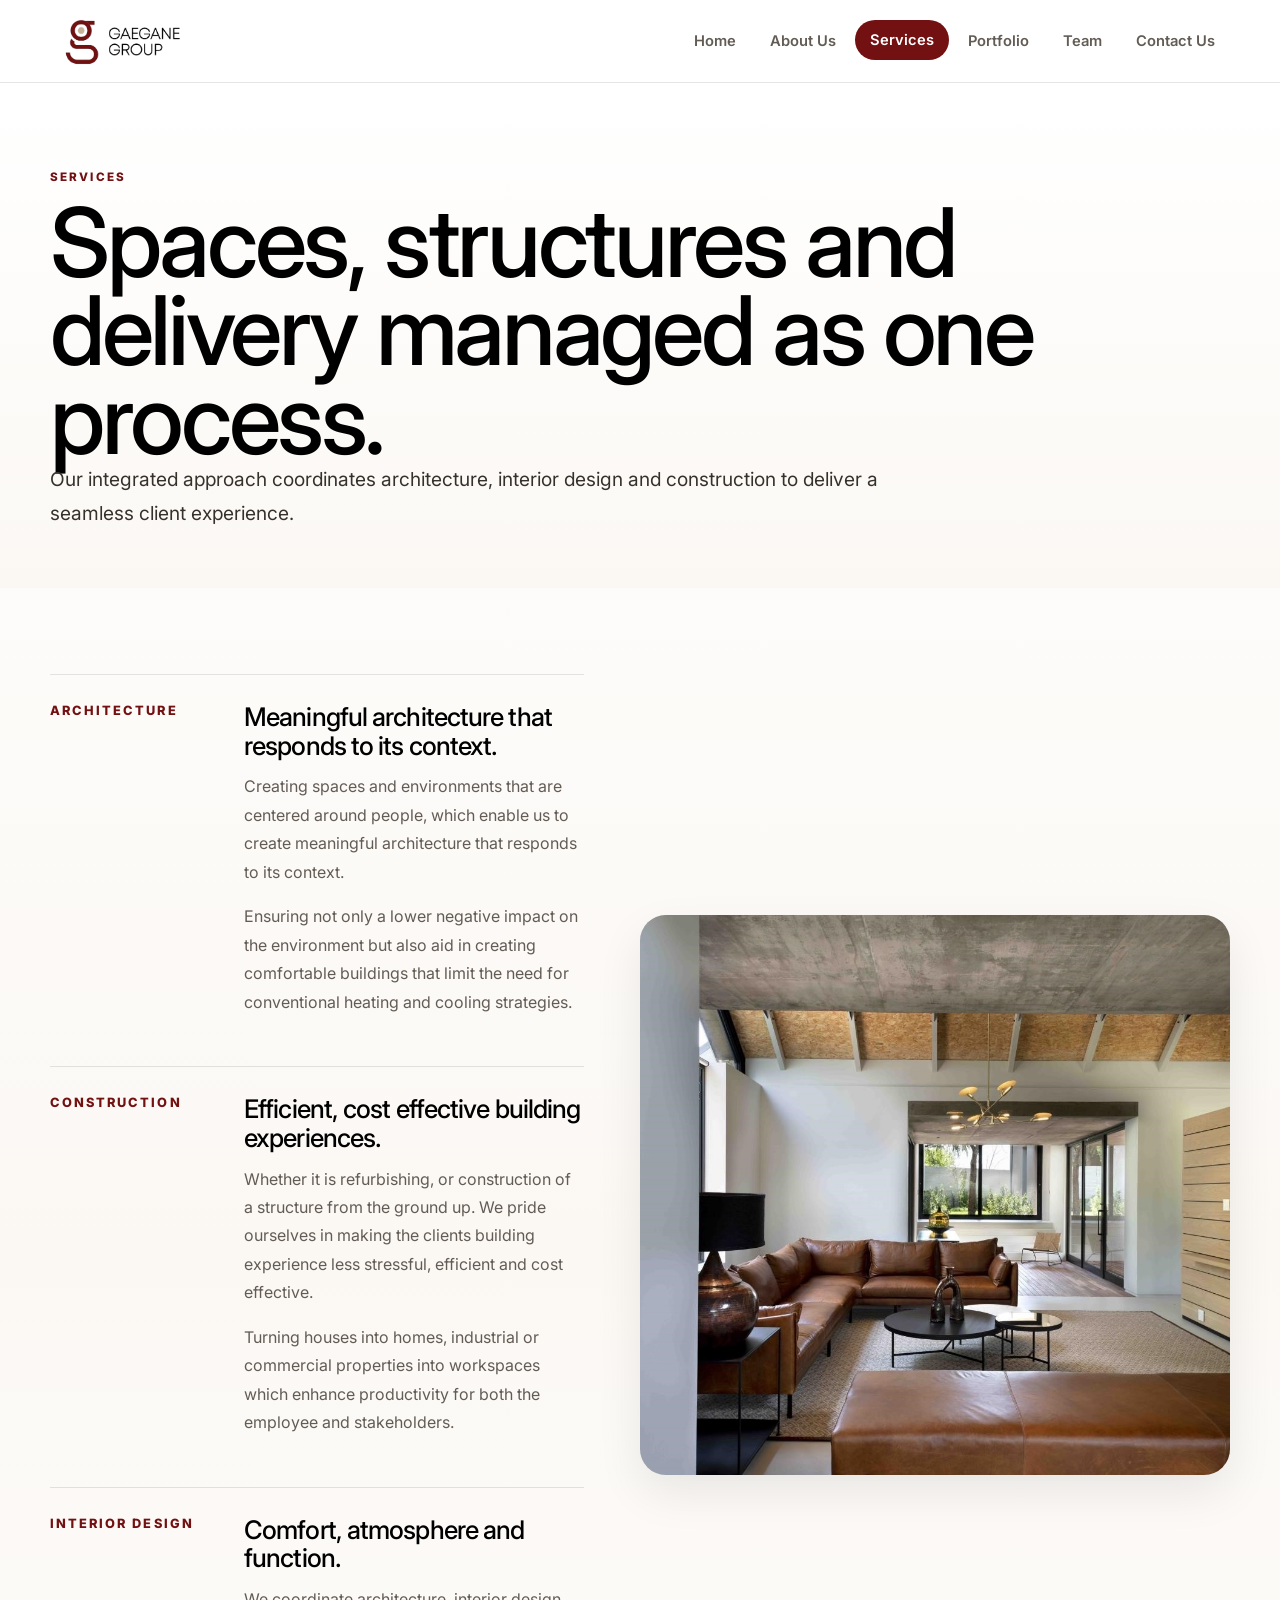
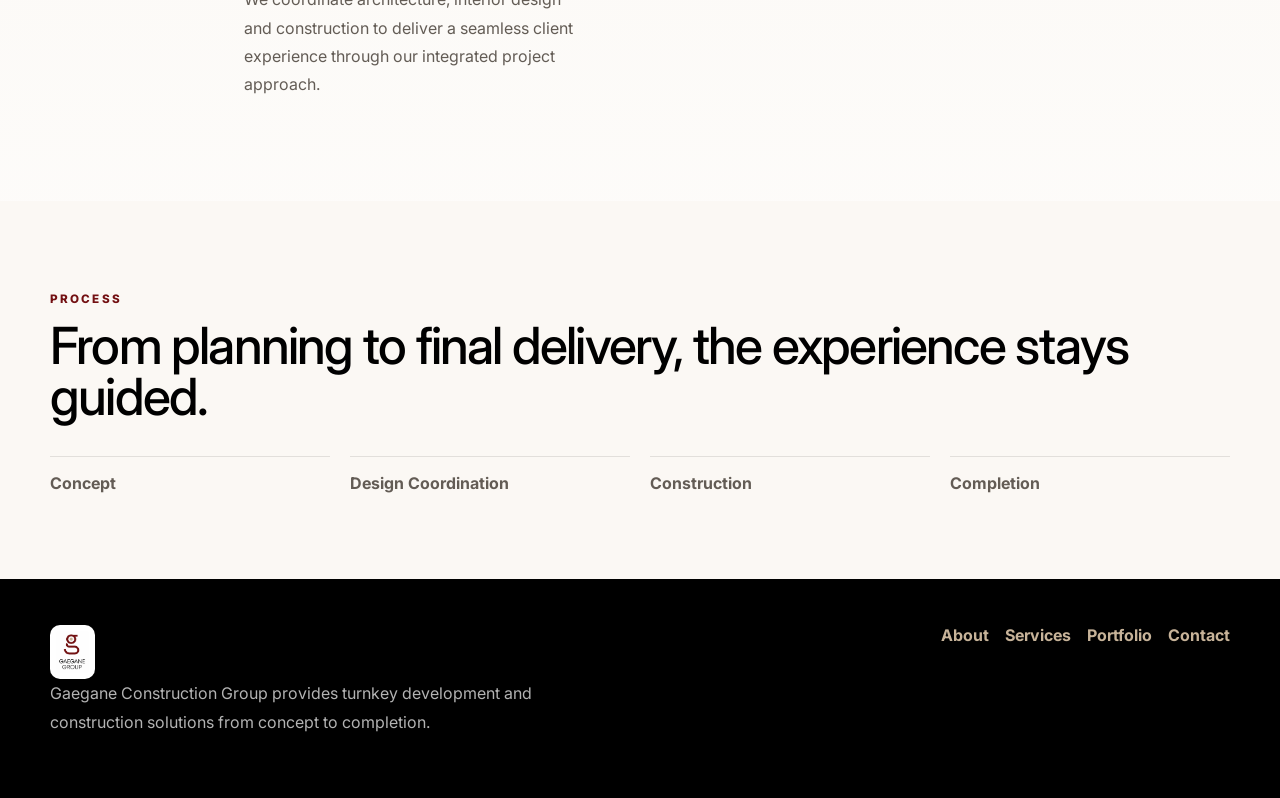
<file: gaegane-multipage-site/services.html>
<!doctype html><html lang="en"><head><meta charset="UTF-8"><meta name="viewport" content="width=device-width, initial-scale=1.0"><title>Services — Gaegane Construction Group</title><link rel="preconnect" href="https://fonts.googleapis.com"><link rel="preconnect" href="https://fonts.gstatic.com" crossorigin><link href="https://fonts.googleapis.com/css2?family=Inter:wght@400;500;600;700;800&display=swap" rel="stylesheet"><link rel="stylesheet" href="assets/css/site.css"></head><body><header class="site-header">
  <div class="container nav">
    <a class="brand" href="index.html" aria-label="Gaegane Group home"><img src="assets/images/horizont-bg.png" alt="Gaegane Group logo"></a>
    <button class="menu-toggle" type="button" aria-label="Open menu" aria-expanded="false"><span></span><span></span><span></span></button>
    <nav class="nav-links">
      <a href="index.html" class="">Home</a><a href="about.html" class="">About Us</a><a href="services.html" class="active">Services</a><a href="portfolio.html" class="">Portfolio</a><a href="team.html" class="">Team</a><a href="contact.html" class="">Contact Us</a>
    </nav>
  </div>
</header><main><section class="page-hero"><div class="container reveal"><span class="eyebrow">Services</span><h1>Spaces, structures and delivery managed as one process.</h1><p class="lead">Our integrated approach coordinates architecture, interior design and construction to deliver a seamless client experience.</p></div></section><section class="section"><div class="container split"><div class="service-list reveal"><div class="service-row"><span>Architecture</span><div><h3>Meaningful architecture that responds to its context.</h3><p>Creating spaces and environments that are centered around people, which enable us to create meaningful architecture that responds to its context.</p><p>Ensuring not only a lower negative impact on the environment but also aid in creating comfortable buildings that limit the need for conventional heating and cooling strategies.</p></div></div><div class="service-row"><span>Construction</span><div><h3>Efficient, cost effective building experiences.</h3><p>Whether it is refurbishing, or construction of a structure from the ground up. We pride ourselves in making the clients building experience less stressful, efficient and cost effective.</p><p>Turning houses into homes, industrial or commercial properties into workspaces which enhance productivity for both the employee and stakeholders.</p></div></div><div class="service-row"><span>Interior Design</span><div><h3>Comfort, atmosphere and function.</h3><p>We coordinate architecture, interior design and construction to deliver a seamless client experience through our integrated project approach.</p></div></div></div><div class="image-frame tall reveal"><img src="assets/images/river-lounge.jpg" alt="Interior design and living space"></div></div></section><section class="section alt"><div class="container"><span class="eyebrow reveal">Process</span><h2 class="reveal">From planning to final delivery, the experience stays guided.</h2><div class="plain-list"><div class="plain-item reveal">Concept</div><div class="plain-item reveal">Design Coordination</div><div class="plain-item reveal">Construction</div><div class="plain-item reveal">Completion</div></div></div></section></main><footer class="footer"><div class="container footer-inner"><div><img src="assets/images/logo.jpg" alt="Gaegane Group logo"><p>Gaegane Construction Group provides turnkey development and construction solutions from concept to completion.</p></div><div class="footer-links"><a href="about.html">About</a><a href="services.html">Services</a><a href="portfolio.html">Portfolio</a><a href="contact.html">Contact</a></div></div></footer><script src="assets/js/site.js"></script></body></html>
</file>
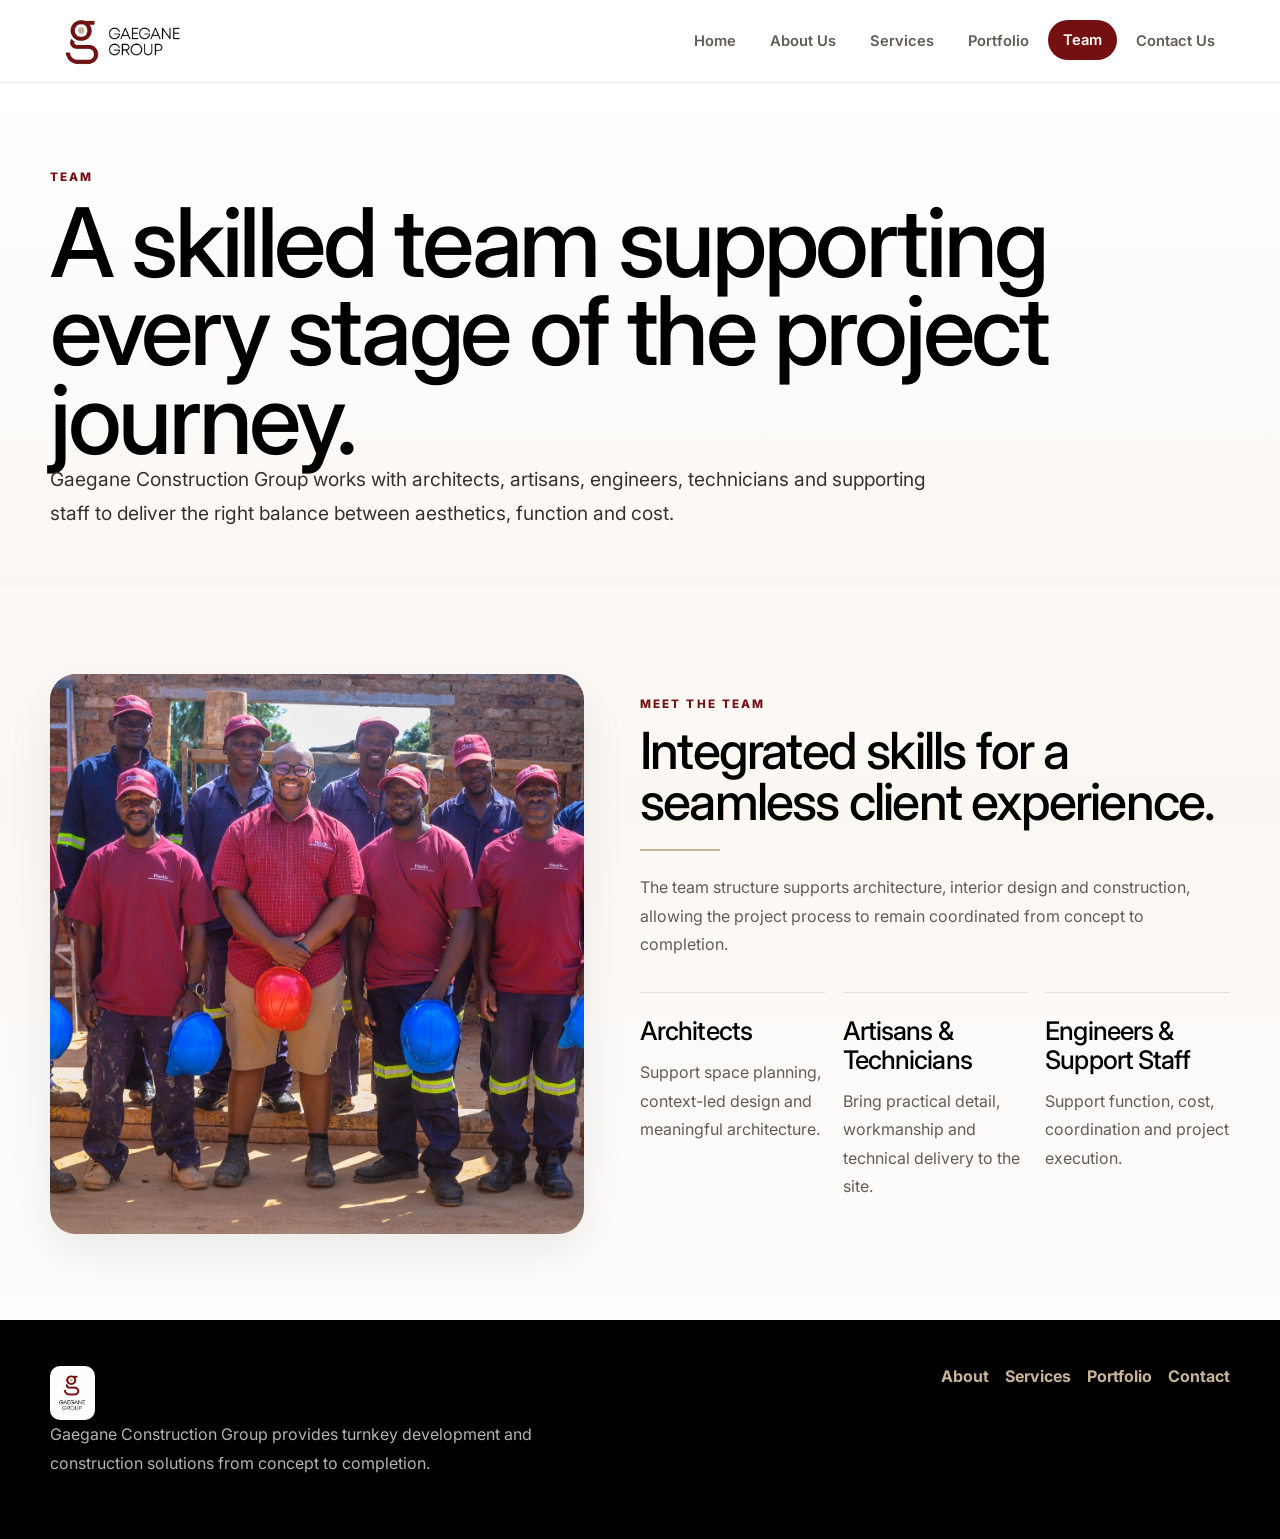
<file: gaegane-multipage-site/team.html>
<!doctype html><html lang="en"><head><meta charset="UTF-8"><meta name="viewport" content="width=device-width, initial-scale=1.0"><title>Team — Gaegane Construction Group</title><link rel="preconnect" href="https://fonts.googleapis.com"><link rel="preconnect" href="https://fonts.gstatic.com" crossorigin><link href="https://fonts.googleapis.com/css2?family=Inter:wght@400;500;600;700;800&display=swap" rel="stylesheet"><link rel="stylesheet" href="assets/css/site.css"></head><body><header class="site-header">
  <div class="container nav">
    <a class="brand" href="index.html" aria-label="Gaegane Group home"><img src="assets/images/horizont-bg.png" alt="Gaegane Group logo"></a>
    <button class="menu-toggle" type="button" aria-label="Open menu" aria-expanded="false"><span></span><span></span><span></span></button>
    <nav class="nav-links">
      <a href="index.html" class="">Home</a><a href="about.html" class="">About Us</a><a href="services.html" class="">Services</a><a href="portfolio.html" class="">Portfolio</a><a href="team.html" class="active">Team</a><a href="contact.html" class="">Contact Us</a>
    </nav>
  </div>
</header><main><section class="page-hero"><div class="container reveal"><span class="eyebrow">Team</span><h1>A skilled team supporting every stage of the project journey.</h1><p class="lead">Gaegane Construction Group works with architects, artisans, engineers, technicians and supporting staff to deliver the right balance between aesthetics, function and cost.</p></div></section><section class="section"><div class="container split"><div class="image-frame tall reveal"><img src="assets/images/team.jpg" alt="Gaegane Group team"></div><div class="text-block reveal"><span class="eyebrow">Meet the Team</span><h2>Integrated skills for a seamless client experience.</h2><div class="rule"></div><p>The team structure supports architecture, interior design and construction, allowing the project process to remain coordinated from concept to completion.</p><div class="team-grid"><div class="team-panel"><h3>Architects</h3><p>Support space planning, context-led design and meaningful architecture.</p></div><div class="team-panel"><h3>Artisans & Technicians</h3><p>Bring practical detail, workmanship and technical delivery to the site.</p></div><div class="team-panel"><h3>Engineers & Support Staff</h3><p>Support function, cost, coordination and project execution.</p></div></div></div></div></section></main><footer class="footer"><div class="container footer-inner"><div><img src="assets/images/logo.jpg" alt="Gaegane Group logo"><p>Gaegane Construction Group provides turnkey development and construction solutions from concept to completion.</p></div><div class="footer-links"><a href="about.html">About</a><a href="services.html">Services</a><a href="portfolio.html">Portfolio</a><a href="contact.html">Contact</a></div></div></footer><script src="assets/js/site.js"></script></body></html>
</file>
<file: assets/css/site.css>
:root{--maroon:#731012;--black:#000;--white:#fff;--gold:#c7b399;--paper:#fbfaf8;--soft:#f5f1ec;--text:#050505;--muted:#5f5a55;--line:rgba(0,0,0,.10);--shadow:0 18px 55px rgba(0,0,0,.10)}
*{box-sizing:border-box}html{scroll-behavior:smooth}body{margin:0;font-family:"Inter",system-ui,sans-serif;background:var(--paper);color:var(--text)}a{text-decoration:none;color:inherit}img{display:block;max-width:100%}.container{width:min(1280px,calc(100% - 48px));margin:0 auto}.site-header{position:sticky;top:0;z-index:100;background:rgba(255,255,255,.96);backdrop-filter:blur(14px);border-bottom:1px solid var(--line)}.nav{min-height:92px;display:flex;align-items:center;justify-content:space-between;gap:26px}.brand img{width:clamp(145px,13vw,210px);height:auto;object-fit:contain}.nav-links{display:flex;align-items:center;gap:16px;flex-wrap:wrap}.nav-links a{padding:12px 18px;border-radius:999px;color:#5a554f;font-weight:700;transition:.25s ease}.nav-links a:hover,body[data-page="home"] .nav-links a[data-page="home"],body[data-page="about"] .nav-links a[data-page="about"],body[data-page="services"] .nav-links a[data-page="services"],body[data-page="portfolio"] .nav-links a[data-page="portfolio"],body[data-page="team"] .nav-links a[data-page="team"],body[data-page="contact"] .nav-links a[data-page="contact"]{background:var(--maroon);color:var(--white)}.menu-toggle{display:none;width:46px;height:46px;border:0;background:transparent;cursor:pointer;flex-direction:column;gap:5px;justify-content:center;align-items:center}.menu-toggle span{width:24px;height:2px;background:var(--black);border-radius:999px}.section{padding:76px 0}.eyebrow{display:inline-block;margin-bottom:18px;color:var(--maroon);font-size:.78rem;font-weight:800;letter-spacing:.18em;text-transform:uppercase}h1,h2,h3,p{margin-top:0}h1{font-size:clamp(3rem,7vw,6.5rem);line-height:.96;letter-spacing:-.065em;margin-bottom:24px;max-width:1120px}h2{font-size:clamp(2rem,4.2vw,4.4rem);line-height:1;letter-spacing:-.045em;margin-bottom:24px}h3{font-size:clamp(1.3rem,2vw,2rem);line-height:1.1;letter-spacing:-.02em;margin-bottom:14px}p{color:var(--muted);font-size:1.05rem;line-height:1.75}strong{color:var(--text)}.btn-row{display:flex;gap:18px;flex-wrap:wrap;margin-top:28px}.btn{display:inline-flex;min-height:56px;align-items:center;justify-content:center;padding:0 28px;border-radius:999px;font-weight:800;transition:.25s ease;border:1px solid transparent}.btn:hover{transform:translateY(-2px)}.btn-primary{background:var(--maroon);color:var(--white);box-shadow:0 16px 28px rgba(115,16,18,.18)}.btn-light{background:rgba(255,255,255,.92);color:var(--black)}.text-link{display:inline-flex;color:var(--maroon);font-weight:800;margin-top:12px;border-bottom:1px solid var(--gold)}
.home-hero{position:relative;min-height:calc(100vh - 92px);overflow:hidden;display:grid;align-items:center;background:var(--black)}.hero-slider,.hero-slide{position:absolute;inset:0}.hero-slide{background-size:cover;background-position:center;opacity:0;transform:scale(1.04);transition:opacity .9s ease,transform 1.2s ease}.hero-slide.active{opacity:1;transform:scale(1)}.hero-overlay{position:relative;z-index:2;width:100%;min-height:inherit;display:grid;align-items:center;background:linear-gradient(90deg,rgba(0,0,0,.68),rgba(0,0,0,.32) 58%,rgba(0,0,0,.18))}.hero-content{padding:90px 0}.home-hero h1,.home-hero p{color:var(--white)}.home-hero h1{max-width:1000px}.home-hero p{max-width:820px;color:rgba(255,255,255,.86)}.hero-dots{position:absolute;right:44px;bottom:42px;z-index:4;display:flex;gap:10px}.hero-dots button{width:12px;height:12px;padding:0;border:1px solid rgba(255,255,255,.75);border-radius:50%;background:rgba(255,255,255,.45);cursor:pointer}.hero-dots button.active{background:var(--white)}
.ticker{overflow:hidden;background:var(--maroon);color:var(--white);border-top:1px solid rgba(255,255,255,.18);border-bottom:1px solid rgba(255,255,255,.18)}.ticker-track{display:flex;width:max-content;gap:52px;white-space:nowrap;padding:16px 0;animation:tickerMove 28s linear infinite}.ticker span{font-size:.78rem;letter-spacing:.18em;text-transform:uppercase;font-weight:800}@keyframes tickerMove{from{transform:translateX(100vw)}to{transform:translateX(-100%)}}
.page-hero{padding:clamp(100px,12vh,150px) 0 58px}.page-hero p{max-width:900px;font-size:1.2rem}.image-first{display:grid;grid-template-columns:1.12fr .88fr;gap:48px;align-items:start}.image-first.reverse{grid-template-columns:.88fr 1.12fr}.image-first.reverse img{order:2}.image-first>img,.preview-grid img,.portfolio-card img,.contact-details img{width:100%;height:clamp(380px,54vw,660px);object-fit:cover;border-radius:0}.text-block{padding:20px 0;max-width:720px}.preview-grid{display:grid;grid-template-columns:1fr 1fr;gap:42px}.preview-grid article img{height:420px;margin-bottom:26px}.service-list{display:grid;gap:96px}.portfolio-grid{display:grid;grid-template-columns:repeat(3,1fr);gap:30px}.portfolio-card{background:var(--white);border:1px solid var(--line);overflow:hidden;transition:.25s ease}.portfolio-card:hover{transform:translateY(-4px);box-shadow:var(--shadow)}.portfolio-card img{height:280px}.portfolio-card div{padding:22px}.role-grid{display:grid;grid-template-columns:repeat(3,1fr);gap:28px}.role-grid article{border-top:2px solid var(--maroon);padding-top:22px}.contact-layout{display:grid;grid-template-columns:1fr 1fr;gap:58px;align-items:start}.contact-form{display:grid;gap:18px}.form-row{display:grid;grid-template-columns:1fr 1fr;gap:18px}label{display:grid;gap:8px;color:var(--text);font-weight:800}input,textarea{width:100%;border:1px solid var(--line);background:var(--white);padding:15px 16px;font:inherit}textarea{resize:vertical}.contact-details img{height:420px;margin-bottom:26px}
.footer{background:var(--black);color:var(--white);padding:44px 0}.footer-inner{display:flex;justify-content:space-between;gap:30px;flex-wrap:wrap}.footer-brand img{width:170px;background:var(--white);padding:10px;margin-bottom:14px}.footer p{color:rgba(255,255,255,.74)}.footer-links{display:flex;gap:18px;flex-wrap:wrap}.footer-links a{color:var(--gold);font-weight:800}.reveal{opacity:0;transform:translateY(30px);transition:opacity .75s ease,transform .75s ease}.reveal.revealed{opacity:1;transform:translateY(0)}
@media(max-width:1100px){.portfolio-grid{grid-template-columns:repeat(2,1fr)}h1{font-size:clamp(3rem,9vw,5.8rem)}}@media(max-width:860px){.container{width:min(100% - 28px,1280px)}.nav{min-height:78px}.brand img{width:clamp(130px,38vw,170px)}.menu-toggle{display:flex}.nav-links{position:absolute;top:100%;left:0;right:0;display:none;background:rgba(255,255,255,.98);padding:16px;border-bottom:1px solid var(--line);box-shadow:0 18px 35px rgba(0,0,0,.08);flex-direction:column;align-items:flex-start}.nav-links.active{display:flex}.nav-links a{width:100%}.home-hero{min-height:calc(100vh - 78px)}.hero-content{padding:64px 0}.hero-overlay{background:linear-gradient(180deg,rgba(0,0,0,.62),rgba(0,0,0,.34))}h1{font-size:clamp(2.45rem,13vw,4.5rem);line-height:1}.page-hero{padding:74px 0 44px}h2{font-size:clamp(2rem,10vw,3.4rem)}.image-first,.image-first.reverse,.preview-grid,.role-grid,.contact-layout{grid-template-columns:1fr}.image-first.reverse img{order:0}.image-first>img,.preview-grid article img,.contact-details img{height:340px}.portfolio-grid{grid-template-columns:1fr}.hero-dots{right:24px;bottom:28px}.form-row{grid-template-columns:1fr}}@media(max-width:520px){.btn{width:100%}.btn-row{gap:12px}.home-hero h1{font-size:clamp(2.2rem,14vw,3.4rem)}.home-hero p{font-size:1rem}.image-first>img,.preview-grid article img,.contact-details img{height:280px}.section{padding:56px 0}}
ing:56px 0}}
=======
:root{
  --maroon:#731012;--gold:#c7b399;--black:#000;--white:#fff;
  --paper:#fbf8f4;--paper-2:#f5efe8;--ink:#111;--muted:#635c55;
  --line:rgba(0,0,0,.10);--soft:0 18px 46px rgba(0,0,0,.08);--radius:26px;
}
*{box-sizing:border-box} html{scroll-behavior:smooth}
body{margin:0;font-family:'Gilroy','Inter',system-ui,-apple-system,BlinkMacSystemFont,"Segoe UI",sans-serif;color:var(--ink);background:linear-gradient(180deg,#fff 0%,var(--paper) 52%,#fff 100%)}
body.nav-open{overflow:hidden} a{text-decoration:none;color:inherit} img{display:block;max-width:100%}
.container{width:min(1180px,calc(100% - 32px));margin:0 auto}
.site-header{position:sticky;top:0;z-index:100;background:rgba(255,255,255,.92);backdrop-filter:blur(16px);border-bottom:1px solid var(--line)}
.nav{height:82px;display:flex;align-items:center;justify-content:space-between;gap:22px}
.brand{display:flex;align-items:center;flex-shrink:0}.brand img{height:clamp(40px,4.2vw,58px);width:auto;max-width:210px;object-fit:contain}
.nav-links{display:flex;align-items:center;gap:4px}.nav-links a{padding:11px 15px;border-radius:999px;color:var(--muted);font-size:.92rem;font-weight:600;transition:.25s ease}
.nav-links a:hover,.nav-links a.active{background:var(--maroon);color:#fff;transform:translateY(-1px)}
.menu-toggle{display:none;width:46px;height:46px;border:1px solid var(--line);background:#fff;border-radius:999px;cursor:pointer;align-items:center;justify-content:center;flex-direction:column;gap:5px}
.menu-toggle span{width:20px;height:2px;background:var(--black);border-radius:999px;transition:.25s ease}.menu-toggle.active span:nth-child(1){transform:translateY(7px) rotate(45deg)}.menu-toggle.active span:nth-child(2){opacity:0}.menu-toggle.active span:nth-child(3){transform:translateY(-7px) rotate(-45deg)}
.eyebrow{display:inline-block;color:var(--maroon);letter-spacing:.18em;text-transform:uppercase;font-size:.73rem;font-weight:800;margin-bottom:14px}
h1,h2,h3{font-weight:500;letter-spacing:-.035em;color:var(--black)}h1{font-size:clamp(3rem,7.5vw,6.9rem);line-height:.92;margin:0}h2{font-size:clamp(2rem,4vw,4rem);line-height:1;margin:0 0 18px}h3{font-size:clamp(1.25rem,2vw,1.75rem);line-height:1.12;margin:0 0 12px}
p{font-size:1rem;line-height:1.78;color:var(--muted);margin:0 0 16px}.lead{font-size:clamp(1.05rem,1.5vw,1.25rem);line-height:1.75;color:#37312c;max-width:800px}
.btn-row{display:flex;flex-wrap:wrap;gap:16px;margin-top:28px}.btn{display:inline-flex;align-items:center;justify-content:center;min-height:52px;padding:0 22px;border-radius:999px;border:1px solid transparent;font-weight:800;transition:.25s ease}.btn-primary{background:var(--maroon);color:#fff;box-shadow:0 16px 30px rgba(115,16,18,.18)}.btn-primary:hover{background:#5e0d0f;transform:translateY(-2px)}.btn-secondary{border-color:var(--gold);color:var(--black);background:rgba(255,255,255,.8)}.btn-secondary:hover{background:var(--gold);transform:translateY(-2px)}
.hero{min-height:calc(100vh - 82px);display:grid;grid-template-rows:minmax(500px,72vh) auto}.hero-media{position:relative;overflow:hidden;background:#111}.hero-slide{position:absolute;inset:0;opacity:0;transform:scale(1.04);transition:opacity .9s ease,transform 1.4s ease}.hero-slide.active{opacity:1;transform:scale(1)}.hero-slide img{width:100%;height:100%;object-fit:cover}.hero-media::after{content:"";position:absolute;inset:0;background:linear-gradient(90deg,rgba(0,0,0,.72),rgba(0,0,0,.36) 47%,rgba(0,0,0,.12)),linear-gradient(180deg,rgba(0,0,0,.1),rgba(0,0,0,.52))}
.hero-overlay{position:absolute;inset:0;z-index:2;display:flex;align-items:end;padding:52px 0}.hero-content{max-width:900px;color:#fff}.hero-content .eyebrow{color:var(--gold)}.hero-content h1{color:#fff;text-shadow:0 10px 34px rgba(0,0,0,.22)}.hero-content p{color:rgba(255,255,255,.84);max-width:720px;margin-top:22px}.hero-dots{position:absolute;right:32px;bottom:36px;z-index:3;display:flex;gap:9px}.hero-dot{width:10px;height:10px;border-radius:50%;border:0;background:rgba(255,255,255,.5);cursor:pointer}.hero-dot.active{background:#fff;transform:scale(1.2)}
.intro-paper{padding:56px 0 76px;background:linear-gradient(180deg,#fff,var(--paper))}.intro-grid{display:grid;grid-template-columns:.9fr 1.1fr;gap:50px;align-items:start}.number-label{font-size:.8rem;letter-spacing:.16em;text-transform:uppercase;color:var(--maroon);font-weight:800;border-top:1px solid var(--gold);padding-top:16px}.plain-list{display:grid;grid-template-columns:repeat(4,1fr);gap:20px;margin-top:34px}.plain-item{border-top:1px solid var(--line);padding-top:16px;color:var(--muted);font-weight:700}
.section{padding:86px 0}.section.alt{background:var(--paper)}.split{display:grid;grid-template-columns:.95fr 1.05fr;gap:56px;align-items:center}.split.reverse{grid-template-columns:1.05fr .95fr}.image-frame{position:relative;border-radius:var(--radius);overflow:hidden;min-height:420px;background:#ddd;box-shadow:var(--soft)}.image-frame.tall{min-height:560px}.image-frame img{width:100%;height:100%;position:absolute;inset:0;object-fit:cover}.text-block{padding:10px 0}.rule{width:80px;height:2px;background:var(--gold);margin:22px 0}.values{display:flex;flex-wrap:wrap;gap:12px;margin-top:24px}.value{border:1px solid var(--line);background:rgba(255,255,255,.68);border-radius:999px;padding:10px 14px;font-weight:700;color:var(--muted)}
.service-list{display:grid;gap:34px}.service-row{display:grid;grid-template-columns:160px 1fr;gap:34px;border-top:1px solid var(--line);padding-top:28px}.service-row span{font-size:.8rem;letter-spacing:.16em;text-transform:uppercase;color:var(--maroon);font-weight:800}
.gallery-strip{display:grid;grid-template-columns:1.2fr .8fr 1fr;gap:16px;margin-top:34px}.gallery-strip .image-frame{min-height:320px;border-radius:20px}.gallery-strip .image-frame:nth-child(2){margin-top:42px}
.project-grid{display:grid;grid-template-columns:repeat(3,1fr);gap:18px;margin-top:34px}.project-card{position:relative;min-height:360px;border-radius:24px;overflow:hidden;background:#111;box-shadow:var(--soft)}.project-card img{width:100%;height:100%;object-fit:cover;position:absolute;inset:0;transition:transform .6s ease}.project-card:hover img{transform:scale(1.05)}.project-card::after{content:"";position:absolute;inset:0;background:linear-gradient(180deg,transparent 35%,rgba(0,0,0,.72))}.project-copy{position:absolute;z-index:2;left:22px;right:22px;bottom:22px;color:#fff}.project-copy h3{color:#fff;margin-bottom:6px}.project-copy p{color:rgba(255,255,255,.78);font-size:.92rem;margin:0}
.page-hero{padding:82px 0 42px;background:linear-gradient(180deg,#fff,var(--paper))}.page-hero .lead{max-width:900px}.content-stack{display:grid;gap:70px}.team-grid{display:grid;grid-template-columns:repeat(3,1fr);gap:18px;margin-top:34px}.team-panel{border-top:1px solid var(--line);padding-top:24px}
.contact-grid{display:grid;grid-template-columns:1fr 1fr;gap:46px;align-items:start}.form{display:grid;gap:14px}.form input,.form textarea{width:100%;border:1px solid var(--line);background:#fff;border-radius:16px;padding:16px;font:inherit;color:var(--black)}.form textarea{min-height:150px;resize:vertical}.contact-card{background:var(--maroon);color:#fff;border-radius:var(--radius);padding:34px;box-shadow:var(--soft)}.contact-card p,.contact-card a{color:rgba(255,255,255,.82)}.map-placeholder{min-height:280px;border-radius:22px;background:linear-gradient(135deg,var(--paper-2),var(--gold));display:grid;place-items:center;color:var(--maroon);font-weight:800;margin-top:20px}
.footer{background:#000;color:#fff;padding:46px 0}.footer-inner{display:flex;justify-content:space-between;gap:26px;flex-wrap:wrap;align-items:flex-start}.footer img{height:54px;width:auto;background:#fff;border-radius:10px;padding:6px}.footer p{color:rgba(255,255,255,.7);max-width:520px}.footer-links{display:flex;gap:16px;flex-wrap:wrap}.footer-links a{color:var(--gold);font-weight:700}
.reveal{opacity:0;transform:translateY(26px);transition:opacity .75s ease,transform .75s ease}.reveal.visible{opacity:1;transform:translateY(0)}
@media(max-width:980px){.menu-toggle{display:flex}.nav-links{position:absolute;top:82px;left:0;right:0;display:none;flex-direction:column;align-items:stretch;background:rgba(255,255,255,.98);padding:18px;border-bottom:1px solid var(--line);box-shadow:0 20px 40px rgba(0,0,0,.08)}.nav-links.active{display:flex}.nav-links a{width:100%}.intro-grid,.split,.split.reverse,.contact-grid{grid-template-columns:1fr}.plain-list{grid-template-columns:repeat(2,1fr)}.project-grid,.team-grid{grid-template-columns:1fr}.gallery-strip{grid-template-columns:1fr}.gallery-strip .image-frame:nth-child(2){margin-top:0}.service-row{grid-template-columns:1fr;gap:12px}}
@media(max-width:640px){.container{width:min(100% - 24px,1180px)}.nav{height:74px}.brand img{height:42px;max-width:155px}.nav-links{top:74px}.hero{grid-template-rows:minmax(560px,78vh) auto}.hero-overlay{padding:36px 0}.hero-dots{right:20px;bottom:22px}.intro-paper,.section{padding:56px 0}.plain-list{grid-template-columns:1fr}.image-frame,.image-frame.tall{min-height:320px}.project-card{min-height:300px}}
>>>>>>> f34cf66c8f82d0b5936bfe1d0e8e9f3deeac0847
</file>
<file: gaegane-multipage-site/assets/css/site.css>
:root{
  --maroon:#731012;--gold:#c7b399;--black:#000;--white:#fff;
  --paper:#fbf8f4;--paper-2:#f5efe8;--ink:#111;--muted:#635c55;
  --line:rgba(0,0,0,.10);--soft:0 18px 46px rgba(0,0,0,.08);--radius:26px;
}
*{box-sizing:border-box} html{scroll-behavior:smooth}
body{margin:0;font-family:'Gilroy','Inter',system-ui,-apple-system,BlinkMacSystemFont,"Segoe UI",sans-serif;color:var(--ink);background:linear-gradient(180deg,#fff 0%,var(--paper) 52%,#fff 100%)}
body.nav-open{overflow:hidden} a{text-decoration:none;color:inherit} img{display:block;max-width:100%}
.container{width:min(1180px,calc(100% - 32px));margin:0 auto}
.site-header{position:sticky;top:0;z-index:100;background:rgba(255,255,255,.92);backdrop-filter:blur(16px);border-bottom:1px solid var(--line)}
.nav{height:82px;display:flex;align-items:center;justify-content:space-between;gap:22px}
.brand{display:flex;align-items:center;flex-shrink:0}.brand img{height:clamp(40px,4.2vw,58px);width:auto;max-width:210px;object-fit:contain}
.nav-links{display:flex;align-items:center;gap:4px}.nav-links a{padding:11px 15px;border-radius:999px;color:var(--muted);font-size:.92rem;font-weight:600;transition:.25s ease}
.nav-links a:hover,.nav-links a.active{background:var(--maroon);color:#fff;transform:translateY(-1px)}
.menu-toggle{display:none;width:46px;height:46px;border:1px solid var(--line);background:#fff;border-radius:999px;cursor:pointer;align-items:center;justify-content:center;flex-direction:column;gap:5px}
.menu-toggle span{width:20px;height:2px;background:var(--black);border-radius:999px;transition:.25s ease}.menu-toggle.active span:nth-child(1){transform:translateY(7px) rotate(45deg)}.menu-toggle.active span:nth-child(2){opacity:0}.menu-toggle.active span:nth-child(3){transform:translateY(-7px) rotate(-45deg)}
.eyebrow{display:inline-block;color:var(--maroon);letter-spacing:.18em;text-transform:uppercase;font-size:.73rem;font-weight:800;margin-bottom:14px}
h1,h2,h3{font-weight:500;letter-spacing:-.035em;color:var(--black)}h1{font-size:clamp(3rem,7.5vw,6.9rem);line-height:.92;margin:0}h2{font-size:clamp(2rem,4vw,4rem);line-height:1;margin:0 0 18px}h3{font-size:clamp(1.25rem,2vw,1.75rem);line-height:1.12;margin:0 0 12px}
p{font-size:1rem;line-height:1.78;color:var(--muted);margin:0 0 16px}.lead{font-size:clamp(1.05rem,1.5vw,1.25rem);line-height:1.75;color:#37312c;max-width:800px}
.btn-row{display:flex;flex-wrap:wrap;gap:16px;margin-top:28px}.btn{display:inline-flex;align-items:center;justify-content:center;min-height:52px;padding:0 22px;border-radius:999px;border:1px solid transparent;font-weight:800;transition:.25s ease}.btn-primary{background:var(--maroon);color:#fff;box-shadow:0 16px 30px rgba(115,16,18,.18)}.btn-primary:hover{background:#5e0d0f;transform:translateY(-2px)}.btn-secondary{border-color:var(--gold);color:var(--black);background:rgba(255,255,255,.8)}.btn-secondary:hover{background:var(--gold);transform:translateY(-2px)}
.hero{min-height:calc(100vh - 82px);display:grid;grid-template-rows:minmax(500px,72vh) auto}.hero-media{position:relative;overflow:hidden;background:#111}.hero-slide{position:absolute;inset:0;opacity:0;transform:scale(1.04);transition:opacity .9s ease,transform 1.4s ease}.hero-slide.active{opacity:1;transform:scale(1)}.hero-slide img{width:100%;height:100%;object-fit:cover}.hero-media::after{content:"";position:absolute;inset:0;background:linear-gradient(90deg,rgba(0,0,0,.72),rgba(0,0,0,.36) 47%,rgba(0,0,0,.12)),linear-gradient(180deg,rgba(0,0,0,.1),rgba(0,0,0,.52))}
.hero-overlay{position:absolute;inset:0;z-index:2;display:flex;align-items:end;padding:52px 0}.hero-content{max-width:900px;color:#fff}.hero-content .eyebrow{color:var(--gold)}.hero-content h1{color:#fff;text-shadow:0 10px 34px rgba(0,0,0,.22)}.hero-content p{color:rgba(255,255,255,.84);max-width:720px;margin-top:22px}.hero-dots{position:absolute;right:32px;bottom:36px;z-index:3;display:flex;gap:9px}.hero-dot{width:10px;height:10px;border-radius:50%;border:0;background:rgba(255,255,255,.5);cursor:pointer}.hero-dot.active{background:#fff;transform:scale(1.2)}
.intro-paper{padding:56px 0 76px;background:linear-gradient(180deg,#fff,var(--paper))}.intro-grid{display:grid;grid-template-columns:.9fr 1.1fr;gap:50px;align-items:start}.number-label{font-size:.8rem;letter-spacing:.16em;text-transform:uppercase;color:var(--maroon);font-weight:800;border-top:1px solid var(--gold);padding-top:16px}.plain-list{display:grid;grid-template-columns:repeat(4,1fr);gap:20px;margin-top:34px}.plain-item{border-top:1px solid var(--line);padding-top:16px;color:var(--muted);font-weight:700}
.section{padding:86px 0}.section.alt{background:var(--paper)}.split{display:grid;grid-template-columns:.95fr 1.05fr;gap:56px;align-items:center}.split.reverse{grid-template-columns:1.05fr .95fr}.image-frame{position:relative;border-radius:var(--radius);overflow:hidden;min-height:420px;background:#ddd;box-shadow:var(--soft)}.image-frame.tall{min-height:560px}.image-frame img{width:100%;height:100%;position:absolute;inset:0;object-fit:cover}.text-block{padding:10px 0}.rule{width:80px;height:2px;background:var(--gold);margin:22px 0}.values{display:flex;flex-wrap:wrap;gap:12px;margin-top:24px}.value{border:1px solid var(--line);background:rgba(255,255,255,.68);border-radius:999px;padding:10px 14px;font-weight:700;color:var(--muted)}
.service-list{display:grid;gap:34px}.service-row{display:grid;grid-template-columns:160px 1fr;gap:34px;border-top:1px solid var(--line);padding-top:28px}.service-row span{font-size:.8rem;letter-spacing:.16em;text-transform:uppercase;color:var(--maroon);font-weight:800}
.gallery-strip{display:grid;grid-template-columns:1.2fr .8fr 1fr;gap:16px;margin-top:34px}.gallery-strip .image-frame{min-height:320px;border-radius:20px}.gallery-strip .image-frame:nth-child(2){margin-top:42px}
.project-grid{display:grid;grid-template-columns:repeat(3,1fr);gap:18px;margin-top:34px}.project-card{position:relative;min-height:360px;border-radius:24px;overflow:hidden;background:#111;box-shadow:var(--soft)}.project-card img{width:100%;height:100%;object-fit:cover;position:absolute;inset:0;transition:transform .6s ease}.project-card:hover img{transform:scale(1.05)}.project-card::after{content:"";position:absolute;inset:0;background:linear-gradient(180deg,transparent 35%,rgba(0,0,0,.72))}.project-copy{position:absolute;z-index:2;left:22px;right:22px;bottom:22px;color:#fff}.project-copy h3{color:#fff;margin-bottom:6px}.project-copy p{color:rgba(255,255,255,.78);font-size:.92rem;margin:0}
.page-hero{padding:82px 0 42px;background:linear-gradient(180deg,#fff,var(--paper))}.page-hero .lead{max-width:900px}.content-stack{display:grid;gap:70px}.team-grid{display:grid;grid-template-columns:repeat(3,1fr);gap:18px;margin-top:34px}.team-panel{border-top:1px solid var(--line);padding-top:24px}
.contact-grid{display:grid;grid-template-columns:1fr 1fr;gap:46px;align-items:start}.form{display:grid;gap:14px}.form input,.form textarea{width:100%;border:1px solid var(--line);background:#fff;border-radius:16px;padding:16px;font:inherit;color:var(--black)}.form textarea{min-height:150px;resize:vertical}.contact-card{background:var(--maroon);color:#fff;border-radius:var(--radius);padding:34px;box-shadow:var(--soft)}.contact-card p,.contact-card a{color:rgba(255,255,255,.82)}.map-placeholder{min-height:280px;border-radius:22px;background:linear-gradient(135deg,var(--paper-2),var(--gold));display:grid;place-items:center;color:var(--maroon);font-weight:800;margin-top:20px}
.footer{background:#000;color:#fff;padding:46px 0}.footer-inner{display:flex;justify-content:space-between;gap:26px;flex-wrap:wrap;align-items:flex-start}.footer img{height:54px;width:auto;background:#fff;border-radius:10px;padding:6px}.footer p{color:rgba(255,255,255,.7);max-width:520px}.footer-links{display:flex;gap:16px;flex-wrap:wrap}.footer-links a{color:var(--gold);font-weight:700}
.reveal{opacity:0;transform:translateY(26px);transition:opacity .75s ease,transform .75s ease}.reveal.visible{opacity:1;transform:translateY(0)}
@media(max-width:980px){.menu-toggle{display:flex}.nav-links{position:absolute;top:82px;left:0;right:0;display:none;flex-direction:column;align-items:stretch;background:rgba(255,255,255,.98);padding:18px;border-bottom:1px solid var(--line);box-shadow:0 20px 40px rgba(0,0,0,.08)}.nav-links.active{display:flex}.nav-links a{width:100%}.intro-grid,.split,.split.reverse,.contact-grid{grid-template-columns:1fr}.plain-list{grid-template-columns:repeat(2,1fr)}.project-grid,.team-grid{grid-template-columns:1fr}.gallery-strip{grid-template-columns:1fr}.gallery-strip .image-frame:nth-child(2){margin-top:0}.service-row{grid-template-columns:1fr;gap:12px}}
@media(max-width:640px){.container{width:min(100% - 24px,1180px)}.nav{height:74px}.brand img{height:42px;max-width:155px}.nav-links{top:74px}.hero{grid-template-rows:minmax(560px,78vh) auto}.hero-overlay{padding:36px 0}.hero-dots{right:20px;bottom:22px}.intro-paper,.section{padding:56px 0}.plain-list{grid-template-columns:1fr}.image-frame,.image-frame.tall{min-height:320px}.project-card{min-height:300px}}
</file>
